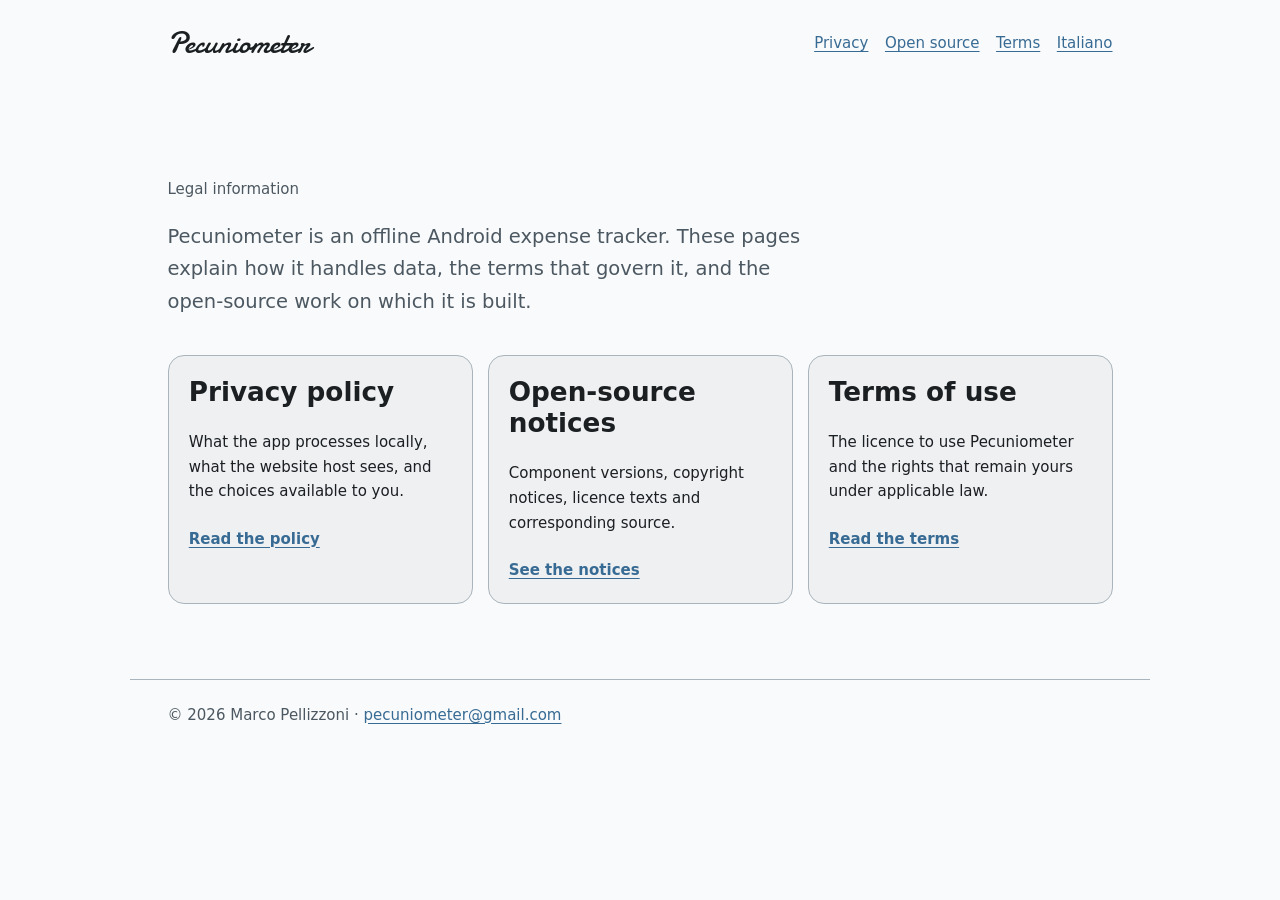
<file: index.html>
<!doctype html>
<html lang="en">

<head>
  <meta charset="utf-8">
  <meta name="viewport" content="width=device-width, initial-scale=1">
  <meta name="color-scheme" content="light dark">
  <meta name="description" content="Privacy, terms and open-source notices for Pecuniometer.">
  <title>Pecuniometer · Legal information</title>
  <link rel="stylesheet" href="assets/style.css">
</head>

<body>
  <a class="skip-link" href="#content">Skip to content</a>
  <header>
    <a class="brand" href="./">Pecuniometer</a>
    <nav aria-label="Legal documents">
      <a href="privacy/">Privacy</a>
      <a href="open-source/">Open source</a>
      <a href="terms/">Terms</a>
      <a lang="it" hreflang="it" href="it/">Italiano</a>
    </nav>
  </header>
  <main id="content">
    <p class="meta">Legal information</p>
    <p class="lede">
      Pecuniometer is an offline Android expense tracker. These pages explain
      how it handles data, the terms that govern it, and the open-source work
      on which it is built.
    </p>
    <div class="cards">
      <section class="card">
        <h2>Privacy policy</h2>
        <p>What the app processes locally, what the website host sees, and the choices available to you.</p>
        <a class="card-link" href="privacy/">Read the policy</a>
      </section>
      <section class="card">
        <h2>Open-source notices</h2>
        <p>Component versions, copyright notices, licence texts and corresponding source.</p>
        <a class="card-link" href="open-source/">See the notices</a>
      </section>
      <section class="card">
        <h2>Terms of use</h2>
        <p>The licence to use Pecuniometer and the rights that remain yours under applicable law.</p>
        <a class="card-link" href="terms/">Read the terms</a>
      </section>
    </div>
  </main>
  <footer>© 2026 Marco Pellizzoni · <a href="mailto:pecuniometer@gmail.com">pecuniometer@gmail.com</a></footer>
</body>

</html>
</file>
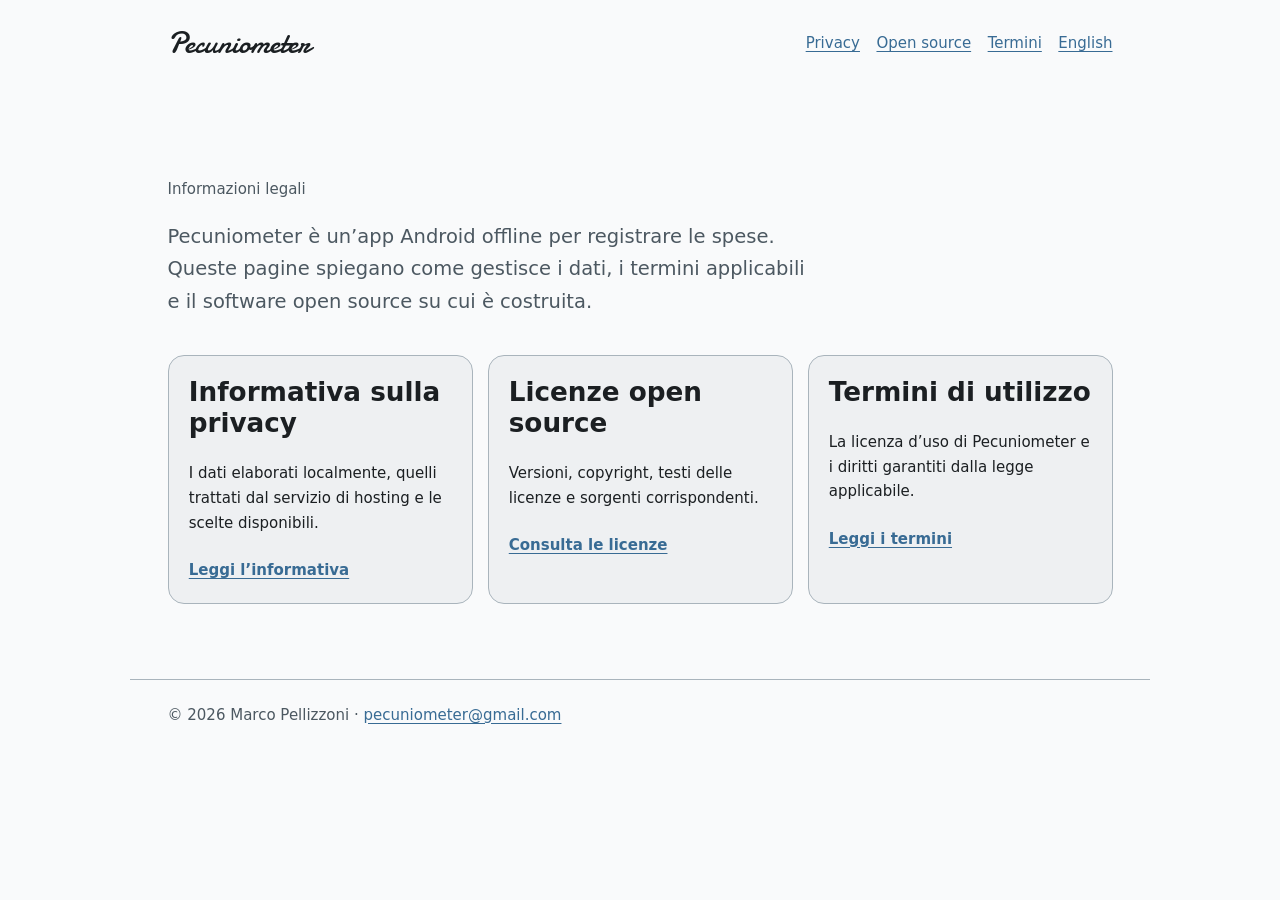
<file: it/index.html>
<!doctype html>
<html lang="it">

<head>
  <meta charset="utf-8">
  <meta name="viewport" content="width=device-width, initial-scale=1">
  <meta name="color-scheme" content="light dark">
  <meta name="description" content="Privacy, termini e licenze open source di Pecuniometer.">
  <title>Pecuniometer · Informazioni legali</title>
  <link rel="stylesheet" href="../assets/style.css">
</head>

<body>
  <a class="skip-link" href="#content">Vai al contenuto</a>
  <header>
    <a class="brand" href="./">Pecuniometer</a>
    <nav aria-label="Documenti legali">
      <a href="privacy/">Privacy</a>
      <a href="open-source/">Open source</a>
      <a href="terms/">Termini</a>
      <a lang="en" hreflang="en" href="../">English</a>
    </nav>
  </header>
  <main id="content">
    <p class="meta">Informazioni legali</p>
    <p class="lede">
      Pecuniometer è un’app Android offline per registrare le spese. Queste
      pagine spiegano come gestisce i dati, i termini applicabili e il software
      open source su cui è costruita.
    </p>
    <div class="cards">
      <section class="card">
        <h2>Informativa sulla privacy</h2>
        <p>I dati elaborati localmente, quelli trattati dal servizio di hosting e le scelte disponibili.</p>
        <a class="card-link" href="privacy/">Leggi l’informativa</a>
      </section>
      <section class="card">
        <h2>Licenze open source</h2>
        <p>Versioni, copyright, testi delle licenze e sorgenti corrispondenti.</p>
        <a class="card-link" href="open-source/">Consulta le licenze</a>
      </section>
      <section class="card">
        <h2>Termini di utilizzo</h2>
        <p>La licenza d’uso di Pecuniometer e i diritti garantiti dalla legge applicabile.</p>
        <a class="card-link" href="terms/">Leggi i termini</a>
      </section>
    </div>
  </main>
  <footer>© 2026 Marco Pellizzoni · <a href="mailto:pecuniometer@gmail.com">pecuniometer@gmail.com</a></footer>
</body>

</html>
</file>
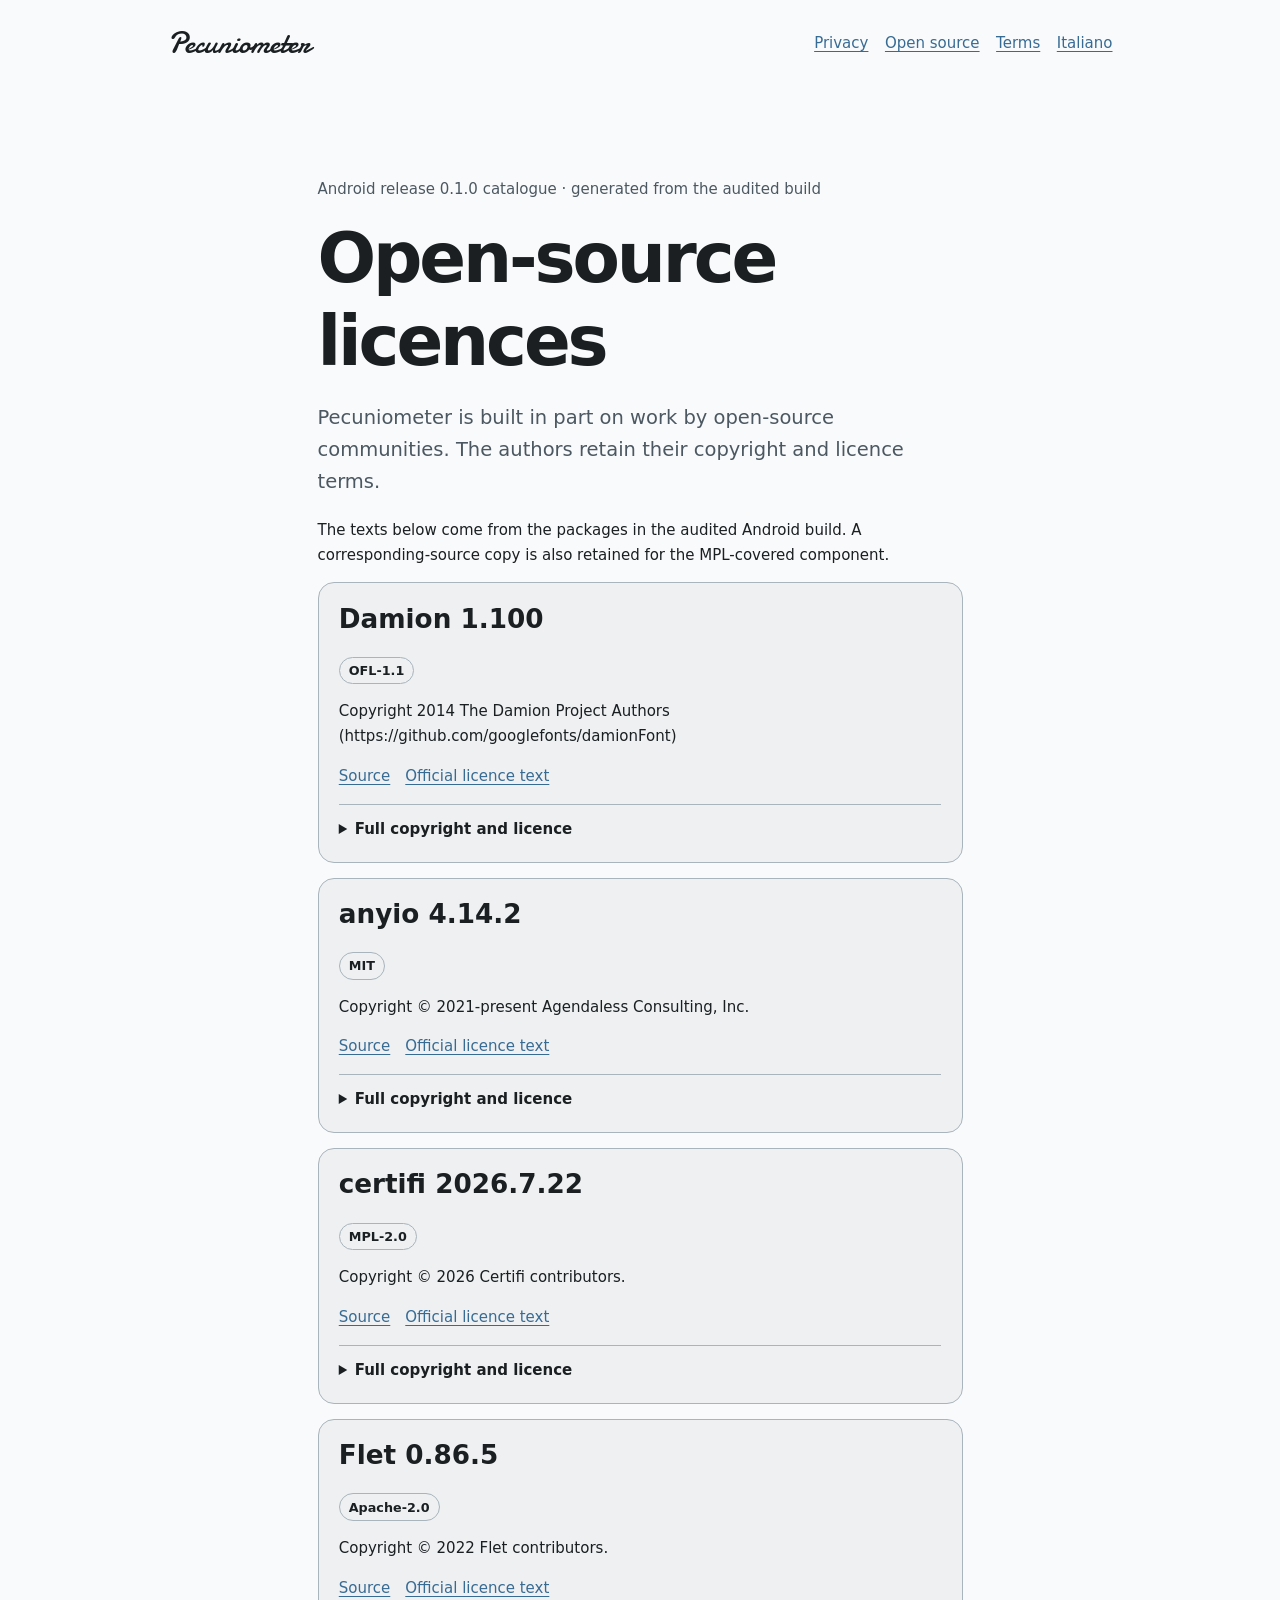
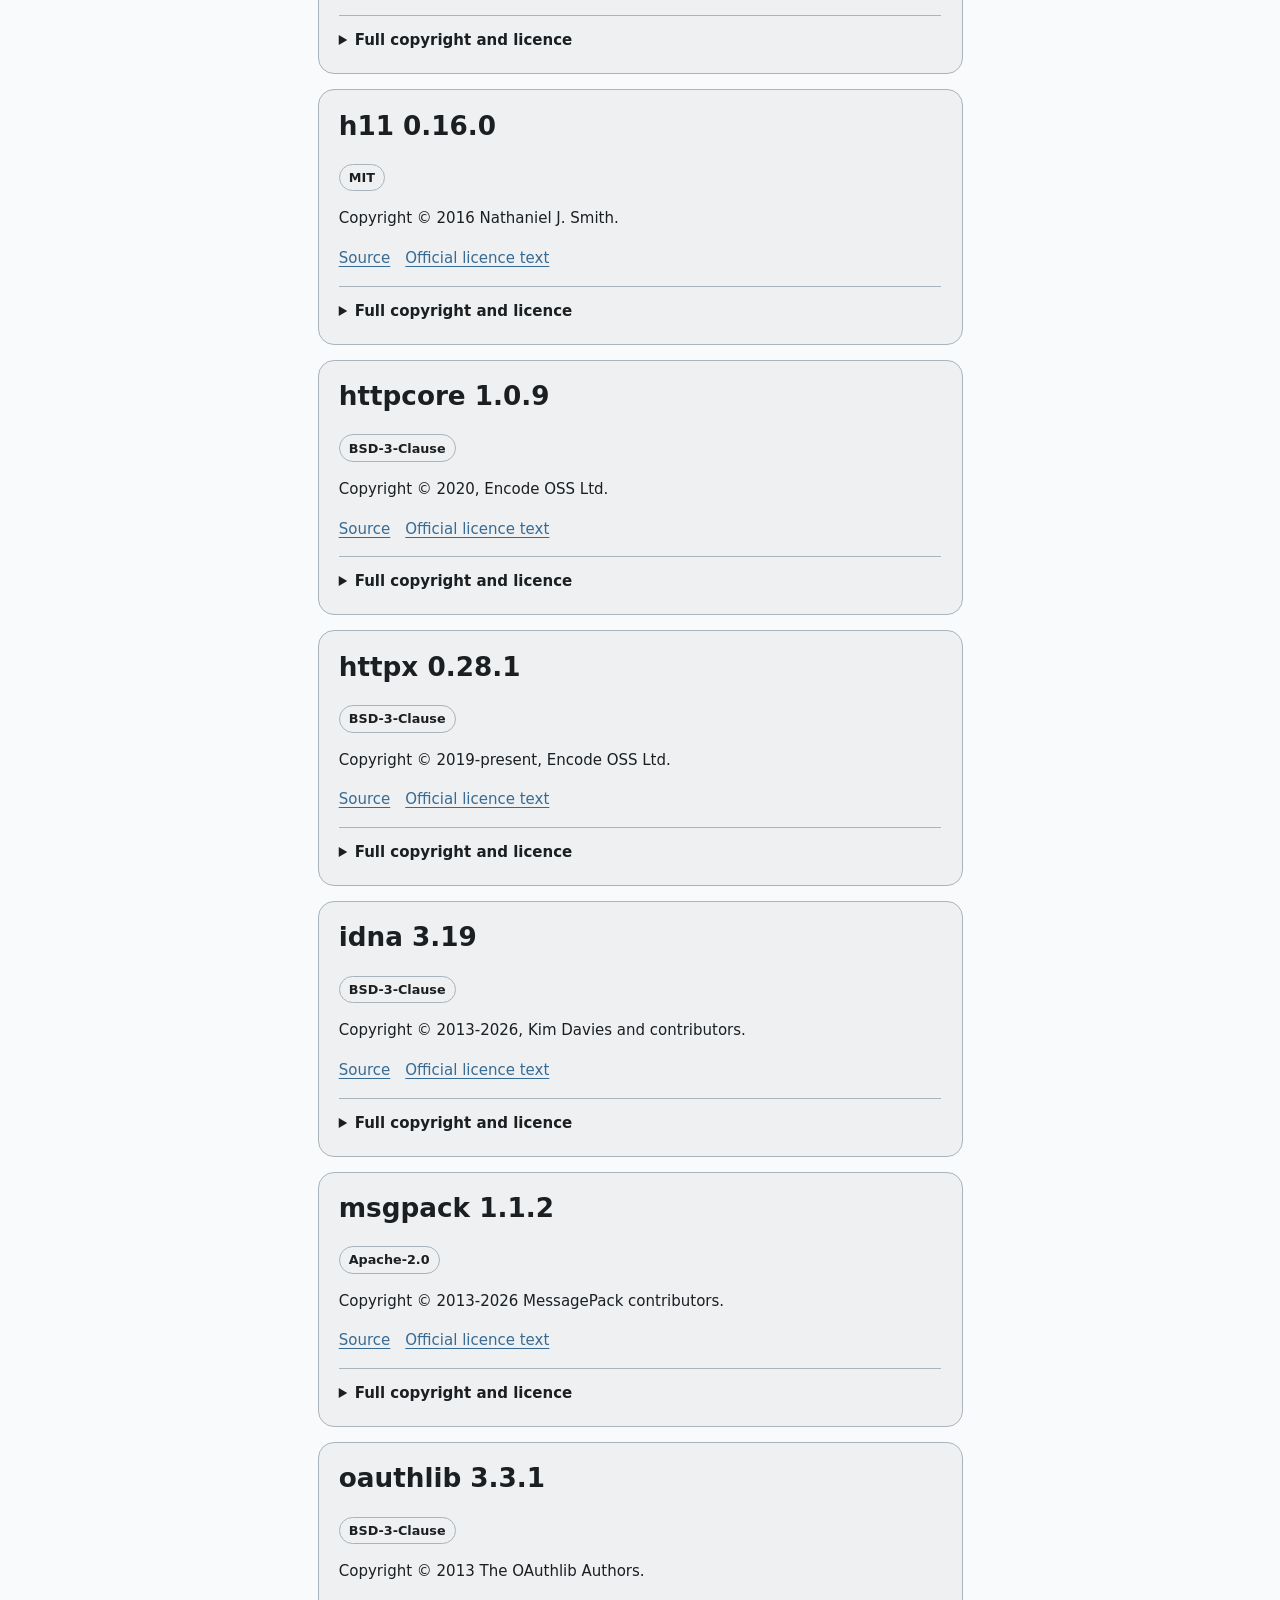
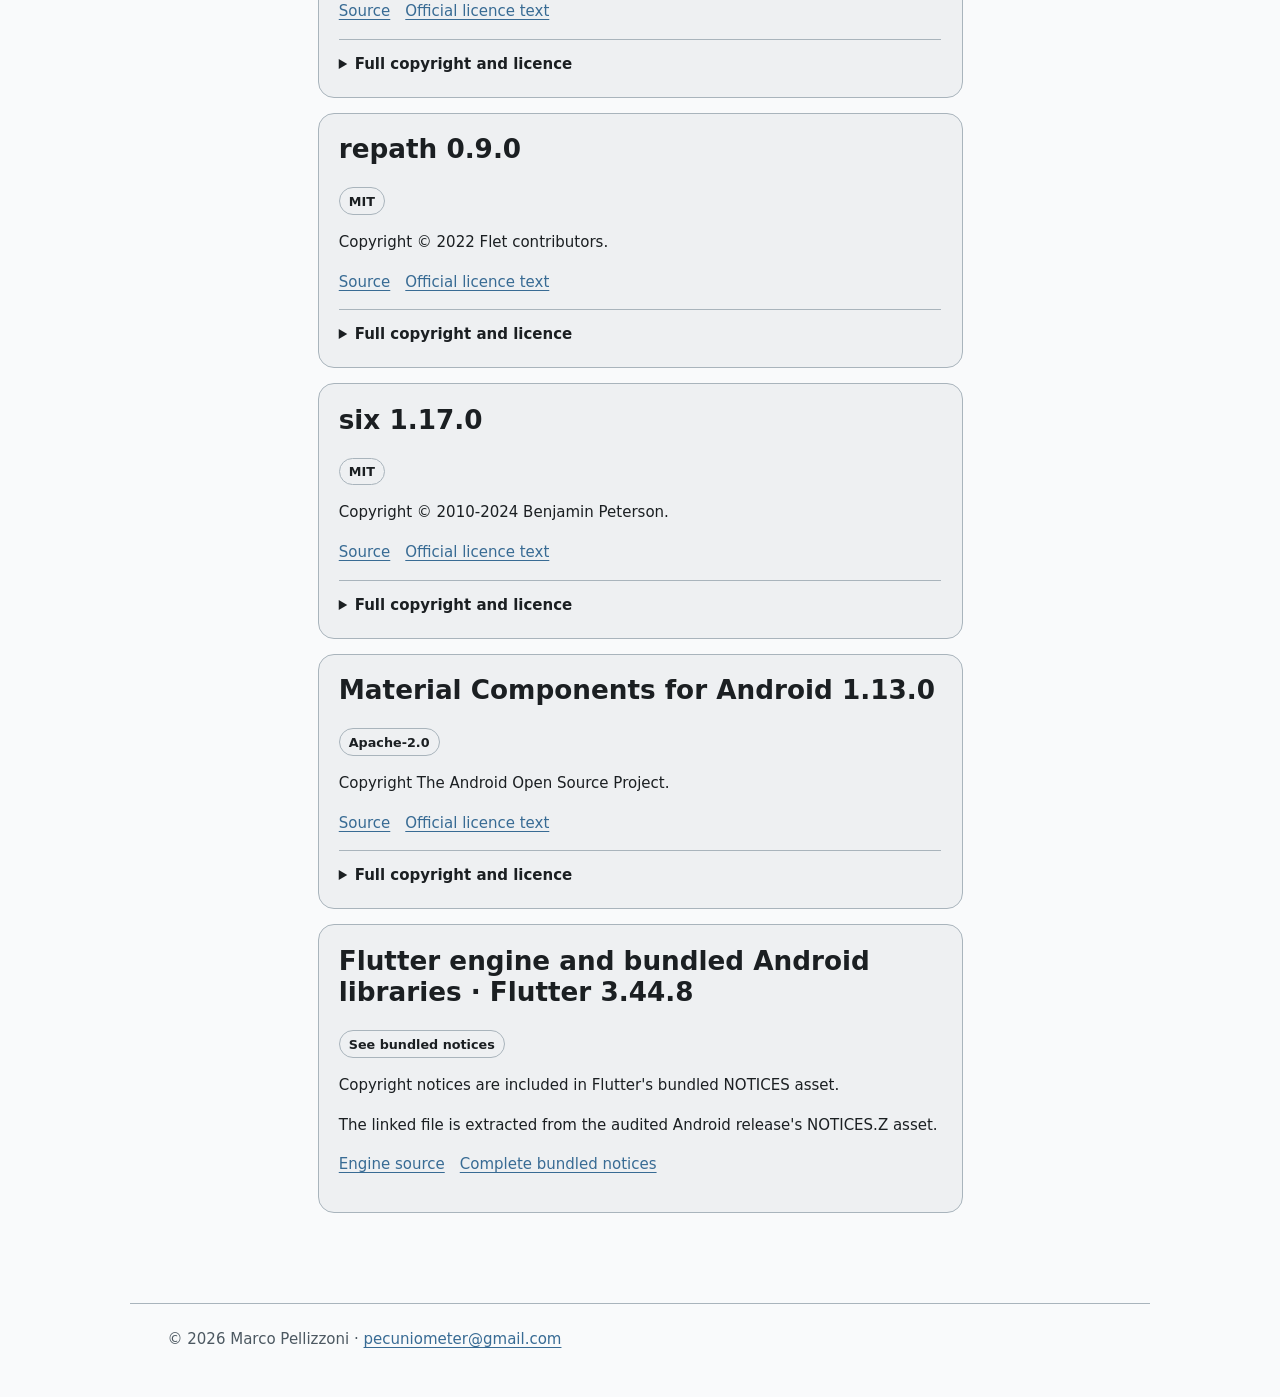
<file: open-source/index.html>
<!doctype html>
<html lang="en">
<head>
  <meta charset="utf-8">
  <meta name="viewport" content="width=device-width, initial-scale=1">
  <meta name="color-scheme" content="light dark">
  <meta name="description" content="Pecuniometer open-source licences and source code.">
  <title>Open-source licences · Pecuniometer</title>
  <link rel="stylesheet" href="../assets/style.css">
</head>
<body>
  <a class="skip-link" href="#content">Skip to content</a>
  <header>
    <a class="brand" href="../">Pecuniometer</a>
    <nav aria-label="Legal documents">
      <a href="../privacy/">Privacy</a>
      <a aria-current="page" href="./">Open source</a>
      <a href="../terms/">Terms</a>
      <a lang="it" hreflang="it" href="../it/open-source/">Italiano</a>
    </nav>
  </header>
  <main id="content" class="prose">
    <p class="meta">Android release 0.1.0 catalogue · generated from the audited build</p>
    <h1>Open-source licences</h1>
    <p class="lede">Pecuniometer is built in part on work by open-source communities. The authors retain their copyright and licence terms.</p>
    <p>The texts below come from the packages in the audited Android build. A corresponding-source copy is also retained for the MPL-covered component.</p>
    <section class="component">
      <h2>Damion 1.100</h2>
      <p><span class="badge">OFL-1.1</span></p>
      <p>Copyright 2014 The Damion Project Authors (https://github.com/googlefonts/damionFont)</p>
      <p class="actions">
        <a href="https://github.com/google/fonts/tree/main/ofl/damion">Source</a>
        <a href="https://github.com/google/fonts/blob/main/ofl/damion/OFL.txt">Official licence text</a>
      </p>
      <details>
        <summary>Full copyright and licence</summary>
        <pre>Copyright 2014 The Damion Project Authors (https://github.com/googlefonts/damionFont)

This Font Software is licensed under the SIL Open Font License, Version 1.1.
This license is copied below, and is also available with a FAQ at:
https://openfontlicense.org


-----------------------------------------------------------
SIL OPEN FONT LICENSE Version 1.1 - 26 February 2007
-----------------------------------------------------------

PREAMBLE
The goals of the Open Font License (OFL) are to stimulate worldwide
development of collaborative font projects, to support the font creation
efforts of academic and linguistic communities, and to provide a free and
open framework in which fonts may be shared and improved in partnership
with others.

The OFL allows the licensed fonts to be used, studied, modified and
redistributed freely as long as they are not sold by themselves. The
fonts, including any derivative works, can be bundled, embedded,
redistributed and/or sold with any software provided that any reserved
names are not used by derivative works. The fonts and derivatives,
however, cannot be released under any other type of license. The
requirement for fonts to remain under this license does not apply
to any document created using the fonts or their derivatives.

DEFINITIONS
&quot;Font Software&quot; refers to the set of files released by the Copyright
Holder(s) under this license and clearly marked as such. This may
include source files, build scripts and documentation.

&quot;Reserved Font Name&quot; refers to any names specified as such after the
copyright statement(s).

&quot;Original Version&quot; refers to the collection of Font Software components as
distributed by the Copyright Holder(s).

&quot;Modified Version&quot; refers to any derivative made by adding to, deleting,
or substituting -- in part or in whole -- any of the components of the
Original Version, by changing formats or by porting the Font Software to a
new environment.

&quot;Author&quot; refers to any designer, engineer, programmer, technical
writer or other person who contributed to the Font Software.

PERMISSION &amp; CONDITIONS
Permission is hereby granted, free of charge, to any person obtaining
a copy of the Font Software, to use, study, copy, merge, embed, modify,
redistribute, and sell modified and unmodified copies of the Font
Software, subject to the following conditions:

1) Neither the Font Software nor any of its individual components,
in Original or Modified Versions, may be sold by itself.

2) Original or Modified Versions of the Font Software may be bundled,
redistributed and/or sold with any software, provided that each copy
contains the above copyright notice and this license. These can be
included either as stand-alone text files, human-readable headers or
in the appropriate machine-readable metadata fields within text or
binary files as long as those fields can be easily viewed by the user.

3) No Modified Version of the Font Software may use the Reserved Font
Name(s) unless explicit written permission is granted by the corresponding
Copyright Holder. This restriction only applies to the primary font name as
presented to the users.

4) The name(s) of the Copyright Holder(s) or the Author(s) of the Font
Software shall not be used to promote, endorse or advertise any
Modified Version, except to acknowledge the contribution(s) of the
Copyright Holder(s) and the Author(s) or with their explicit written
permission.

5) The Font Software, modified or unmodified, in part or in whole,
must be distributed entirely under this license, and must not be
distributed under any other license. The requirement for fonts to
remain under this license does not apply to any document created
using the Font Software.

TERMINATION
This license becomes null and void if any of the above conditions are
not met.

DISCLAIMER
THE FONT SOFTWARE IS PROVIDED &quot;AS IS&quot;, WITHOUT WARRANTY OF ANY KIND,
EXPRESS OR IMPLIED, INCLUDING BUT NOT LIMITED TO ANY WARRANTIES OF
MERCHANTABILITY, FITNESS FOR A PARTICULAR PURPOSE AND NONINFRINGEMENT
OF COPYRIGHT, PATENT, TRADEMARK, OR OTHER RIGHT. IN NO EVENT SHALL THE
COPYRIGHT HOLDER BE LIABLE FOR ANY CLAIM, DAMAGES OR OTHER LIABILITY,
INCLUDING ANY GENERAL, SPECIAL, INDIRECT, INCIDENTAL, OR CONSEQUENTIAL
DAMAGES, WHETHER IN AN ACTION OF CONTRACT, TORT OR OTHERWISE, ARISING
FROM, OUT OF THE USE OR INABILITY TO USE THE FONT SOFTWARE OR FROM
OTHER DEALINGS IN THE FONT SOFTWARE.
</pre>
      </details>
    </section>
    <section class="component">
      <h2>anyio 4.14.2</h2>
      <p><span class="badge">MIT</span></p>
      <p>Copyright © 2021-present Agendaless Consulting, Inc.</p>
      <p class="actions">
        <a href="https://github.com/agronholm/anyio">Source</a>
        <a href="https://opensource.org/license/mit">Official licence text</a>
      </p>
      <details>
        <summary>Full copyright and licence</summary>
        <pre>The MIT License (MIT)

Copyright (c) 2018 Alex Grönholm

Permission is hereby granted, free of charge, to any person obtaining a copy of
this software and associated documentation files (the &quot;Software&quot;), to deal in
the Software without restriction, including without limitation the rights to
use, copy, modify, merge, publish, distribute, sublicense, and/or sell copies of
the Software, and to permit persons to whom the Software is furnished to do so,
subject to the following conditions:

The above copyright notice and this permission notice shall be included in all
copies or substantial portions of the Software.

THE SOFTWARE IS PROVIDED &quot;AS IS&quot;, WITHOUT WARRANTY OF ANY KIND, EXPRESS OR
IMPLIED, INCLUDING BUT NOT LIMITED TO THE WARRANTIES OF MERCHANTABILITY, FITNESS
FOR A PARTICULAR PURPOSE AND NONINFRINGEMENT. IN NO EVENT SHALL THE AUTHORS OR
COPYRIGHT HOLDERS BE LIABLE FOR ANY CLAIM, DAMAGES OR OTHER LIABILITY, WHETHER
IN AN ACTION OF CONTRACT, TORT OR OTHERWISE, ARISING FROM, OUT OF OR IN
CONNECTION WITH THE SOFTWARE OR THE USE OR OTHER DEALINGS IN THE SOFTWARE.
</pre>
      </details>
    </section>
    <section class="component">
      <h2>certifi 2026.7.22</h2>
      <p><span class="badge">MPL-2.0</span></p>
      <p>Copyright © 2026 Certifi contributors.</p>
      <p class="actions">
        <a href="../sources/certifi-2026.7.22.tar.gz">Source</a>
        <a href="https://www.mozilla.org/en-US/MPL/2.0/">Official licence text</a>
      </p>
      <details>
        <summary>Full copyright and licence</summary>
        <pre>This package contains a modified version of ca-bundle.crt:

ca-bundle.crt -- Bundle of CA Root Certificates

This is a bundle of X.509 certificates of public Certificate Authorities
(CA). These were automatically extracted from Mozilla&#x27;s root certificates
file (certdata.txt).  This file can be found in the mozilla source tree:
https://hg.mozilla.org/mozilla-central/file/tip/security/nss/lib/ckfw/builtins/certdata.txt
It contains the certificates in PEM format and therefore
can be directly used with curl / libcurl / php_curl, or with
an Apache+mod_ssl webserver for SSL client authentication.
Just configure this file as the SSLCACertificateFile.#

***** BEGIN LICENSE BLOCK *****
This Source Code Form is subject to the terms of the Mozilla Public License,
v. 2.0. If a copy of the MPL was not distributed with this file, You can obtain
one at http://mozilla.org/MPL/2.0/.

***** END LICENSE BLOCK *****
@(#) $RCSfile: certdata.txt,v $ $Revision: 1.80 $ $Date: 2011/11/03 15:11:58 $


--- Full Mozilla Public License 2.0 ---

Mozilla Public License Version 2.0
==================================

1. Definitions
--------------

1.1. &quot;Contributor&quot;
    means each individual or legal entity that creates, contributes to
    the creation of, or owns Covered Software.

1.2. &quot;Contributor Version&quot;
    means the combination of the Contributions of others (if any) used
    by a Contributor and that particular Contributor&#x27;s Contribution.

1.3. &quot;Contribution&quot;
    means Covered Software of a particular Contributor.

1.4. &quot;Covered Software&quot;
    means Source Code Form to which the initial Contributor has attached
    the notice in Exhibit A, the Executable Form of such Source Code
    Form, and Modifications of such Source Code Form, in each case
    including portions thereof.

1.5. &quot;Incompatible With Secondary Licenses&quot;
    means

    (a) that the initial Contributor has attached the notice described
        in Exhibit B to the Covered Software; or

    (b) that the Covered Software was made available under the terms of
        version 1.1 or earlier of the License, but not also under the
        terms of a Secondary License.

1.6. &quot;Executable Form&quot;
    means any form of the work other than Source Code Form.

1.7. &quot;Larger Work&quot;
    means a work that combines Covered Software with other material, in 
    a separate file or files, that is not Covered Software.

1.8. &quot;License&quot;
    means this document.

1.9. &quot;Licensable&quot;
    means having the right to grant, to the maximum extent possible,
    whether at the time of the initial grant or subsequently, any and
    all of the rights conveyed by this License.

1.10. &quot;Modifications&quot;
    means any of the following:

    (a) any file in Source Code Form that results from an addition to,
        deletion from, or modification of the contents of Covered
        Software; or

    (b) any new file in Source Code Form that contains any Covered
        Software.

1.11. &quot;Patent Claims&quot; of a Contributor
    means any patent claim(s), including without limitation, method,
    process, and apparatus claims, in any patent Licensable by such
    Contributor that would be infringed, but for the grant of the
    License, by the making, using, selling, offering for sale, having
    made, import, or transfer of either its Contributions or its
    Contributor Version.

1.12. &quot;Secondary License&quot;
    means either the GNU General Public License, Version 2.0, the GNU
    Lesser General Public License, Version 2.1, the GNU Affero General
    Public License, Version 3.0, or any later versions of those
    licenses.

1.13. &quot;Source Code Form&quot;
    means the form of the work preferred for making modifications.

1.14. &quot;You&quot; (or &quot;Your&quot;)
    means an individual or a legal entity exercising rights under this
    License. For legal entities, &quot;You&quot; includes any entity that
    controls, is controlled by, or is under common control with You. For
    purposes of this definition, &quot;control&quot; means (a) the power, direct
    or indirect, to cause the direction or management of such entity,
    whether by contract or otherwise, or (b) ownership of more than
    fifty percent (50%) of the outstanding shares or beneficial
    ownership of such entity.

2. License Grants and Conditions
--------------------------------

2.1. Grants

Each Contributor hereby grants You a world-wide, royalty-free,
non-exclusive license:

(a) under intellectual property rights (other than patent or trademark)
    Licensable by such Contributor to use, reproduce, make available,
    modify, display, perform, distribute, and otherwise exploit its
    Contributions, either on an unmodified basis, with Modifications, or
    as part of a Larger Work; and

(b) under Patent Claims of such Contributor to make, use, sell, offer
    for sale, have made, import, and otherwise transfer either its
    Contributions or its Contributor Version.

2.2. Effective Date

The licenses granted in Section 2.1 with respect to any Contribution
become effective for each Contribution on the date the Contributor first
distributes such Contribution.

2.3. Limitations on Grant Scope

The licenses granted in this Section 2 are the only rights granted under
this License. No additional rights or licenses will be implied from the
distribution or licensing of Covered Software under this License.
Notwithstanding Section 2.1(b) above, no patent license is granted by a
Contributor:

(a) for any code that a Contributor has removed from Covered Software;
    or

(b) for infringements caused by: (i) Your and any other third party&#x27;s
    modifications of Covered Software, or (ii) the combination of its
    Contributions with other software (except as part of its Contributor
    Version); or

(c) under Patent Claims infringed by Covered Software in the absence of
    its Contributions.

This License does not grant any rights in the trademarks, service marks,
or logos of any Contributor (except as may be necessary to comply with
the notice requirements in Section 3.4).

2.4. Subsequent Licenses

No Contributor makes additional grants as a result of Your choice to
distribute the Covered Software under a subsequent version of this
License (see Section 10.2) or under the terms of a Secondary License (if
permitted under the terms of Section 3.3).

2.5. Representation

Each Contributor represents that the Contributor believes its
Contributions are its original creation(s) or it has sufficient rights
to grant the rights to its Contributions conveyed by this License.

2.6. Fair Use

This License is not intended to limit any rights You have under
applicable copyright doctrines of fair use, fair dealing, or other
equivalents.

2.7. Conditions

Sections 3.1, 3.2, 3.3, and 3.4 are conditions of the licenses granted
in Section 2.1.

3. Responsibilities
-------------------

3.1. Distribution of Source Form

All distribution of Covered Software in Source Code Form, including any
Modifications that You create or to which You contribute, must be under
the terms of this License. You must inform recipients that the Source
Code Form of the Covered Software is governed by the terms of this
License, and how they can obtain a copy of this License. You may not
attempt to alter or restrict the recipients&#x27; rights in the Source Code
Form.

3.2. Distribution of Executable Form

If You distribute Covered Software in Executable Form then:

(a) such Covered Software must also be made available in Source Code
    Form, as described in Section 3.1, and You must inform recipients of
    the Executable Form how they can obtain a copy of such Source Code
    Form by reasonable means in a timely manner, at a charge no more
    than the cost of distribution to the recipient; and

(b) You may distribute such Executable Form under the terms of this
    License, or sublicense it under different terms, provided that the
    license for the Executable Form does not attempt to limit or alter
    the recipients&#x27; rights in the Source Code Form under this License.

3.3. Distribution of a Larger Work

You may create and distribute a Larger Work under terms of Your choice,
provided that You also comply with the requirements of this License for
the Covered Software. If the Larger Work is a combination of Covered
Software with a work governed by one or more Secondary Licenses, and the
Covered Software is not Incompatible With Secondary Licenses, this
License permits You to additionally distribute such Covered Software
under the terms of such Secondary License(s), so that the recipient of
the Larger Work may, at their option, further distribute the Covered
Software under the terms of either this License or such Secondary
License(s).

3.4. Notices

You may not remove or alter the substance of any license notices
(including copyright notices, patent notices, disclaimers of warranty,
or limitations of liability) contained within the Source Code Form of
the Covered Software, except that You may alter any license notices to
the extent required to remedy known factual inaccuracies.

3.5. Application of Additional Terms

You may choose to offer, and to charge a fee for, warranty, support,
indemnity or liability obligations to one or more recipients of Covered
Software. However, You may do so only on Your own behalf, and not on
behalf of any Contributor. You must make it absolutely clear that any
such warranty, support, indemnity, or liability obligation is offered by
You alone, and You hereby agree to indemnify every Contributor for any
liability incurred by such Contributor as a result of warranty, support,
indemnity or liability terms You offer. You may include additional
disclaimers of warranty and limitations of liability specific to any
jurisdiction.

4. Inability to Comply Due to Statute or Regulation
---------------------------------------------------

If it is impossible for You to comply with any of the terms of this
License with respect to some or all of the Covered Software due to
statute, judicial order, or regulation then You must: (a) comply with
the terms of this License to the maximum extent possible; and (b)
describe the limitations and the code they affect. Such description must
be placed in a text file included with all distributions of the Covered
Software under this License. Except to the extent prohibited by statute
or regulation, such description must be sufficiently detailed for a
recipient of ordinary skill to be able to understand it.

5. Termination
--------------

5.1. The rights granted under this License will terminate automatically
if You fail to comply with any of its terms. However, if You become
compliant, then the rights granted under this License from a particular
Contributor are reinstated (a) provisionally, unless and until such
Contributor explicitly and finally terminates Your grants, and (b) on an
ongoing basis, if such Contributor fails to notify You of the
non-compliance by some reasonable means prior to 60 days after You have
come back into compliance. Moreover, Your grants from a particular
Contributor are reinstated on an ongoing basis if such Contributor
notifies You of the non-compliance by some reasonable means, this is the
first time You have received notice of non-compliance with this License
from such Contributor, and You become compliant prior to 30 days after
Your receipt of the notice.

5.2. If You initiate litigation against any entity by asserting a patent
infringement claim (excluding declaratory judgment actions,
counter-claims, and cross-claims) alleging that a Contributor Version
directly or indirectly infringes any patent, then the rights granted to
You by any and all Contributors for the Covered Software under Section
2.1 of this License shall terminate.

5.3. In the event of termination under Sections 5.1 or 5.2 above, all
end user license agreements (excluding distributors and resellers) which
have been validly granted by You or Your distributors under this License
prior to termination shall survive termination.

************************************************************************
*                                                                      *
*  6. Disclaimer of Warranty                                           *
*  -------------------------                                           *
*                                                                      *
*  Covered Software is provided under this License on an &quot;as is&quot;       *
*  basis, without warranty of any kind, either expressed, implied, or  *
*  statutory, including, without limitation, warranties that the       *
*  Covered Software is free of defects, merchantable, fit for a        *
*  particular purpose or non-infringing. The entire risk as to the     *
*  quality and performance of the Covered Software is with You.        *
*  Should any Covered Software prove defective in any respect, You     *
*  (not any Contributor) assume the cost of any necessary servicing,   *
*  repair, or correction. This disclaimer of warranty constitutes an   *
*  essential part of this License. No use of any Covered Software is   *
*  authorized under this License except under this disclaimer.         *
*                                                                      *
************************************************************************

************************************************************************
*                                                                      *
*  7. Limitation of Liability                                          *
*  --------------------------                                          *
*                                                                      *
*  Under no circumstances and under no legal theory, whether tort      *
*  (including negligence), contract, or otherwise, shall any           *
*  Contributor, or anyone who distributes Covered Software as          *
*  permitted above, be liable to You for any direct, indirect,         *
*  special, incidental, or consequential damages of any character      *
*  including, without limitation, damages for lost profits, loss of    *
*  goodwill, work stoppage, computer failure or malfunction, or any    *
*  and all other commercial damages or losses, even if such party      *
*  shall have been informed of the possibility of such damages. This   *
*  limitation of liability shall not apply to liability for death or   *
*  personal injury resulting from such party&#x27;s negligence to the       *
*  extent applicable law prohibits such limitation. Some               *
*  jurisdictions do not allow the exclusion or limitation of           *
*  incidental or consequential damages, so this exclusion and          *
*  limitation may not apply to You.                                    *
*                                                                      *
************************************************************************

8. Litigation
-------------

Any litigation relating to this License may be brought only in the
courts of a jurisdiction where the defendant maintains its principal
place of business and such litigation shall be governed by laws of that
jurisdiction, without reference to its conflict-of-law provisions.
Nothing in this Section shall prevent a party&#x27;s ability to bring
cross-claims or counter-claims.

9. Miscellaneous
----------------

This License represents the complete agreement concerning the subject
matter hereof. If any provision of this License is held to be
unenforceable, such provision shall be reformed only to the extent
necessary to make it enforceable. Any law or regulation which provides
that the language of a contract shall be construed against the drafter
shall not be used to construe this License against a Contributor.

10. Versions of the License
---------------------------

10.1. New Versions

Mozilla Foundation is the license steward. Except as provided in Section
10.3, no one other than the license steward has the right to modify or
publish new versions of this License. Each version will be given a
distinguishing version number.

10.2. Effect of New Versions

You may distribute the Covered Software under the terms of the version
of the License under which You originally received the Covered Software,
or under the terms of any subsequent version published by the license
steward.

10.3. Modified Versions

If you create software not governed by this License, and you want to
create a new license for such software, you may create and use a
modified version of this License if you rename the license and remove
any references to the name of the license steward (except to note that
such modified license differs from this License).

10.4. Distributing Source Code Form that is Incompatible With Secondary
Licenses

If You choose to distribute Source Code Form that is Incompatible With
Secondary Licenses under the terms of this version of the License, the
notice described in Exhibit B of this License must be attached.

Exhibit A - Source Code Form License Notice
-------------------------------------------

  This Source Code Form is subject to the terms of the Mozilla Public
  License, v. 2.0. If a copy of the MPL was not distributed with this
  file, You can obtain one at http://mozilla.org/MPL/2.0/.

If it is not possible or desirable to put the notice in a particular
file, then You may include the notice in a location (such as a LICENSE
file in a relevant directory) where a recipient would be likely to look
for such a notice.

You may add additional accurate notices of copyright ownership.

Exhibit B - &quot;Incompatible With Secondary Licenses&quot; Notice
---------------------------------------------------------

  This Source Code Form is &quot;Incompatible With Secondary Licenses&quot;, as
  defined by the Mozilla Public License, v. 2.0.
</pre>
      </details>
    </section>
    <section class="component">
      <h2>Flet 0.86.5</h2>
      <p><span class="badge">Apache-2.0</span></p>
      <p>Copyright © 2022 Flet contributors.</p>
      <p class="actions">
        <a href="https://github.com/flet-dev/flet">Source</a>
        <a href="https://www.apache.org/licenses/LICENSE-2.0">Official licence text</a>
      </p>
      <details>
        <summary>Full copyright and licence</summary>
        <pre>
                                 Apache License
                           Version 2.0, January 2004
                        http://www.apache.org/licenses/

   TERMS AND CONDITIONS FOR USE, REPRODUCTION, AND DISTRIBUTION

   1. Definitions.

      &quot;License&quot; shall mean the terms and conditions for use, reproduction,
      and distribution as defined by Sections 1 through 9 of this document.

      &quot;Licensor&quot; shall mean the copyright owner or entity authorized by
      the copyright owner that is granting the License.

      &quot;Legal Entity&quot; shall mean the union of the acting entity and all
      other entities that control, are controlled by, or are under common
      control with that entity. For the purposes of this definition,
      &quot;control&quot; means (i) the power, direct or indirect, to cause the
      direction or management of such entity, whether by contract or
      otherwise, or (ii) ownership of fifty percent (50%) or more of the
      outstanding shares, or (iii) beneficial ownership of such entity.

      &quot;You&quot; (or &quot;Your&quot;) shall mean an individual or Legal Entity
      exercising permissions granted by this License.

      &quot;Source&quot; form shall mean the preferred form for making modifications,
      including but not limited to software source code, documentation
      source, and configuration files.

      &quot;Object&quot; form shall mean any form resulting from mechanical
      transformation or translation of a Source form, including but
      not limited to compiled object code, generated documentation,
      and conversions to other media types.

      &quot;Work&quot; shall mean the work of authorship, whether in Source or
      Object form, made available under the License, as indicated by a
      copyright notice that is included in or attached to the work
      (an example is provided in the Appendix below).

      &quot;Derivative Works&quot; shall mean any work, whether in Source or Object
      form, that is based on (or derived from) the Work and for which the
      editorial revisions, annotations, elaborations, or other modifications
      represent, as a whole, an original work of authorship. For the purposes
      of this License, Derivative Works shall not include works that remain
      separable from, or merely link (or bind by name) to the interfaces of,
      the Work and Derivative Works thereof.

      &quot;Contribution&quot; shall mean any work of authorship, including
      the original version of the Work and any modifications or additions
      to that Work or Derivative Works thereof, that is intentionally
      submitted to Licensor for inclusion in the Work by the copyright owner
      or by an individual or Legal Entity authorized to submit on behalf of
      the copyright owner. For the purposes of this definition, &quot;submitted&quot;
      means any form of electronic, verbal, or written communication sent
      to the Licensor or its representatives, including but not limited to
      communication on electronic mailing lists, source code control systems,
      and issue tracking systems that are managed by, or on behalf of, the
      Licensor for the purpose of discussing and improving the Work, but
      excluding communication that is conspicuously marked or otherwise
      designated in writing by the copyright owner as &quot;Not a Contribution.&quot;

      &quot;Contributor&quot; shall mean Licensor and any individual or Legal Entity
      on behalf of whom a Contribution has been received by Licensor and
      subsequently incorporated within the Work.

   2. Grant of Copyright License. Subject to the terms and conditions of
      this License, each Contributor hereby grants to You a perpetual,
      worldwide, non-exclusive, no-charge, royalty-free, irrevocable
      copyright license to reproduce, prepare Derivative Works of,
      publicly display, publicly perform, sublicense, and distribute the
      Work and such Derivative Works in Source or Object form.

   3. Grant of Patent License. Subject to the terms and conditions of
      this License, each Contributor hereby grants to You a perpetual,
      worldwide, non-exclusive, no-charge, royalty-free, irrevocable
      (except as stated in this section) patent license to make, have made,
      use, offer to sell, sell, import, and otherwise transfer the Work,
      where such license applies only to those patent claims licensable
      by such Contributor that are necessarily infringed by their
      Contribution(s) alone or by combination of their Contribution(s)
      with the Work to which such Contribution(s) was submitted. If You
      institute patent litigation against any entity (including a
      cross-claim or counterclaim in a lawsuit) alleging that the Work
      or a Contribution incorporated within the Work constitutes direct
      or contributory patent infringement, then any patent licenses
      granted to You under this License for that Work shall terminate
      as of the date such litigation is filed.

   4. Redistribution. You may reproduce and distribute copies of the
      Work or Derivative Works thereof in any medium, with or without
      modifications, and in Source or Object form, provided that You
      meet the following conditions:

      (a) You must give any other recipients of the Work or
          Derivative Works a copy of this License; and

      (b) You must cause any modified files to carry prominent notices
          stating that You changed the files; and

      (c) You must retain, in the Source form of any Derivative Works
          that You distribute, all copyright, patent, trademark, and
          attribution notices from the Source form of the Work,
          excluding those notices that do not pertain to any part of
          the Derivative Works; and

      (d) If the Work includes a &quot;NOTICE&quot; text file as part of its
          distribution, then any Derivative Works that You distribute must
          include a readable copy of the attribution notices contained
          within such NOTICE file, excluding those notices that do not
          pertain to any part of the Derivative Works, in at least one
          of the following places: within a NOTICE text file distributed
          as part of the Derivative Works; within the Source form or
          documentation, if provided along with the Derivative Works; or,
          within a display generated by the Derivative Works, if and
          wherever such third-party notices normally appear. The contents
          of the NOTICE file are for informational purposes only and
          do not modify the License. You may add Your own attribution
          notices within Derivative Works that You distribute, alongside
          or as an addendum to the NOTICE text from the Work, provided
          that such additional attribution notices cannot be construed
          as modifying the License.

      You may add Your own copyright statement to Your modifications and
      may provide additional or different license terms and conditions
      for use, reproduction, or distribution of Your modifications, or
      for any such Derivative Works as a whole, provided Your use,
      reproduction, and distribution of the Work otherwise complies with
      the conditions stated in this License.

   5. Submission of Contributions. Unless You explicitly state otherwise,
      any Contribution intentionally submitted for inclusion in the Work
      by You to the Licensor shall be under the terms and conditions of
      this License, without any additional terms or conditions.
      Notwithstanding the above, nothing herein shall supersede or modify
      the terms of any separate license agreement you may have executed
      with Licensor regarding such Contributions.

   6. Trademarks. This License does not grant permission to use the trade
      names, trademarks, service marks, or product names of the Licensor,
      except as required for reasonable and customary use in describing the
      origin of the Work and reproducing the content of the NOTICE file.

   7. Disclaimer of Warranty. Unless required by applicable law or
      agreed to in writing, Licensor provides the Work (and each
      Contributor provides its Contributions) on an &quot;AS IS&quot; BASIS,
      WITHOUT WARRANTIES OR CONDITIONS OF ANY KIND, either express or
      implied, including, without limitation, any warranties or conditions
      of TITLE, NON-INFRINGEMENT, MERCHANTABILITY, or FITNESS FOR A
      PARTICULAR PURPOSE. You are solely responsible for determining the
      appropriateness of using or redistributing the Work and assume any
      risks associated with Your exercise of permissions under this License.

   8. Limitation of Liability. In no event and under no legal theory,
      whether in tort (including negligence), contract, or otherwise,
      unless required by applicable law (such as deliberate and grossly
      negligent acts) or agreed to in writing, shall any Contributor be
      liable to You for damages, including any direct, indirect, special,
      incidental, or consequential damages of any character arising as a
      result of this License or out of the use or inability to use the
      Work (including but not limited to damages for loss of goodwill,
      work stoppage, computer failure or malfunction, or any and all
      other commercial damages or losses), even if such Contributor
      has been advised of the possibility of such damages.

   9. Accepting Warranty or Additional Liability. While redistributing
      the Work or Derivative Works thereof, You may choose to offer,
      and charge a fee for, acceptance of support, warranty, indemnity,
      or other liability obligations and/or rights consistent with this
      License. However, in accepting such obligations, You may act only
      on Your own behalf and on Your sole responsibility, not on behalf
      of any other Contributor, and only if You agree to indemnify,
      defend, and hold each Contributor harmless for any liability
      incurred by, or claims asserted against, such Contributor by reason
      of your accepting any such warranty or additional liability.

   END OF TERMS AND CONDITIONS

   APPENDIX: How to apply the Apache License to your work.

      To apply the Apache License to your work, attach the following
      boilerplate notice, with the fields enclosed by brackets &quot;[]&quot;
      replaced with your own identifying information. (Don&#x27;t include
      the brackets!)  The text should be enclosed in the appropriate
      comment syntax for the file format. We also recommend that a
      file or class name and description of purpose be included on the
      same &quot;printed page&quot; as the copyright notice for easier
      identification within third-party archives.

   Copyright [yyyy] [name of copyright owner]

   Licensed under the Apache License, Version 2.0 (the &quot;License&quot;);
   you may not use this file except in compliance with the License.
   You may obtain a copy of the License at

       http://www.apache.org/licenses/LICENSE-2.0

   Unless required by applicable law or agreed to in writing, software
   distributed under the License is distributed on an &quot;AS IS&quot; BASIS,
   WITHOUT WARRANTIES OR CONDITIONS OF ANY KIND, either express or implied.
   See the License for the specific language governing permissions and
   limitations under the License.
</pre>
      </details>
    </section>
    <section class="component">
      <h2>h11 0.16.0</h2>
      <p><span class="badge">MIT</span></p>
      <p>Copyright © 2016 Nathaniel J. Smith.</p>
      <p class="actions">
        <a href="https://github.com/python-hyper/h11">Source</a>
        <a href="https://opensource.org/license/mit">Official licence text</a>
      </p>
      <details>
        <summary>Full copyright and licence</summary>
        <pre>The MIT License (MIT)

Copyright (c) 2016 Nathaniel J. Smith &lt;njs@pobox.com&gt; and other contributors

Permission is hereby granted, free of charge, to any person obtaining
a copy of this software and associated documentation files (the
&quot;Software&quot;), to deal in the Software without restriction, including
without limitation the rights to use, copy, modify, merge, publish,
distribute, sublicense, and/or sell copies of the Software, and to
permit persons to whom the Software is furnished to do so, subject to
the following conditions:

The above copyright notice and this permission notice shall be
included in all copies or substantial portions of the Software.

THE SOFTWARE IS PROVIDED &quot;AS IS&quot;, WITHOUT WARRANTY OF ANY KIND,
EXPRESS OR IMPLIED, INCLUDING BUT NOT LIMITED TO THE WARRANTIES OF
MERCHANTABILITY, FITNESS FOR A PARTICULAR PURPOSE AND
NONINFRINGEMENT. IN NO EVENT SHALL THE AUTHORS OR COPYRIGHT HOLDERS BE
LIABLE FOR ANY CLAIM, DAMAGES OR OTHER LIABILITY, WHETHER IN AN ACTION
OF CONTRACT, TORT OR OTHERWISE, ARISING FROM, OUT OF OR IN CONNECTION
WITH THE SOFTWARE OR THE USE OR OTHER DEALINGS IN THE SOFTWARE.
</pre>
      </details>
    </section>
    <section class="component">
      <h2>httpcore 1.0.9</h2>
      <p><span class="badge">BSD-3-Clause</span></p>
      <p>Copyright © 2020, Encode OSS Ltd.</p>
      <p class="actions">
        <a href="https://github.com/encode/httpcore">Source</a>
        <a href="https://opensource.org/license/bsd-3-clause">Official licence text</a>
      </p>
      <details>
        <summary>Full copyright and licence</summary>
        <pre>Copyright © 2020, [Encode OSS Ltd](https://www.encode.io/).
All rights reserved.

Redistribution and use in source and binary forms, with or without
modification, are permitted provided that the following conditions are met:

* Redistributions of source code must retain the above copyright notice, this
  list of conditions and the following disclaimer.

* Redistributions in binary form must reproduce the above copyright notice,
  this list of conditions and the following disclaimer in the documentation
  and/or other materials provided with the distribution.

* Neither the name of the copyright holder nor the names of its
  contributors may be used to endorse or promote products derived from
  this software without specific prior written permission.

THIS SOFTWARE IS PROVIDED BY THE COPYRIGHT HOLDERS AND CONTRIBUTORS &quot;AS IS&quot;
AND ANY EXPRESS OR IMPLIED WARRANTIES, INCLUDING, BUT NOT LIMITED TO, THE
IMPLIED WARRANTIES OF MERCHANTABILITY AND FITNESS FOR A PARTICULAR PURPOSE ARE
DISCLAIMED. IN NO EVENT SHALL THE COPYRIGHT HOLDER OR CONTRIBUTORS BE LIABLE
FOR ANY DIRECT, INDIRECT, INCIDENTAL, SPECIAL, EXEMPLARY, OR CONSEQUENTIAL
DAMAGES (INCLUDING, BUT NOT LIMITED TO, PROCUREMENT OF SUBSTITUTE GOODS OR
SERVICES; LOSS OF USE, DATA, OR PROFITS; OR BUSINESS INTERRUPTION) HOWEVER
CAUSED AND ON ANY THEORY OF LIABILITY, WHETHER IN CONTRACT, STRICT LIABILITY,
OR TORT (INCLUDING NEGLIGENCE OR OTHERWISE) ARISING IN ANY WAY OUT OF THE USE
OF THIS SOFTWARE, EVEN IF ADVISED OF THE POSSIBILITY OF SUCH DAMAGE.
</pre>
      </details>
    </section>
    <section class="component">
      <h2>httpx 0.28.1</h2>
      <p><span class="badge">BSD-3-Clause</span></p>
      <p>Copyright © 2019-present, Encode OSS Ltd.</p>
      <p class="actions">
        <a href="https://github.com/encode/httpx">Source</a>
        <a href="https://opensource.org/license/bsd-3-clause">Official licence text</a>
      </p>
      <details>
        <summary>Full copyright and licence</summary>
        <pre>Copyright © 2019, [Encode OSS Ltd](https://www.encode.io/).
All rights reserved.

Redistribution and use in source and binary forms, with or without modification, are permitted provided that the following conditions are met:

* Redistributions of source code must retain the above copyright notice, this list of conditions and the following disclaimer.

* Redistributions in binary form must reproduce the above copyright notice, this list of conditions and the following disclaimer in the documentation and/or other materials provided with the distribution.

* Neither the name of the copyright holder nor the names of its contributors may be used to endorse or promote products derived from this software without specific prior written permission.

THIS SOFTWARE IS PROVIDED BY THE COPYRIGHT HOLDERS AND CONTRIBUTORS &quot;AS IS&quot; AND ANY EXPRESS OR IMPLIED WARRANTIES, INCLUDING, BUT NOT LIMITED TO, THE IMPLIED WARRANTIES OF MERCHANTABILITY AND FITNESS FOR A PARTICULAR PURPOSE ARE DISCLAIMED. IN NO EVENT SHALL THE COPYRIGHT HOLDER OR CONTRIBUTORS BE LIABLE FOR ANY DIRECT, INDIRECT, INCIDENTAL, SPECIAL, EXEMPLARY, OR CONSEQUENTIAL DAMAGES (INCLUDING, BUT NOT LIMITED TO, PROCUREMENT OF SUBSTITUTE GOODS OR SERVICES; LOSS OF USE, DATA, OR PROFITS; OR BUSINESS INTERRUPTION) HOWEVER CAUSED AND ON ANY THEORY OF LIABILITY, WHETHER IN CONTRACT, STRICT LIABILITY, OR TORT (INCLUDING NEGLIGENCE OR OTHERWISE) ARISING IN ANY WAY OUT OF THE USE OF THIS SOFTWARE, EVEN IF ADVISED OF THE POSSIBILITY OF SUCH DAMAGE.
</pre>
      </details>
    </section>
    <section class="component">
      <h2>idna 3.19</h2>
      <p><span class="badge">BSD-3-Clause</span></p>
      <p>Copyright © 2013-2026, Kim Davies and contributors.</p>
      <p class="actions">
        <a href="https://github.com/kjd/idna">Source</a>
        <a href="https://opensource.org/license/bsd-3-clause">Official licence text</a>
      </p>
      <details>
        <summary>Full copyright and licence</summary>
        <pre>BSD 3-Clause License

Copyright (c) 2013-2026, Kim Davies and contributors.
All rights reserved.

Redistribution and use in source and binary forms, with or without
modification, are permitted provided that the following conditions are
met:

1. Redistributions of source code must retain the above copyright
   notice, this list of conditions and the following disclaimer.

2. Redistributions in binary form must reproduce the above copyright
   notice, this list of conditions and the following disclaimer in the
   documentation and/or other materials provided with the distribution.

3. Neither the name of the copyright holder nor the names of its
   contributors may be used to endorse or promote products derived from
   this software without specific prior written permission.

THIS SOFTWARE IS PROVIDED BY THE COPYRIGHT HOLDERS AND CONTRIBUTORS
&quot;AS IS&quot; AND ANY EXPRESS OR IMPLIED WARRANTIES, INCLUDING, BUT NOT
LIMITED TO, THE IMPLIED WARRANTIES OF MERCHANTABILITY AND FITNESS FOR
A PARTICULAR PURPOSE ARE DISCLAIMED. IN NO EVENT SHALL THE COPYRIGHT
HOLDER OR CONTRIBUTORS BE LIABLE FOR ANY DIRECT, INDIRECT, INCIDENTAL,
SPECIAL, EXEMPLARY, OR CONSEQUENTIAL DAMAGES (INCLUDING, BUT NOT LIMITED
TO, PROCUREMENT OF SUBSTITUTE GOODS OR SERVICES; LOSS OF USE, DATA, OR
PROFITS; OR BUSINESS INTERRUPTION) HOWEVER CAUSED AND ON ANY THEORY OF
LIABILITY, WHETHER IN CONTRACT, STRICT LIABILITY, OR TORT (INCLUDING
NEGLIGENCE OR OTHERWISE) ARISING IN ANY WAY OUT OF THE USE OF THIS
SOFTWARE, EVEN IF ADVISED OF THE POSSIBILITY OF SUCH DAMAGE.
</pre>
      </details>
    </section>
    <section class="component">
      <h2>msgpack 1.1.2</h2>
      <p><span class="badge">Apache-2.0</span></p>
      <p>Copyright © 2013-2026 MessagePack contributors.</p>
      <p class="actions">
        <a href="https://github.com/msgpack/msgpack-python">Source</a>
        <a href="https://www.apache.org/licenses/LICENSE-2.0">Official licence text</a>
      </p>
      <details>
        <summary>Full copyright and licence</summary>
        <pre>Copyright (C) 2008-2011 INADA Naoki &lt;songofacandy@gmail.com&gt;

   Licensed under the Apache License, Version 2.0 (the &quot;License&quot;);
   you may not use this file except in compliance with the License.
   You may obtain a copy of the License at

       http://www.apache.org/licenses/LICENSE-2.0

   Unless required by applicable law or agreed to in writing, software
   distributed under the License is distributed on an &quot;AS IS&quot; BASIS,
   WITHOUT WARRANTIES OR CONDITIONS OF ANY KIND, either express or implied.
   See the License for the specific language governing permissions and
   limitations under the License.



--- Full Apache License 2.0 ---


                                 Apache License
                           Version 2.0, January 2004
                        http://www.apache.org/licenses/

   TERMS AND CONDITIONS FOR USE, REPRODUCTION, AND DISTRIBUTION

   1. Definitions.

      &quot;License&quot; shall mean the terms and conditions for use, reproduction,
      and distribution as defined by Sections 1 through 9 of this document.

      &quot;Licensor&quot; shall mean the copyright owner or entity authorized by
      the copyright owner that is granting the License.

      &quot;Legal Entity&quot; shall mean the union of the acting entity and all
      other entities that control, are controlled by, or are under common
      control with that entity. For the purposes of this definition,
      &quot;control&quot; means (i) the power, direct or indirect, to cause the
      direction or management of such entity, whether by contract or
      otherwise, or (ii) ownership of fifty percent (50%) or more of the
      outstanding shares, or (iii) beneficial ownership of such entity.

      &quot;You&quot; (or &quot;Your&quot;) shall mean an individual or Legal Entity
      exercising permissions granted by this License.

      &quot;Source&quot; form shall mean the preferred form for making modifications,
      including but not limited to software source code, documentation
      source, and configuration files.

      &quot;Object&quot; form shall mean any form resulting from mechanical
      transformation or translation of a Source form, including but
      not limited to compiled object code, generated documentation,
      and conversions to other media types.

      &quot;Work&quot; shall mean the work of authorship, whether in Source or
      Object form, made available under the License, as indicated by a
      copyright notice that is included in or attached to the work
      (an example is provided in the Appendix below).

      &quot;Derivative Works&quot; shall mean any work, whether in Source or Object
      form, that is based on (or derived from) the Work and for which the
      editorial revisions, annotations, elaborations, or other modifications
      represent, as a whole, an original work of authorship. For the purposes
      of this License, Derivative Works shall not include works that remain
      separable from, or merely link (or bind by name) to the interfaces of,
      the Work and Derivative Works thereof.

      &quot;Contribution&quot; shall mean any work of authorship, including
      the original version of the Work and any modifications or additions
      to that Work or Derivative Works thereof, that is intentionally
      submitted to Licensor for inclusion in the Work by the copyright owner
      or by an individual or Legal Entity authorized to submit on behalf of
      the copyright owner. For the purposes of this definition, &quot;submitted&quot;
      means any form of electronic, verbal, or written communication sent
      to the Licensor or its representatives, including but not limited to
      communication on electronic mailing lists, source code control systems,
      and issue tracking systems that are managed by, or on behalf of, the
      Licensor for the purpose of discussing and improving the Work, but
      excluding communication that is conspicuously marked or otherwise
      designated in writing by the copyright owner as &quot;Not a Contribution.&quot;

      &quot;Contributor&quot; shall mean Licensor and any individual or Legal Entity
      on behalf of whom a Contribution has been received by Licensor and
      subsequently incorporated within the Work.

   2. Grant of Copyright License. Subject to the terms and conditions of
      this License, each Contributor hereby grants to You a perpetual,
      worldwide, non-exclusive, no-charge, royalty-free, irrevocable
      copyright license to reproduce, prepare Derivative Works of,
      publicly display, publicly perform, sublicense, and distribute the
      Work and such Derivative Works in Source or Object form.

   3. Grant of Patent License. Subject to the terms and conditions of
      this License, each Contributor hereby grants to You a perpetual,
      worldwide, non-exclusive, no-charge, royalty-free, irrevocable
      (except as stated in this section) patent license to make, have made,
      use, offer to sell, sell, import, and otherwise transfer the Work,
      where such license applies only to those patent claims licensable
      by such Contributor that are necessarily infringed by their
      Contribution(s) alone or by combination of their Contribution(s)
      with the Work to which such Contribution(s) was submitted. If You
      institute patent litigation against any entity (including a
      cross-claim or counterclaim in a lawsuit) alleging that the Work
      or a Contribution incorporated within the Work constitutes direct
      or contributory patent infringement, then any patent licenses
      granted to You under this License for that Work shall terminate
      as of the date such litigation is filed.

   4. Redistribution. You may reproduce and distribute copies of the
      Work or Derivative Works thereof in any medium, with or without
      modifications, and in Source or Object form, provided that You
      meet the following conditions:

      (a) You must give any other recipients of the Work or
          Derivative Works a copy of this License; and

      (b) You must cause any modified files to carry prominent notices
          stating that You changed the files; and

      (c) You must retain, in the Source form of any Derivative Works
          that You distribute, all copyright, patent, trademark, and
          attribution notices from the Source form of the Work,
          excluding those notices that do not pertain to any part of
          the Derivative Works; and

      (d) If the Work includes a &quot;NOTICE&quot; text file as part of its
          distribution, then any Derivative Works that You distribute must
          include a readable copy of the attribution notices contained
          within such NOTICE file, excluding those notices that do not
          pertain to any part of the Derivative Works, in at least one
          of the following places: within a NOTICE text file distributed
          as part of the Derivative Works; within the Source form or
          documentation, if provided along with the Derivative Works; or,
          within a display generated by the Derivative Works, if and
          wherever such third-party notices normally appear. The contents
          of the NOTICE file are for informational purposes only and
          do not modify the License. You may add Your own attribution
          notices within Derivative Works that You distribute, alongside
          or as an addendum to the NOTICE text from the Work, provided
          that such additional attribution notices cannot be construed
          as modifying the License.

      You may add Your own copyright statement to Your modifications and
      may provide additional or different license terms and conditions
      for use, reproduction, or distribution of Your modifications, or
      for any such Derivative Works as a whole, provided Your use,
      reproduction, and distribution of the Work otherwise complies with
      the conditions stated in this License.

   5. Submission of Contributions. Unless You explicitly state otherwise,
      any Contribution intentionally submitted for inclusion in the Work
      by You to the Licensor shall be under the terms and conditions of
      this License, without any additional terms or conditions.
      Notwithstanding the above, nothing herein shall supersede or modify
      the terms of any separate license agreement you may have executed
      with Licensor regarding such Contributions.

   6. Trademarks. This License does not grant permission to use the trade
      names, trademarks, service marks, or product names of the Licensor,
      except as required for reasonable and customary use in describing the
      origin of the Work and reproducing the content of the NOTICE file.

   7. Disclaimer of Warranty. Unless required by applicable law or
      agreed to in writing, Licensor provides the Work (and each
      Contributor provides its Contributions) on an &quot;AS IS&quot; BASIS,
      WITHOUT WARRANTIES OR CONDITIONS OF ANY KIND, either express or
      implied, including, without limitation, any warranties or conditions
      of TITLE, NON-INFRINGEMENT, MERCHANTABILITY, or FITNESS FOR A
      PARTICULAR PURPOSE. You are solely responsible for determining the
      appropriateness of using or redistributing the Work and assume any
      risks associated with Your exercise of permissions under this License.

   8. Limitation of Liability. In no event and under no legal theory,
      whether in tort (including negligence), contract, or otherwise,
      unless required by applicable law (such as deliberate and grossly
      negligent acts) or agreed to in writing, shall any Contributor be
      liable to You for damages, including any direct, indirect, special,
      incidental, or consequential damages of any character arising as a
      result of this License or out of the use or inability to use the
      Work (including but not limited to damages for loss of goodwill,
      work stoppage, computer failure or malfunction, or any and all
      other commercial damages or losses), even if such Contributor
      has been advised of the possibility of such damages.

   9. Accepting Warranty or Additional Liability. While redistributing
      the Work or Derivative Works thereof, You may choose to offer,
      and charge a fee for, acceptance of support, warranty, indemnity,
      or other liability obligations and/or rights consistent with this
      License. However, in accepting such obligations, You may act only
      on Your own behalf and on Your sole responsibility, not on behalf
      of any other Contributor, and only if You agree to indemnify,
      defend, and hold each Contributor harmless for any liability
      incurred by, or claims asserted against, such Contributor by reason
      of your accepting any such warranty or additional liability.

   END OF TERMS AND CONDITIONS

   APPENDIX: How to apply the Apache License to your work.

      To apply the Apache License to your work, attach the following
      boilerplate notice, with the fields enclosed by brackets &quot;[]&quot;
      replaced with your own identifying information. (Don&#x27;t include
      the brackets!)  The text should be enclosed in the appropriate
      comment syntax for the file format. We also recommend that a
      file or class name and description of purpose be included on the
      same &quot;printed page&quot; as the copyright notice for easier
      identification within third-party archives.

   Copyright [yyyy] [name of copyright owner]

   Licensed under the Apache License, Version 2.0 (the &quot;License&quot;);
   you may not use this file except in compliance with the License.
   You may obtain a copy of the License at

       http://www.apache.org/licenses/LICENSE-2.0

   Unless required by applicable law or agreed to in writing, software
   distributed under the License is distributed on an &quot;AS IS&quot; BASIS,
   WITHOUT WARRANTIES OR CONDITIONS OF ANY KIND, either express or implied.
   See the License for the specific language governing permissions and
   limitations under the License.
</pre>
      </details>
    </section>
    <section class="component">
      <h2>oauthlib 3.3.1</h2>
      <p><span class="badge">BSD-3-Clause</span></p>
      <p>Copyright © 2013 The OAuthlib Authors.</p>
      <p class="actions">
        <a href="https://github.com/oauthlib/oauthlib">Source</a>
        <a href="https://opensource.org/license/bsd-3-clause">Official licence text</a>
      </p>
      <details>
        <summary>Full copyright and licence</summary>
        <pre>Copyright (c) The OAuthlib Community
All rights reserved.

Redistribution and use in source and binary forms, with or without
modification, are permitted provided that the following conditions are met:

    1. Redistributions of source code must retain the above copyright notice,
       this list of conditions and the following disclaimer.

    2. Redistributions in binary form must reproduce the above copyright
       notice, this list of conditions and the following disclaimer in the
       documentation and/or other materials provided with the distribution.

    3. Neither the name of the copyright holder nor the names of its
       contributors may be used to endorse or promote products derived from this
       software without specific prior written permission.

THIS SOFTWARE IS PROVIDED BY THE COPYRIGHT HOLDERS AND CONTRIBUTORS &quot;AS IS&quot;
AND ANY EXPRESS OR IMPLIED WARRANTIES, INCLUDING, BUT NOT LIMITED TO, THE
IMPLIED WARRANTIES OF MERCHANTABILITY AND FITNESS FOR A PARTICULAR PURPOSE ARE
DISCLAIMED. IN NO EVENT SHALL THE COPYRIGHT HOLDER OR CONTRIBUTORS BE LIABLE
FOR ANY DIRECT, INDIRECT, INCIDENTAL, SPECIAL, EXEMPLARY, OR CONSEQUENTIAL
DAMAGES (INCLUDING, BUT NOT LIMITED TO, PROCUREMENT OF SUBSTITUTE GOODS OR
SERVICES; LOSS OF USE, DATA, OR PROFITS; OR BUSINESS INTERRUPTION) HOWEVER
CAUSED AND ON ANY THEORY OF LIABILITY, WHETHER IN CONTRACT, STRICT LIABILITY,
OR TORT (INCLUDING NEGLIGENCE OR OTHERWISE) ARISING IN ANY WAY OUT OF THE USE
OF THIS SOFTWARE, EVEN IF ADVISED OF THE POSSIBILITY OF SUCH DAMAGE.
</pre>
      </details>
    </section>
    <section class="component">
      <h2>repath 0.9.0</h2>
      <p><span class="badge">MIT</span></p>
      <p>Copyright © 2022 Flet contributors.</p>
      <p class="actions">
        <a href="https://github.com/nickcoutsos/python-repath">Source</a>
        <a href="https://opensource.org/license/mit">Official licence text</a>
      </p>
      <details>
        <summary>Full copyright and licence</summary>
        <pre>The MIT License (MIT)

Copyright (c) 2015 Synacor, Inc.

Permission is hereby granted, free of charge, to any person obtaining a copy
of this software and associated documentation files (the &quot;Software&quot;), to deal
in the Software without restriction, including without limitation the rights
to use, copy, modify, merge, publish, distribute, sublicense, and/or sell
copies of the Software, and to permit persons to whom the Software is
furnished to do so, subject to the following conditions:

The above copyright notice and this permission notice shall be included in all
copies or substantial portions of the Software.

THE SOFTWARE IS PROVIDED &quot;AS IS&quot;, WITHOUT WARRANTY OF ANY KIND, EXPRESS OR
IMPLIED, INCLUDING BUT NOT LIMITED TO THE WARRANTIES OF MERCHANTABILITY,
FITNESS FOR A PARTICULAR PURPOSE AND NONINFRINGEMENT. IN NO EVENT SHALL THE
AUTHORS OR COPYRIGHT HOLDERS BE LIABLE FOR ANY CLAIM, DAMAGES OR OTHER
LIABILITY, WHETHER IN AN ACTION OF CONTRACT, TORT OR OTHERWISE, ARISING FROM,
OUT OF OR IN CONNECTION WITH THE SOFTWARE OR THE USE OR OTHER DEALINGS IN THE
SOFTWARE.</pre>
      </details>
    </section>
    <section class="component">
      <h2>six 1.17.0</h2>
      <p><span class="badge">MIT</span></p>
      <p>Copyright © 2010-2024 Benjamin Peterson.</p>
      <p class="actions">
        <a href="https://github.com/benjaminp/six">Source</a>
        <a href="https://opensource.org/license/mit">Official licence text</a>
      </p>
      <details>
        <summary>Full copyright and licence</summary>
        <pre>Copyright (c) 2010-2024 Benjamin Peterson

Permission is hereby granted, free of charge, to any person obtaining a copy of
this software and associated documentation files (the &quot;Software&quot;), to deal in
the Software without restriction, including without limitation the rights to
use, copy, modify, merge, publish, distribute, sublicense, and/or sell copies of
the Software, and to permit persons to whom the Software is furnished to do so,
subject to the following conditions:

The above copyright notice and this permission notice shall be included in all
copies or substantial portions of the Software.

THE SOFTWARE IS PROVIDED &quot;AS IS&quot;, WITHOUT WARRANTY OF ANY KIND, EXPRESS OR
IMPLIED, INCLUDING BUT NOT LIMITED TO THE WARRANTIES OF MERCHANTABILITY, FITNESS
FOR A PARTICULAR PURPOSE AND NONINFRINGEMENT. IN NO EVENT SHALL THE AUTHORS OR
COPYRIGHT HOLDERS BE LIABLE FOR ANY CLAIM, DAMAGES OR OTHER LIABILITY, WHETHER
IN AN ACTION OF CONTRACT, TORT OR OTHERWISE, ARISING FROM, OUT OF OR IN
CONNECTION WITH THE SOFTWARE OR THE USE OR OTHER DEALINGS IN THE SOFTWARE.
</pre>
      </details>
    </section>
    <section class="component">
      <h2>Material Components for Android 1.13.0</h2>
      <p><span class="badge">Apache-2.0</span></p>
      <p>Copyright The Android Open Source Project.</p>
      <p class="actions">
        <a href="https://github.com/material-components/material-components-android/tree/1.13.0">Source</a>
        <a href="https://www.apache.org/licenses/LICENSE-2.0">Official licence text</a>
      </p>
      <details>
        <summary>Full copyright and licence</summary>
        <pre>
                                 Apache License
                           Version 2.0, January 2004
                        http://www.apache.org/licenses/

   TERMS AND CONDITIONS FOR USE, REPRODUCTION, AND DISTRIBUTION

   1. Definitions.

      &quot;License&quot; shall mean the terms and conditions for use, reproduction,
      and distribution as defined by Sections 1 through 9 of this document.

      &quot;Licensor&quot; shall mean the copyright owner or entity authorized by
      the copyright owner that is granting the License.

      &quot;Legal Entity&quot; shall mean the union of the acting entity and all
      other entities that control, are controlled by, or are under common
      control with that entity. For the purposes of this definition,
      &quot;control&quot; means (i) the power, direct or indirect, to cause the
      direction or management of such entity, whether by contract or
      otherwise, or (ii) ownership of fifty percent (50%) or more of the
      outstanding shares, or (iii) beneficial ownership of such entity.

      &quot;You&quot; (or &quot;Your&quot;) shall mean an individual or Legal Entity
      exercising permissions granted by this License.

      &quot;Source&quot; form shall mean the preferred form for making modifications,
      including but not limited to software source code, documentation
      source, and configuration files.

      &quot;Object&quot; form shall mean any form resulting from mechanical
      transformation or translation of a Source form, including but
      not limited to compiled object code, generated documentation,
      and conversions to other media types.

      &quot;Work&quot; shall mean the work of authorship, whether in Source or
      Object form, made available under the License, as indicated by a
      copyright notice that is included in or attached to the work
      (an example is provided in the Appendix below).

      &quot;Derivative Works&quot; shall mean any work, whether in Source or Object
      form, that is based on (or derived from) the Work and for which the
      editorial revisions, annotations, elaborations, or other modifications
      represent, as a whole, an original work of authorship. For the purposes
      of this License, Derivative Works shall not include works that remain
      separable from, or merely link (or bind by name) to the interfaces of,
      the Work and Derivative Works thereof.

      &quot;Contribution&quot; shall mean any work of authorship, including
      the original version of the Work and any modifications or additions
      to that Work or Derivative Works thereof, that is intentionally
      submitted to Licensor for inclusion in the Work by the copyright owner
      or by an individual or Legal Entity authorized to submit on behalf of
      the copyright owner. For the purposes of this definition, &quot;submitted&quot;
      means any form of electronic, verbal, or written communication sent
      to the Licensor or its representatives, including but not limited to
      communication on electronic mailing lists, source code control systems,
      and issue tracking systems that are managed by, or on behalf of, the
      Licensor for the purpose of discussing and improving the Work, but
      excluding communication that is conspicuously marked or otherwise
      designated in writing by the copyright owner as &quot;Not a Contribution.&quot;

      &quot;Contributor&quot; shall mean Licensor and any individual or Legal Entity
      on behalf of whom a Contribution has been received by Licensor and
      subsequently incorporated within the Work.

   2. Grant of Copyright License. Subject to the terms and conditions of
      this License, each Contributor hereby grants to You a perpetual,
      worldwide, non-exclusive, no-charge, royalty-free, irrevocable
      copyright license to reproduce, prepare Derivative Works of,
      publicly display, publicly perform, sublicense, and distribute the
      Work and such Derivative Works in Source or Object form.

   3. Grant of Patent License. Subject to the terms and conditions of
      this License, each Contributor hereby grants to You a perpetual,
      worldwide, non-exclusive, no-charge, royalty-free, irrevocable
      (except as stated in this section) patent license to make, have made,
      use, offer to sell, sell, import, and otherwise transfer the Work,
      where such license applies only to those patent claims licensable
      by such Contributor that are necessarily infringed by their
      Contribution(s) alone or by combination of their Contribution(s)
      with the Work to which such Contribution(s) was submitted. If You
      institute patent litigation against any entity (including a
      cross-claim or counterclaim in a lawsuit) alleging that the Work
      or a Contribution incorporated within the Work constitutes direct
      or contributory patent infringement, then any patent licenses
      granted to You under this License for that Work shall terminate
      as of the date such litigation is filed.

   4. Redistribution. You may reproduce and distribute copies of the
      Work or Derivative Works thereof in any medium, with or without
      modifications, and in Source or Object form, provided that You
      meet the following conditions:

      (a) You must give any other recipients of the Work or
          Derivative Works a copy of this License; and

      (b) You must cause any modified files to carry prominent notices
          stating that You changed the files; and

      (c) You must retain, in the Source form of any Derivative Works
          that You distribute, all copyright, patent, trademark, and
          attribution notices from the Source form of the Work,
          excluding those notices that do not pertain to any part of
          the Derivative Works; and

      (d) If the Work includes a &quot;NOTICE&quot; text file as part of its
          distribution, then any Derivative Works that You distribute must
          include a readable copy of the attribution notices contained
          within such NOTICE file, excluding those notices that do not
          pertain to any part of the Derivative Works, in at least one
          of the following places: within a NOTICE text file distributed
          as part of the Derivative Works; within the Source form or
          documentation, if provided along with the Derivative Works; or,
          within a display generated by the Derivative Works, if and
          wherever such third-party notices normally appear. The contents
          of the NOTICE file are for informational purposes only and
          do not modify the License. You may add Your own attribution
          notices within Derivative Works that You distribute, alongside
          or as an addendum to the NOTICE text from the Work, provided
          that such additional attribution notices cannot be construed
          as modifying the License.

      You may add Your own copyright statement to Your modifications and
      may provide additional or different license terms and conditions
      for use, reproduction, or distribution of Your modifications, or
      for any such Derivative Works as a whole, provided Your use,
      reproduction, and distribution of the Work otherwise complies with
      the conditions stated in this License.

   5. Submission of Contributions. Unless You explicitly state otherwise,
      any Contribution intentionally submitted for inclusion in the Work
      by You to the Licensor shall be under the terms and conditions of
      this License, without any additional terms or conditions.
      Notwithstanding the above, nothing herein shall supersede or modify
      the terms of any separate license agreement you may have executed
      with Licensor regarding such Contributions.

   6. Trademarks. This License does not grant permission to use the trade
      names, trademarks, service marks, or product names of the Licensor,
      except as required for reasonable and customary use in describing the
      origin of the Work and reproducing the content of the NOTICE file.

   7. Disclaimer of Warranty. Unless required by applicable law or
      agreed to in writing, Licensor provides the Work (and each
      Contributor provides its Contributions) on an &quot;AS IS&quot; BASIS,
      WITHOUT WARRANTIES OR CONDITIONS OF ANY KIND, either express or
      implied, including, without limitation, any warranties or conditions
      of TITLE, NON-INFRINGEMENT, MERCHANTABILITY, or FITNESS FOR A
      PARTICULAR PURPOSE. You are solely responsible for determining the
      appropriateness of using or redistributing the Work and assume any
      risks associated with Your exercise of permissions under this License.

   8. Limitation of Liability. In no event and under no legal theory,
      whether in tort (including negligence), contract, or otherwise,
      unless required by applicable law (such as deliberate and grossly
      negligent acts) or agreed to in writing, shall any Contributor be
      liable to You for damages, including any direct, indirect, special,
      incidental, or consequential damages of any character arising as a
      result of this License or out of the use or inability to use the
      Work (including but not limited to damages for loss of goodwill,
      work stoppage, computer failure or malfunction, or any and all
      other commercial damages or losses), even if such Contributor
      has been advised of the possibility of such damages.

   9. Accepting Warranty or Additional Liability. While redistributing
      the Work or Derivative Works thereof, You may choose to offer,
      and charge a fee for, acceptance of support, warranty, indemnity,
      or other liability obligations and/or rights consistent with this
      License. However, in accepting such obligations, You may act only
      on Your own behalf and on Your sole responsibility, not on behalf
      of any other Contributor, and only if You agree to indemnify,
      defend, and hold each Contributor harmless for any liability
      incurred by, or claims asserted against, such Contributor by reason
      of your accepting any such warranty or additional liability.

   END OF TERMS AND CONDITIONS

   APPENDIX: How to apply the Apache License to your work.

      To apply the Apache License to your work, attach the following
      boilerplate notice, with the fields enclosed by brackets &quot;[]&quot;
      replaced with your own identifying information. (Don&#x27;t include
      the brackets!)  The text should be enclosed in the appropriate
      comment syntax for the file format. We also recommend that a
      file or class name and description of purpose be included on the
      same &quot;printed page&quot; as the copyright notice for easier
      identification within third-party archives.

   Copyright [yyyy] [name of copyright owner]

   Licensed under the Apache License, Version 2.0 (the &quot;License&quot;);
   you may not use this file except in compliance with the License.
   You may obtain a copy of the License at

       http://www.apache.org/licenses/LICENSE-2.0

   Unless required by applicable law or agreed to in writing, software
   distributed under the License is distributed on an &quot;AS IS&quot; BASIS,
   WITHOUT WARRANTIES OR CONDITIONS OF ANY KIND, either express or implied.
   See the License for the specific language governing permissions and
   limitations under the License.
</pre>
      </details>
    </section>
    <section class="component">
      <h2>Flutter engine and bundled Android libraries · Flutter 3.44.8</h2>
      <p><span class="badge">See bundled notices</span></p>
      <p>Copyright notices are included in Flutter&#x27;s bundled NOTICES asset.</p>
      <p>The linked file is extracted from the audited Android release's NOTICES.Z asset.</p>
      <p class="actions">
        <a href="https://github.com/flutter/engine/tree/0cd610717bde95fd88343c64f81c11ba4e5c0010">Engine source</a>
        <a href="flutter-notices.txt">Complete bundled notices</a>
      </p>
    </section>
  </main>
  <footer>© 2026 Marco Pellizzoni · <a href="mailto:pecuniometer@gmail.com">pecuniometer@gmail.com</a></footer>
</body>
</html>
</file>
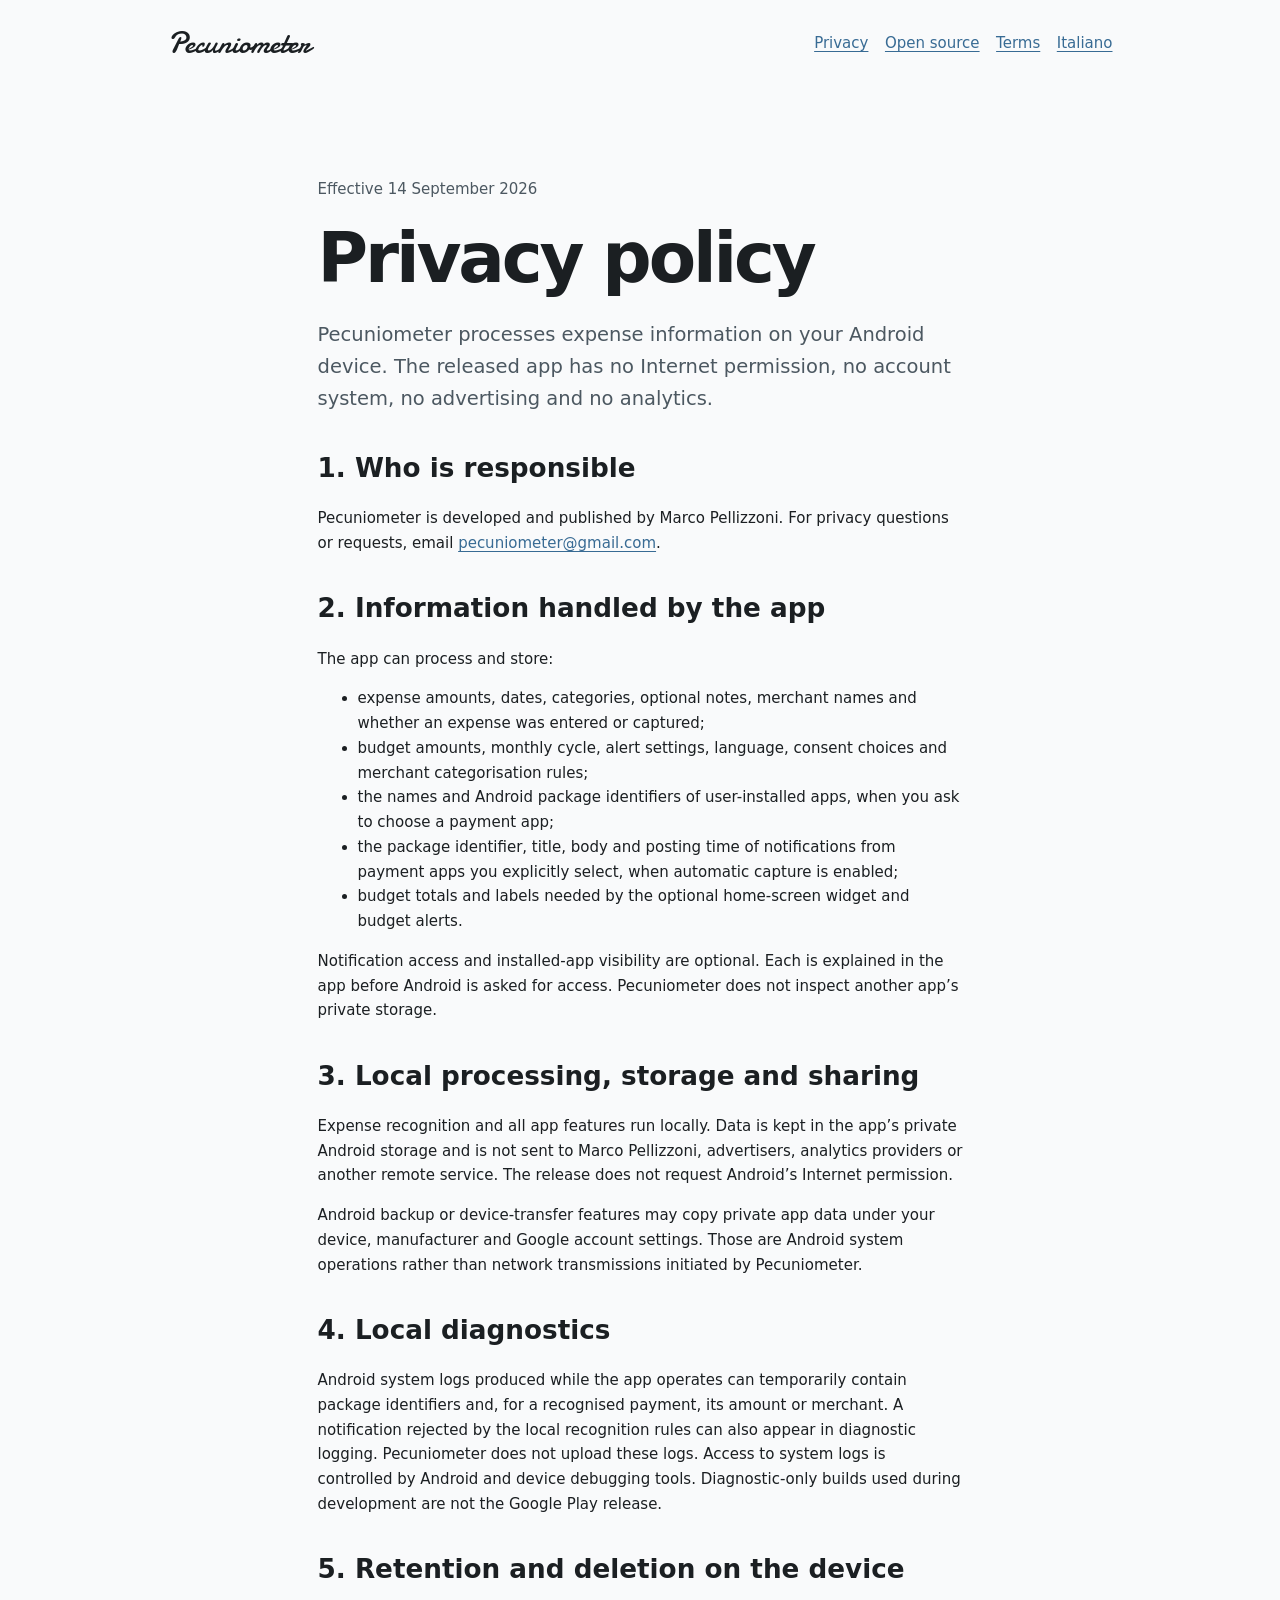
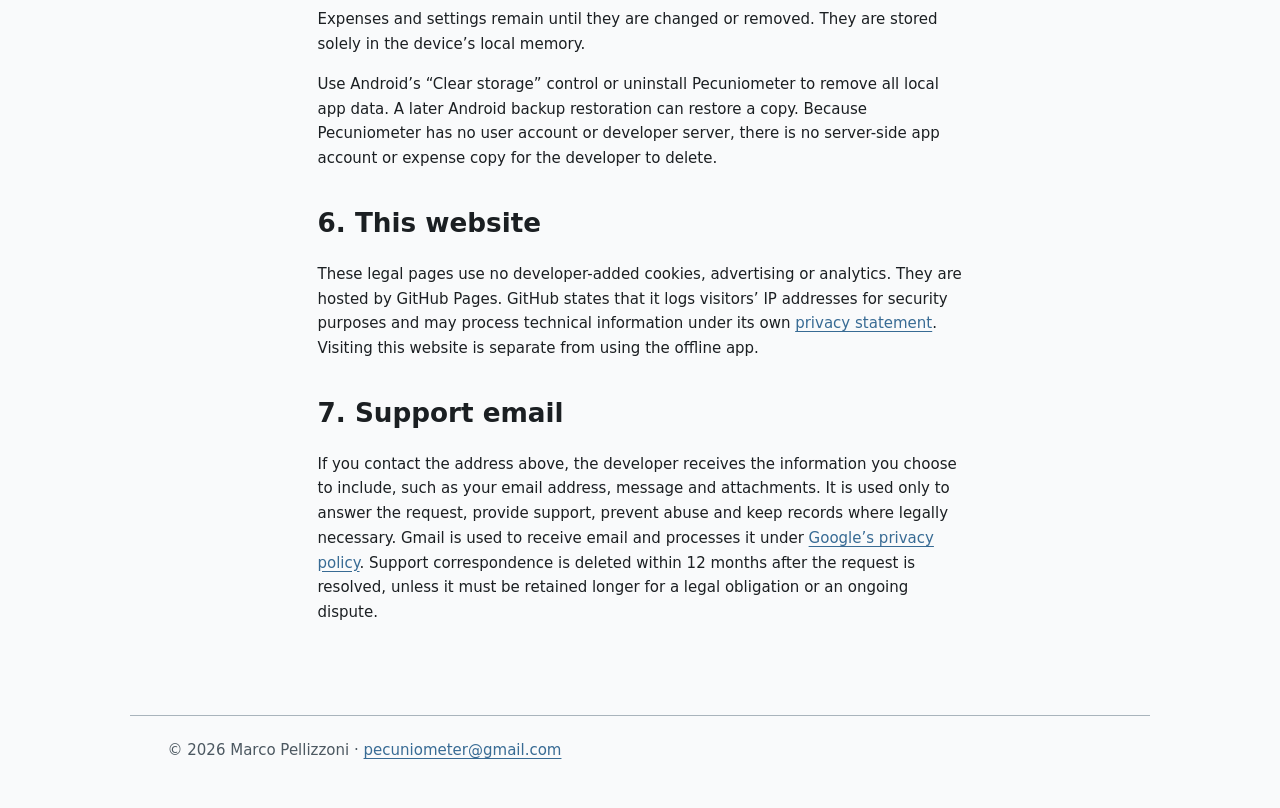
<file: privacy/index.html>
<!doctype html>
<html lang="en">
<head>
  <meta charset="utf-8">
  <meta name="viewport" content="width=device-width, initial-scale=1">
  <meta name="color-scheme" content="light dark">
  <meta name="description" content="Pecuniometer privacy policy.">
  <title>Privacy policy · Pecuniometer</title>
  <link rel="stylesheet" href="../assets/style.css">
</head>
<body>
  <a class="skip-link" href="#content">Skip to content</a>
  <header>
    <a class="brand" href="../">Pecuniometer</a>
    <nav aria-label="Legal documents">
      <a aria-current="page" href="./">Privacy</a>
      <a href="../open-source/">Open source</a>
      <a href="../terms/">Terms</a>
      <a lang="it" hreflang="it" href="../it/privacy/">Italiano</a>
    </nav>
  </header>
  <main id="content" class="prose">
    <p class="meta">Effective 14 September 2026</p>
    <h1>Privacy policy</h1>
    <p class="lede">
      Pecuniometer processes expense information on your Android device. The
      released app has no Internet permission, no account system, no advertising
      and no analytics.
    </p>

    <h2>1. Who is responsible</h2>
    <p>
      Pecuniometer is developed and published by Marco Pellizzoni. For privacy
      questions or requests, email
      <a href="mailto:pecuniometer@gmail.com">pecuniometer@gmail.com</a>.
    </p>

    <h2>2. Information handled by the app</h2>
    <p>The app can process and store:</p>
    <ul>
      <li>expense amounts, dates, categories, optional notes, merchant names and whether an expense was entered or captured;</li>
      <li>budget amounts, monthly cycle, alert settings, language, consent choices and merchant categorisation rules;</li>
      <li>the names and Android package identifiers of user-installed apps, when you ask to choose a payment app;</li>
      <li>the package identifier, title, body and posting time of notifications from payment apps you explicitly select, when automatic capture is enabled;</li>
      <li>budget totals and labels needed by the optional home-screen widget and budget alerts.</li>
    </ul>
    <p>
      Notification access and installed-app visibility are optional. Each is
      explained in the app before Android is asked for access. Pecuniometer does
      not inspect another app’s private storage.
    </p>

    <h2>3. Local processing, storage and sharing</h2>
    <p>
      Expense recognition and all app features run locally. Data is kept in
      the app’s private Android storage and is not sent to Marco
      Pellizzoni, advertisers, analytics providers or another remote service.
      The release does not request Android’s Internet permission.
    </p>
    <p>
      Android backup or device-transfer features may copy private app data under
      your device, manufacturer and Google account settings. Those are Android
      system operations rather than network transmissions initiated by
      Pecuniometer.
    </p>

    <h2>4. Local diagnostics</h2>
    <p>
      Android system logs produced while the app operates can temporarily
      contain package identifiers and, for a recognised payment, its amount or
      merchant. A notification rejected by the local recognition rules can also
      appear in diagnostic logging. Pecuniometer does not upload these logs.
      Access to system logs is controlled by Android and device debugging tools.
      Diagnostic-only builds used during development are not the Google Play
      release.
    </p>

    <h2>5. Retention and deletion on the device</h2>
    <p>
      Expenses and settings remain until they are changed or removed. They are
      stored solely in the device’s local memory.
    </p>
    <p>
      Use Android’s “Clear storage” control or uninstall Pecuniometer to remove
      all local app data. A later Android backup restoration can restore a copy.
      Because Pecuniometer has no user account or developer server, there is no
      server-side app account or expense copy for the developer to delete.
    </p>

    <h2>6. This website</h2>
    <p>
      These legal pages use no developer-added cookies, advertising or analytics.
      They are hosted by GitHub Pages. GitHub states that it logs visitors’ IP
      addresses for security purposes and may process technical information under
      its own <a href="https://docs.github.com/en/site-policy/privacy-policies/github-general-privacy-statement">privacy statement</a>.
      Visiting this website is separate from using the offline app.
    </p>

    <h2>7. Support email</h2>
    <p>
      If you contact the address above, the developer receives the information
      you choose to include, such as your email address, message and attachments.
      It is used only to answer the request, provide support, prevent abuse and
      keep records where legally necessary. Gmail is used to receive email and
      processes it under <a href="https://policies.google.com/privacy">Google’s privacy policy</a>.
      Support correspondence is deleted within 12 months after the request is
      resolved, unless it must be retained longer for a legal obligation or an
      ongoing dispute.
    </p>

  </main>
  <footer>© 2026 Marco Pellizzoni · <a href="mailto:pecuniometer@gmail.com">pecuniometer@gmail.com</a></footer>
</body>
</html>
</file>
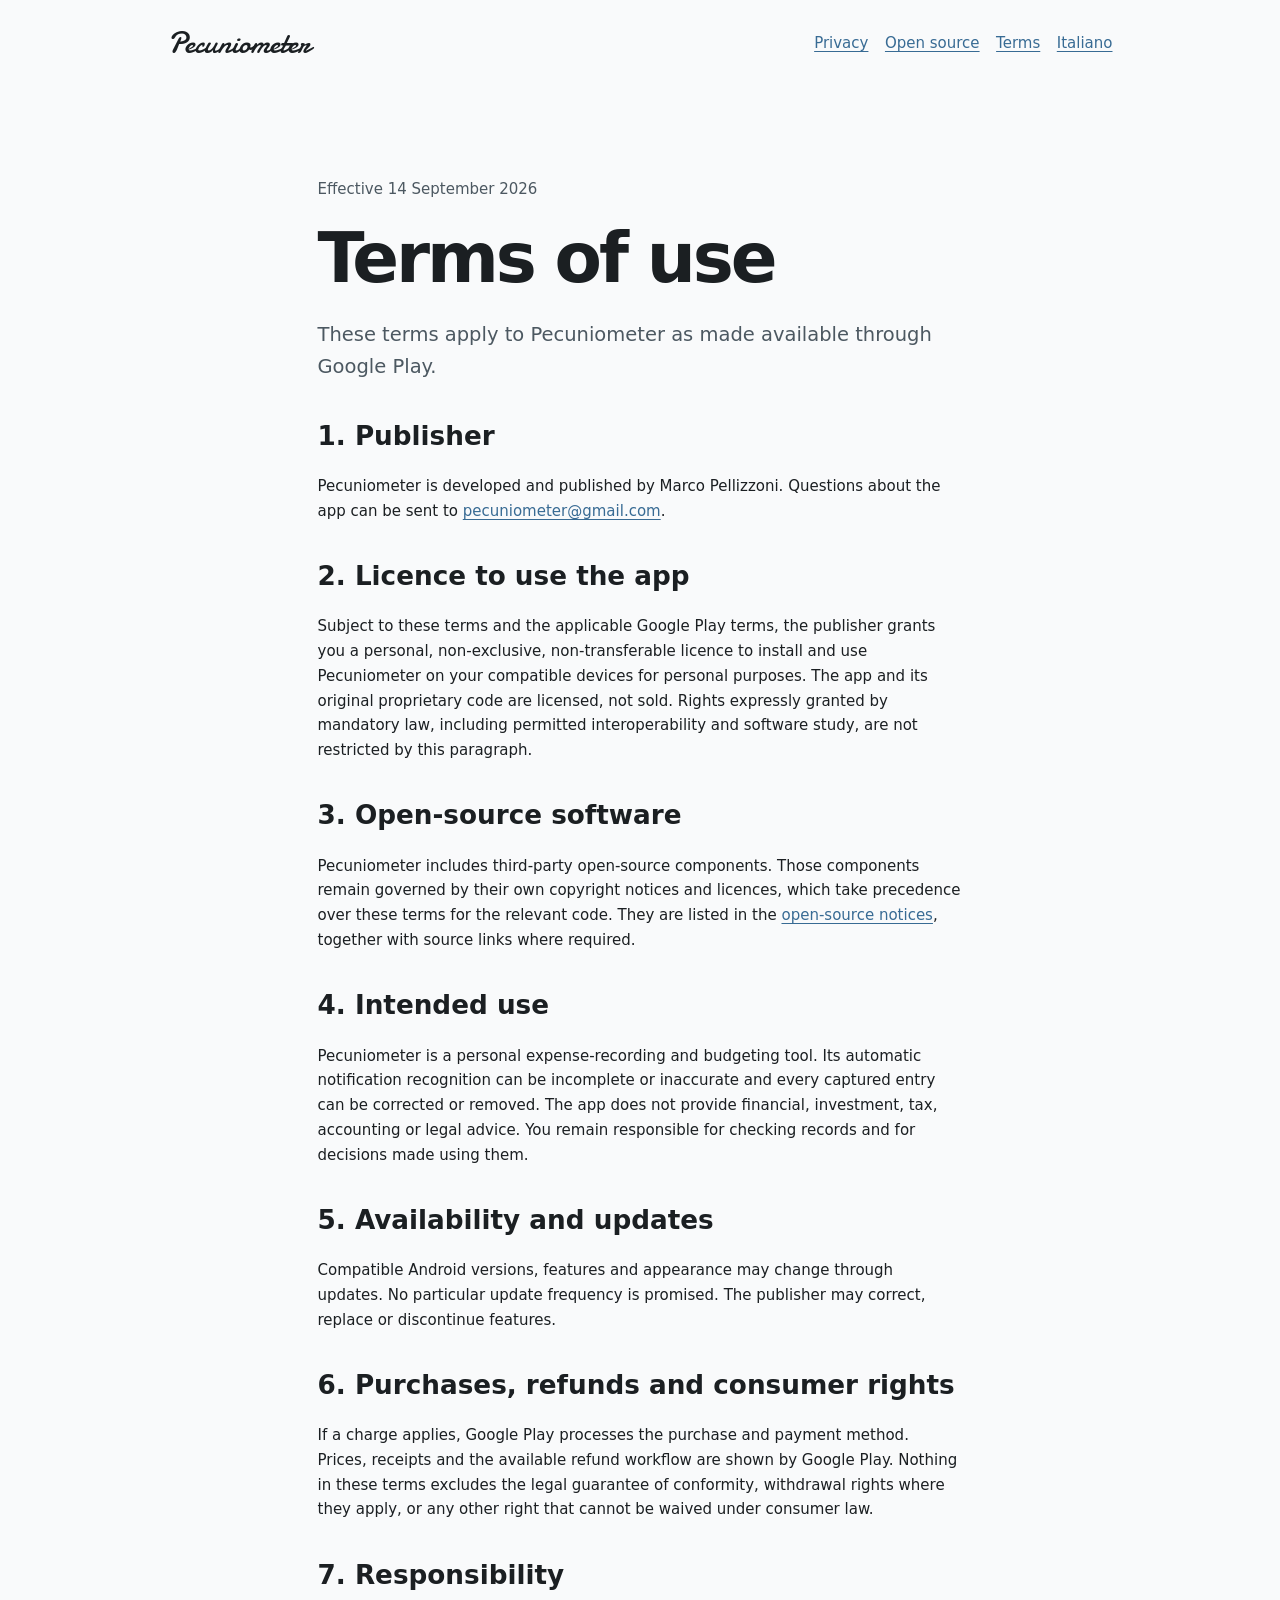
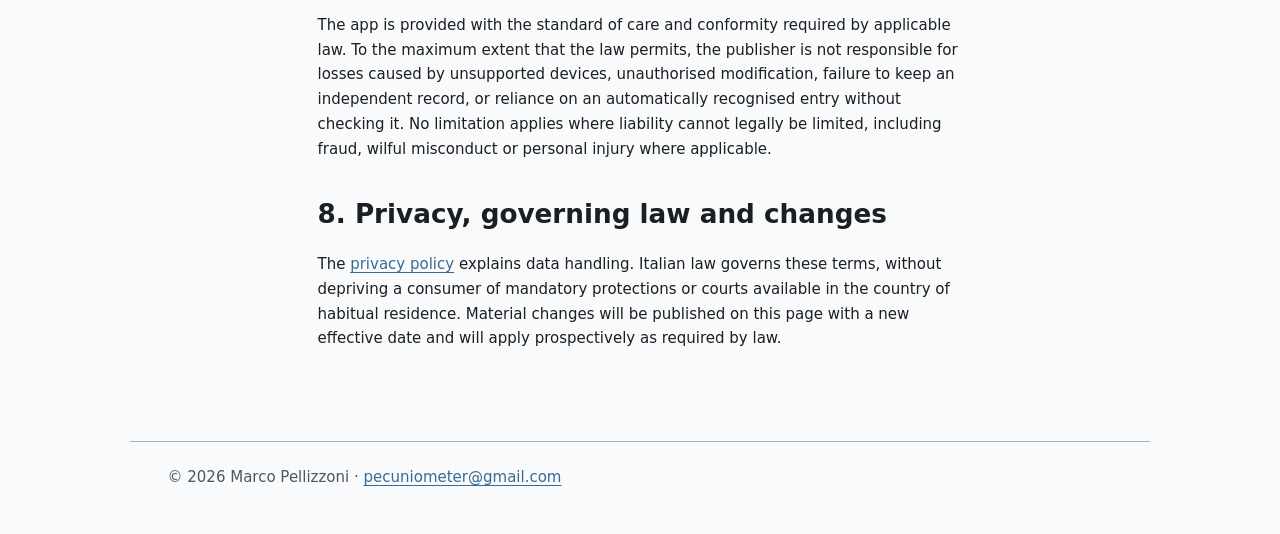
<file: terms/index.html>
<!doctype html>
<html lang="en">
<head>
  <meta charset="utf-8">
  <meta name="viewport" content="width=device-width, initial-scale=1">
  <meta name="color-scheme" content="light dark">
  <meta name="description" content="Pecuniometer terms of use.">
  <title>Terms of use · Pecuniometer</title>
  <link rel="stylesheet" href="../assets/style.css">
</head>
<body>
  <a class="skip-link" href="#content">Skip to content</a>
  <header>
    <a class="brand" href="../">Pecuniometer</a>
    <nav aria-label="Legal documents">
      <a href="../privacy/">Privacy</a>
      <a href="../open-source/">Open source</a>
      <a aria-current="page" href="./">Terms</a>
      <a lang="it" hreflang="it" href="../it/terms/">Italiano</a>
    </nav>
  </header>
  <main id="content" class="prose">
    <p class="meta">Effective 14 September 2026</p>
    <h1>Terms of use</h1>
    <p class="lede">These terms apply to Pecuniometer as made available through Google Play.</p>

    <h2>1. Publisher</h2>
    <p>
      Pecuniometer is developed and published by Marco Pellizzoni. Questions
      about the app can be sent to
      <a href="mailto:pecuniometer@gmail.com">pecuniometer@gmail.com</a>.
    </p>

    <h2>2. Licence to use the app</h2>
    <p>
      Subject to these terms and the applicable Google Play terms, the publisher
      grants you a personal, non-exclusive, non-transferable licence to install
      and use Pecuniometer on your compatible devices for personal purposes.
      The app and its original proprietary code are licensed, not sold. Rights
      expressly granted by mandatory law, including permitted interoperability
      and software study, are not restricted by this paragraph.
    </p>

    <h2>3. Open-source software</h2>
    <p>
      Pecuniometer includes third-party open-source components. Those components
      remain governed by their own copyright notices and licences, which take
      precedence over these terms for the relevant code. They are listed in the
      <a href="../open-source/">open-source notices</a>, together with source
      links where required.
    </p>

    <h2>4. Intended use</h2>
    <p>
      Pecuniometer is a personal expense-recording and budgeting tool. Its
      automatic notification recognition can be incomplete or inaccurate and
      every captured entry can be corrected or removed. The app does not provide
      financial, investment, tax, accounting or legal advice. You remain
      responsible for checking records and for decisions made using them.
    </p>

    <h2>5. Availability and updates</h2>
    <p>
      Compatible Android versions, features and appearance may change through
      updates. No particular update frequency is promised. The publisher may
      correct, replace or discontinue features.
    </p>

    <h2>6. Purchases, refunds and consumer rights</h2>
    <p>
      If a charge applies, Google Play processes the purchase and payment
      method. Prices, receipts and the available refund workflow are shown by Google Play.
      Nothing in these terms excludes the legal guarantee of conformity,
      withdrawal rights where they apply, or any other right that cannot be
      waived under consumer law.
    </p>

    <h2>7. Responsibility</h2>
    <p>
      The app is provided with the standard of care and conformity required by
      applicable law. To the maximum extent that the law permits, the publisher
      is not responsible for losses caused by unsupported devices, unauthorised
      modification, failure to keep an independent record, or reliance on an
      automatically recognised entry without checking it. No limitation applies
      where liability cannot legally be limited, including fraud, wilful
      misconduct or personal injury where applicable.
    </p>

    <h2>8. Privacy, governing law and changes</h2>
    <p>
      The <a href="../privacy/">privacy policy</a> explains data handling.
      Italian law governs these terms, without depriving a consumer of mandatory
      protections or courts available in the country of habitual residence.
      Material changes will be published on this page with a new effective date
      and will apply prospectively as required by law.
    </p>
  </main>
  <footer>© 2026 Marco Pellizzoni · <a href="mailto:pecuniometer@gmail.com">pecuniometer@gmail.com</a></footer>
</body>
</html>
</file>
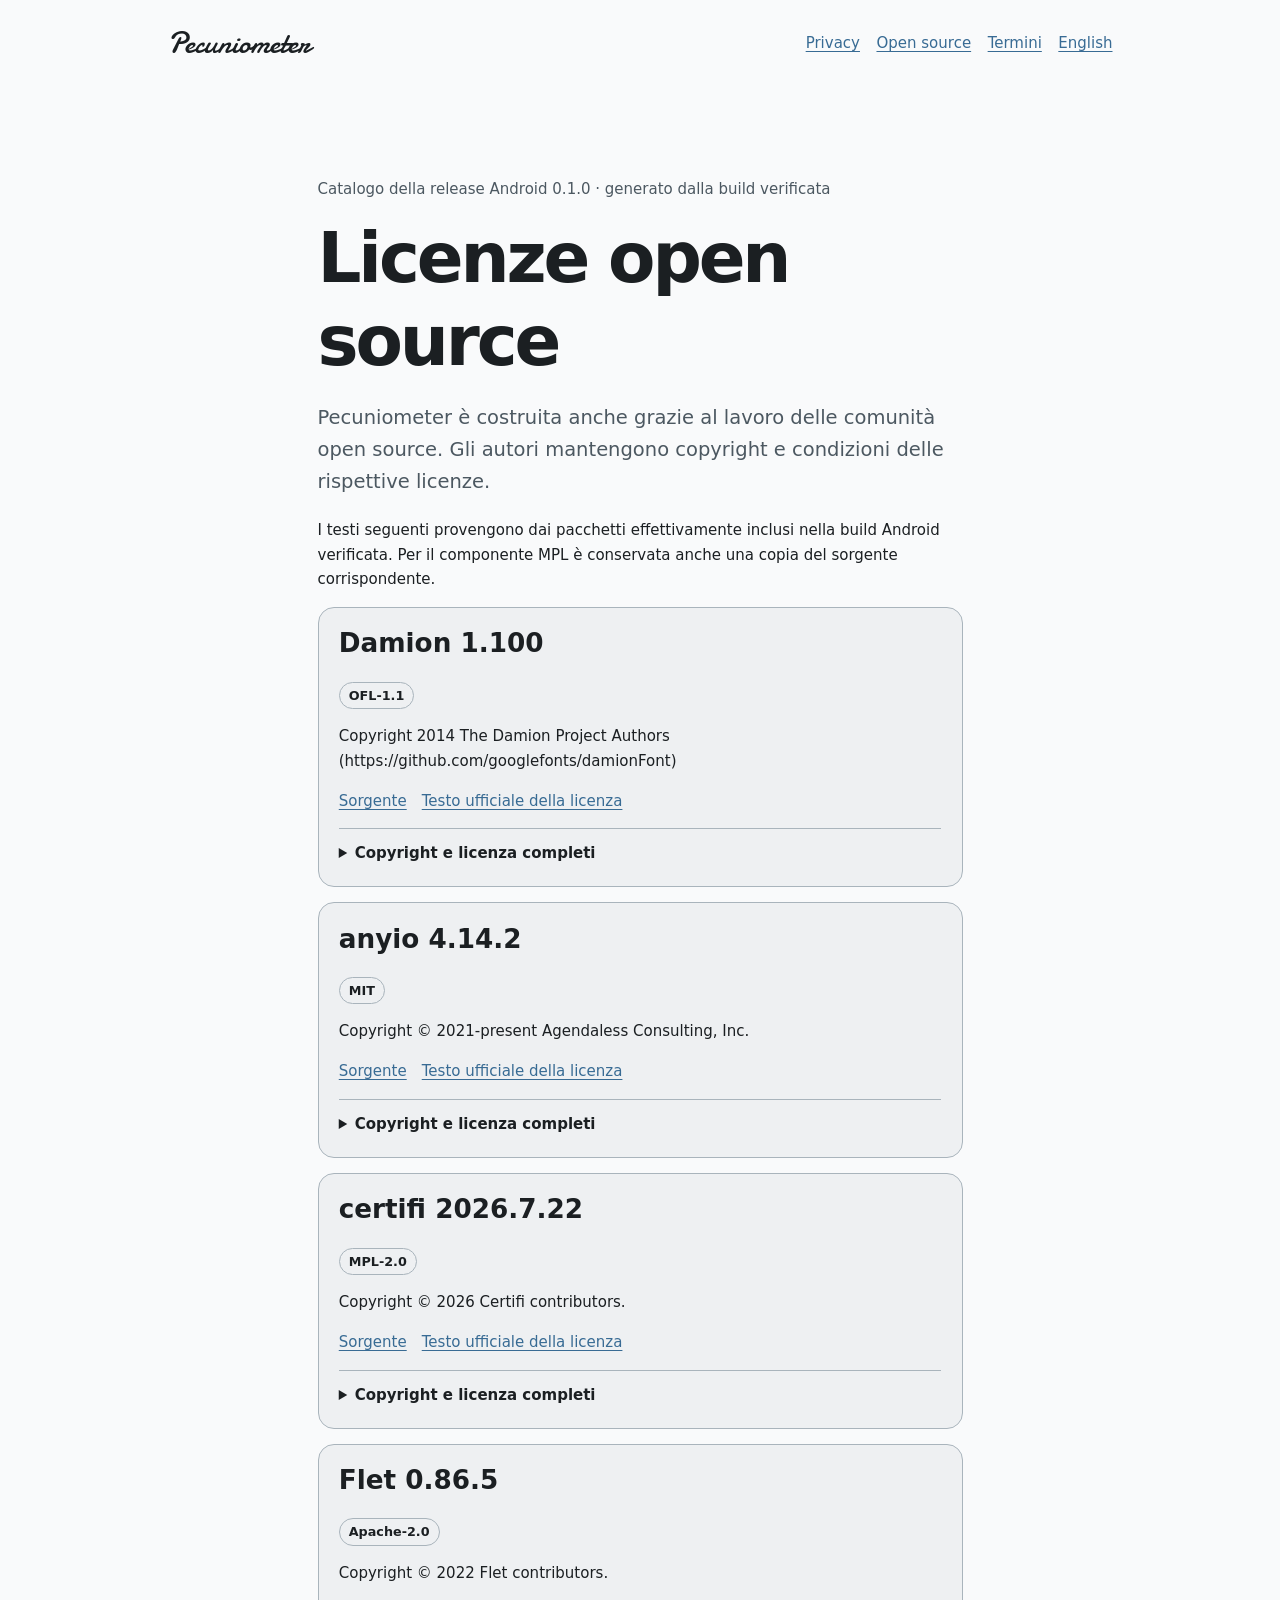
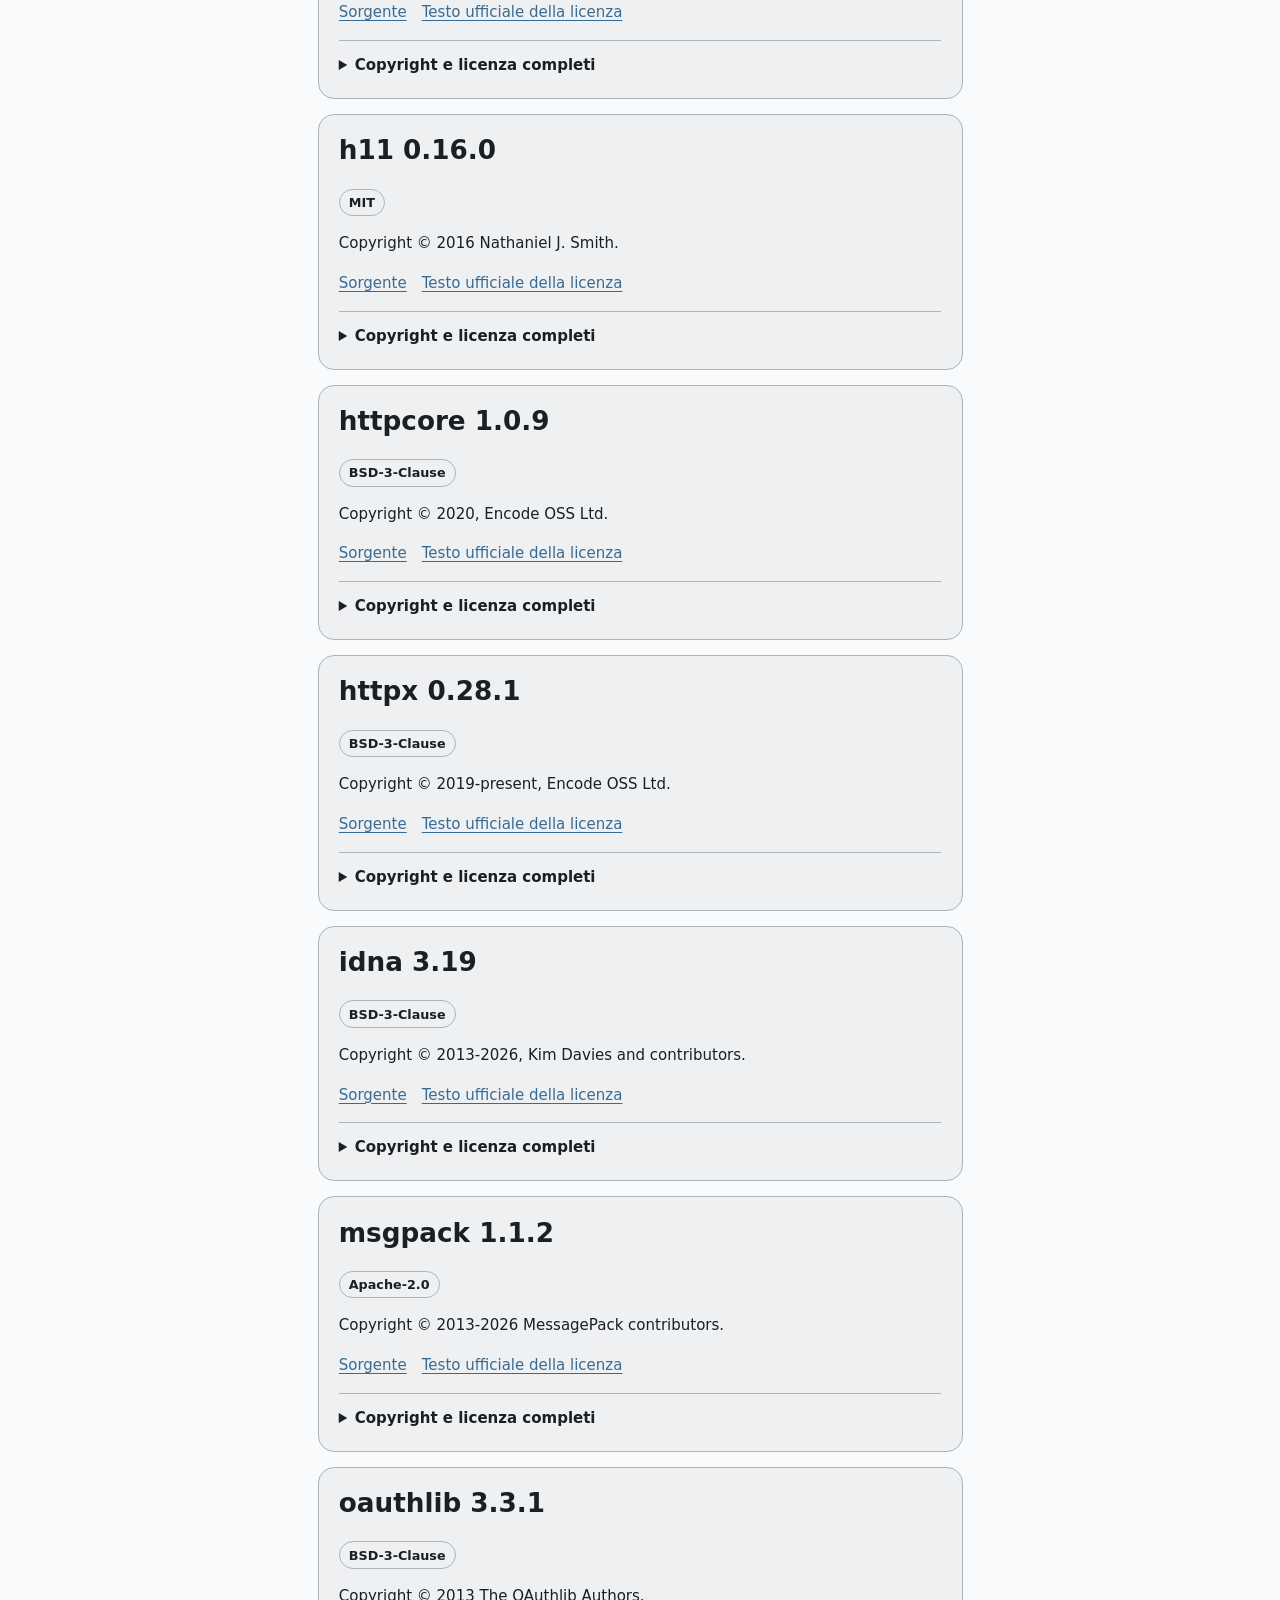
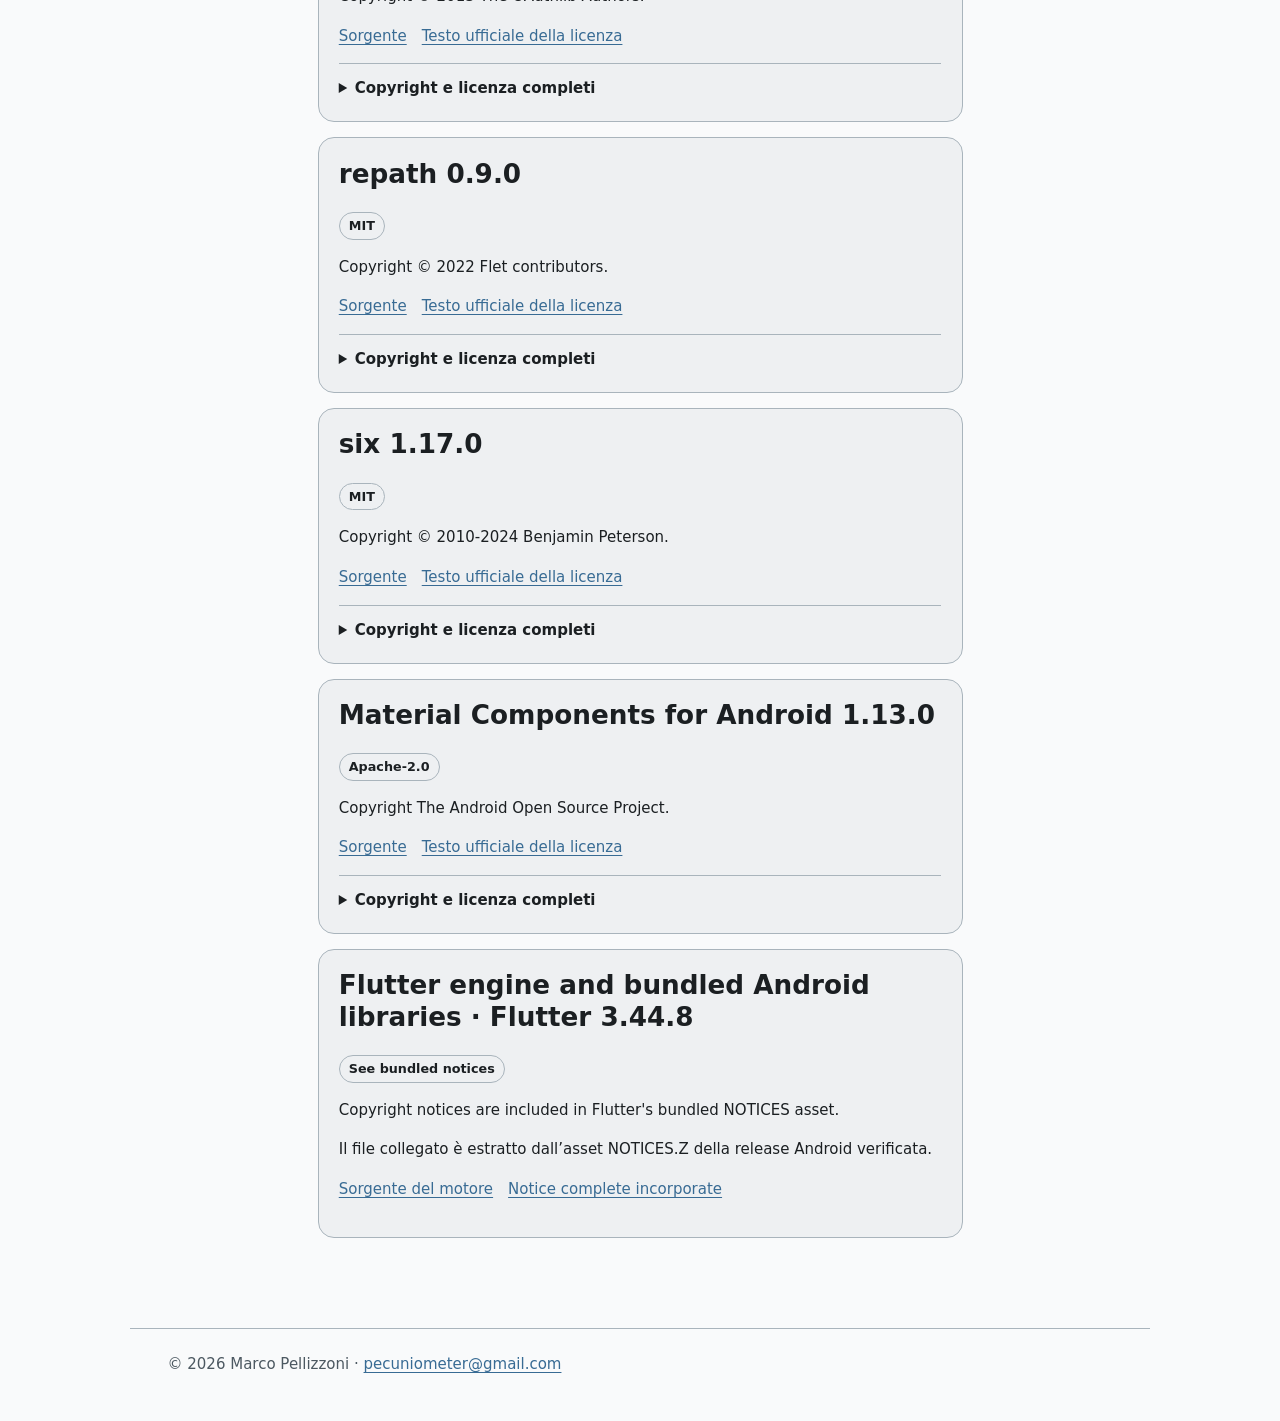
<file: it/open-source/index.html>
<!doctype html>
<html lang="it">
<head>
  <meta charset="utf-8">
  <meta name="viewport" content="width=device-width, initial-scale=1">
  <meta name="color-scheme" content="light dark">
  <meta name="description" content="Licenze open source e sorgenti di Pecuniometer.">
  <title>Licenze open source · Pecuniometer</title>
  <link rel="stylesheet" href="../../assets/style.css">
</head>
<body>
  <a class="skip-link" href="#content">Vai al contenuto</a>
  <header>
    <a class="brand" href="../">Pecuniometer</a>
    <nav aria-label="Documenti legali">
      <a href="../privacy/">Privacy</a>
      <a aria-current="page" href="./">Open source</a>
      <a href="../terms/">Termini</a>
      <a lang="en" hreflang="en" href="../../open-source/">English</a>
    </nav>
  </header>
  <main id="content" class="prose">
    <p class="meta">Catalogo della release Android 0.1.0 · generato dalla build verificata</p>
    <h1>Licenze open source</h1>
    <p class="lede">Pecuniometer è costruita anche grazie al lavoro delle comunità open source. Gli autori mantengono copyright e condizioni delle rispettive licenze.</p>
    <p>I testi seguenti provengono dai pacchetti effettivamente inclusi nella build Android verificata. Per il componente MPL è conservata anche una copia del sorgente corrispondente.</p>
    <section class="component">
      <h2>Damion 1.100</h2>
      <p><span class="badge">OFL-1.1</span></p>
      <p>Copyright 2014 The Damion Project Authors (https://github.com/googlefonts/damionFont)</p>
      <p class="actions">
        <a href="https://github.com/google/fonts/tree/main/ofl/damion">Sorgente</a>
        <a href="https://github.com/google/fonts/blob/main/ofl/damion/OFL.txt">Testo ufficiale della licenza</a>
      </p>
      <details>
        <summary>Copyright e licenza completi</summary>
        <pre>Copyright 2014 The Damion Project Authors (https://github.com/googlefonts/damionFont)

This Font Software is licensed under the SIL Open Font License, Version 1.1.
This license is copied below, and is also available with a FAQ at:
https://openfontlicense.org


-----------------------------------------------------------
SIL OPEN FONT LICENSE Version 1.1 - 26 February 2007
-----------------------------------------------------------

PREAMBLE
The goals of the Open Font License (OFL) are to stimulate worldwide
development of collaborative font projects, to support the font creation
efforts of academic and linguistic communities, and to provide a free and
open framework in which fonts may be shared and improved in partnership
with others.

The OFL allows the licensed fonts to be used, studied, modified and
redistributed freely as long as they are not sold by themselves. The
fonts, including any derivative works, can be bundled, embedded,
redistributed and/or sold with any software provided that any reserved
names are not used by derivative works. The fonts and derivatives,
however, cannot be released under any other type of license. The
requirement for fonts to remain under this license does not apply
to any document created using the fonts or their derivatives.

DEFINITIONS
&quot;Font Software&quot; refers to the set of files released by the Copyright
Holder(s) under this license and clearly marked as such. This may
include source files, build scripts and documentation.

&quot;Reserved Font Name&quot; refers to any names specified as such after the
copyright statement(s).

&quot;Original Version&quot; refers to the collection of Font Software components as
distributed by the Copyright Holder(s).

&quot;Modified Version&quot; refers to any derivative made by adding to, deleting,
or substituting -- in part or in whole -- any of the components of the
Original Version, by changing formats or by porting the Font Software to a
new environment.

&quot;Author&quot; refers to any designer, engineer, programmer, technical
writer or other person who contributed to the Font Software.

PERMISSION &amp; CONDITIONS
Permission is hereby granted, free of charge, to any person obtaining
a copy of the Font Software, to use, study, copy, merge, embed, modify,
redistribute, and sell modified and unmodified copies of the Font
Software, subject to the following conditions:

1) Neither the Font Software nor any of its individual components,
in Original or Modified Versions, may be sold by itself.

2) Original or Modified Versions of the Font Software may be bundled,
redistributed and/or sold with any software, provided that each copy
contains the above copyright notice and this license. These can be
included either as stand-alone text files, human-readable headers or
in the appropriate machine-readable metadata fields within text or
binary files as long as those fields can be easily viewed by the user.

3) No Modified Version of the Font Software may use the Reserved Font
Name(s) unless explicit written permission is granted by the corresponding
Copyright Holder. This restriction only applies to the primary font name as
presented to the users.

4) The name(s) of the Copyright Holder(s) or the Author(s) of the Font
Software shall not be used to promote, endorse or advertise any
Modified Version, except to acknowledge the contribution(s) of the
Copyright Holder(s) and the Author(s) or with their explicit written
permission.

5) The Font Software, modified or unmodified, in part or in whole,
must be distributed entirely under this license, and must not be
distributed under any other license. The requirement for fonts to
remain under this license does not apply to any document created
using the Font Software.

TERMINATION
This license becomes null and void if any of the above conditions are
not met.

DISCLAIMER
THE FONT SOFTWARE IS PROVIDED &quot;AS IS&quot;, WITHOUT WARRANTY OF ANY KIND,
EXPRESS OR IMPLIED, INCLUDING BUT NOT LIMITED TO ANY WARRANTIES OF
MERCHANTABILITY, FITNESS FOR A PARTICULAR PURPOSE AND NONINFRINGEMENT
OF COPYRIGHT, PATENT, TRADEMARK, OR OTHER RIGHT. IN NO EVENT SHALL THE
COPYRIGHT HOLDER BE LIABLE FOR ANY CLAIM, DAMAGES OR OTHER LIABILITY,
INCLUDING ANY GENERAL, SPECIAL, INDIRECT, INCIDENTAL, OR CONSEQUENTIAL
DAMAGES, WHETHER IN AN ACTION OF CONTRACT, TORT OR OTHERWISE, ARISING
FROM, OUT OF THE USE OR INABILITY TO USE THE FONT SOFTWARE OR FROM
OTHER DEALINGS IN THE FONT SOFTWARE.
</pre>
      </details>
    </section>
    <section class="component">
      <h2>anyio 4.14.2</h2>
      <p><span class="badge">MIT</span></p>
      <p>Copyright © 2021-present Agendaless Consulting, Inc.</p>
      <p class="actions">
        <a href="https://github.com/agronholm/anyio">Sorgente</a>
        <a href="https://opensource.org/license/mit">Testo ufficiale della licenza</a>
      </p>
      <details>
        <summary>Copyright e licenza completi</summary>
        <pre>The MIT License (MIT)

Copyright (c) 2018 Alex Grönholm

Permission is hereby granted, free of charge, to any person obtaining a copy of
this software and associated documentation files (the &quot;Software&quot;), to deal in
the Software without restriction, including without limitation the rights to
use, copy, modify, merge, publish, distribute, sublicense, and/or sell copies of
the Software, and to permit persons to whom the Software is furnished to do so,
subject to the following conditions:

The above copyright notice and this permission notice shall be included in all
copies or substantial portions of the Software.

THE SOFTWARE IS PROVIDED &quot;AS IS&quot;, WITHOUT WARRANTY OF ANY KIND, EXPRESS OR
IMPLIED, INCLUDING BUT NOT LIMITED TO THE WARRANTIES OF MERCHANTABILITY, FITNESS
FOR A PARTICULAR PURPOSE AND NONINFRINGEMENT. IN NO EVENT SHALL THE AUTHORS OR
COPYRIGHT HOLDERS BE LIABLE FOR ANY CLAIM, DAMAGES OR OTHER LIABILITY, WHETHER
IN AN ACTION OF CONTRACT, TORT OR OTHERWISE, ARISING FROM, OUT OF OR IN
CONNECTION WITH THE SOFTWARE OR THE USE OR OTHER DEALINGS IN THE SOFTWARE.
</pre>
      </details>
    </section>
    <section class="component">
      <h2>certifi 2026.7.22</h2>
      <p><span class="badge">MPL-2.0</span></p>
      <p>Copyright © 2026 Certifi contributors.</p>
      <p class="actions">
        <a href="../../sources/certifi-2026.7.22.tar.gz">Sorgente</a>
        <a href="https://www.mozilla.org/en-US/MPL/2.0/">Testo ufficiale della licenza</a>
      </p>
      <details>
        <summary>Copyright e licenza completi</summary>
        <pre>This package contains a modified version of ca-bundle.crt:

ca-bundle.crt -- Bundle of CA Root Certificates

This is a bundle of X.509 certificates of public Certificate Authorities
(CA). These were automatically extracted from Mozilla&#x27;s root certificates
file (certdata.txt).  This file can be found in the mozilla source tree:
https://hg.mozilla.org/mozilla-central/file/tip/security/nss/lib/ckfw/builtins/certdata.txt
It contains the certificates in PEM format and therefore
can be directly used with curl / libcurl / php_curl, or with
an Apache+mod_ssl webserver for SSL client authentication.
Just configure this file as the SSLCACertificateFile.#

***** BEGIN LICENSE BLOCK *****
This Source Code Form is subject to the terms of the Mozilla Public License,
v. 2.0. If a copy of the MPL was not distributed with this file, You can obtain
one at http://mozilla.org/MPL/2.0/.

***** END LICENSE BLOCK *****
@(#) $RCSfile: certdata.txt,v $ $Revision: 1.80 $ $Date: 2011/11/03 15:11:58 $


--- Full Mozilla Public License 2.0 ---

Mozilla Public License Version 2.0
==================================

1. Definitions
--------------

1.1. &quot;Contributor&quot;
    means each individual or legal entity that creates, contributes to
    the creation of, or owns Covered Software.

1.2. &quot;Contributor Version&quot;
    means the combination of the Contributions of others (if any) used
    by a Contributor and that particular Contributor&#x27;s Contribution.

1.3. &quot;Contribution&quot;
    means Covered Software of a particular Contributor.

1.4. &quot;Covered Software&quot;
    means Source Code Form to which the initial Contributor has attached
    the notice in Exhibit A, the Executable Form of such Source Code
    Form, and Modifications of such Source Code Form, in each case
    including portions thereof.

1.5. &quot;Incompatible With Secondary Licenses&quot;
    means

    (a) that the initial Contributor has attached the notice described
        in Exhibit B to the Covered Software; or

    (b) that the Covered Software was made available under the terms of
        version 1.1 or earlier of the License, but not also under the
        terms of a Secondary License.

1.6. &quot;Executable Form&quot;
    means any form of the work other than Source Code Form.

1.7. &quot;Larger Work&quot;
    means a work that combines Covered Software with other material, in 
    a separate file or files, that is not Covered Software.

1.8. &quot;License&quot;
    means this document.

1.9. &quot;Licensable&quot;
    means having the right to grant, to the maximum extent possible,
    whether at the time of the initial grant or subsequently, any and
    all of the rights conveyed by this License.

1.10. &quot;Modifications&quot;
    means any of the following:

    (a) any file in Source Code Form that results from an addition to,
        deletion from, or modification of the contents of Covered
        Software; or

    (b) any new file in Source Code Form that contains any Covered
        Software.

1.11. &quot;Patent Claims&quot; of a Contributor
    means any patent claim(s), including without limitation, method,
    process, and apparatus claims, in any patent Licensable by such
    Contributor that would be infringed, but for the grant of the
    License, by the making, using, selling, offering for sale, having
    made, import, or transfer of either its Contributions or its
    Contributor Version.

1.12. &quot;Secondary License&quot;
    means either the GNU General Public License, Version 2.0, the GNU
    Lesser General Public License, Version 2.1, the GNU Affero General
    Public License, Version 3.0, or any later versions of those
    licenses.

1.13. &quot;Source Code Form&quot;
    means the form of the work preferred for making modifications.

1.14. &quot;You&quot; (or &quot;Your&quot;)
    means an individual or a legal entity exercising rights under this
    License. For legal entities, &quot;You&quot; includes any entity that
    controls, is controlled by, or is under common control with You. For
    purposes of this definition, &quot;control&quot; means (a) the power, direct
    or indirect, to cause the direction or management of such entity,
    whether by contract or otherwise, or (b) ownership of more than
    fifty percent (50%) of the outstanding shares or beneficial
    ownership of such entity.

2. License Grants and Conditions
--------------------------------

2.1. Grants

Each Contributor hereby grants You a world-wide, royalty-free,
non-exclusive license:

(a) under intellectual property rights (other than patent or trademark)
    Licensable by such Contributor to use, reproduce, make available,
    modify, display, perform, distribute, and otherwise exploit its
    Contributions, either on an unmodified basis, with Modifications, or
    as part of a Larger Work; and

(b) under Patent Claims of such Contributor to make, use, sell, offer
    for sale, have made, import, and otherwise transfer either its
    Contributions or its Contributor Version.

2.2. Effective Date

The licenses granted in Section 2.1 with respect to any Contribution
become effective for each Contribution on the date the Contributor first
distributes such Contribution.

2.3. Limitations on Grant Scope

The licenses granted in this Section 2 are the only rights granted under
this License. No additional rights or licenses will be implied from the
distribution or licensing of Covered Software under this License.
Notwithstanding Section 2.1(b) above, no patent license is granted by a
Contributor:

(a) for any code that a Contributor has removed from Covered Software;
    or

(b) for infringements caused by: (i) Your and any other third party&#x27;s
    modifications of Covered Software, or (ii) the combination of its
    Contributions with other software (except as part of its Contributor
    Version); or

(c) under Patent Claims infringed by Covered Software in the absence of
    its Contributions.

This License does not grant any rights in the trademarks, service marks,
or logos of any Contributor (except as may be necessary to comply with
the notice requirements in Section 3.4).

2.4. Subsequent Licenses

No Contributor makes additional grants as a result of Your choice to
distribute the Covered Software under a subsequent version of this
License (see Section 10.2) or under the terms of a Secondary License (if
permitted under the terms of Section 3.3).

2.5. Representation

Each Contributor represents that the Contributor believes its
Contributions are its original creation(s) or it has sufficient rights
to grant the rights to its Contributions conveyed by this License.

2.6. Fair Use

This License is not intended to limit any rights You have under
applicable copyright doctrines of fair use, fair dealing, or other
equivalents.

2.7. Conditions

Sections 3.1, 3.2, 3.3, and 3.4 are conditions of the licenses granted
in Section 2.1.

3. Responsibilities
-------------------

3.1. Distribution of Source Form

All distribution of Covered Software in Source Code Form, including any
Modifications that You create or to which You contribute, must be under
the terms of this License. You must inform recipients that the Source
Code Form of the Covered Software is governed by the terms of this
License, and how they can obtain a copy of this License. You may not
attempt to alter or restrict the recipients&#x27; rights in the Source Code
Form.

3.2. Distribution of Executable Form

If You distribute Covered Software in Executable Form then:

(a) such Covered Software must also be made available in Source Code
    Form, as described in Section 3.1, and You must inform recipients of
    the Executable Form how they can obtain a copy of such Source Code
    Form by reasonable means in a timely manner, at a charge no more
    than the cost of distribution to the recipient; and

(b) You may distribute such Executable Form under the terms of this
    License, or sublicense it under different terms, provided that the
    license for the Executable Form does not attempt to limit or alter
    the recipients&#x27; rights in the Source Code Form under this License.

3.3. Distribution of a Larger Work

You may create and distribute a Larger Work under terms of Your choice,
provided that You also comply with the requirements of this License for
the Covered Software. If the Larger Work is a combination of Covered
Software with a work governed by one or more Secondary Licenses, and the
Covered Software is not Incompatible With Secondary Licenses, this
License permits You to additionally distribute such Covered Software
under the terms of such Secondary License(s), so that the recipient of
the Larger Work may, at their option, further distribute the Covered
Software under the terms of either this License or such Secondary
License(s).

3.4. Notices

You may not remove or alter the substance of any license notices
(including copyright notices, patent notices, disclaimers of warranty,
or limitations of liability) contained within the Source Code Form of
the Covered Software, except that You may alter any license notices to
the extent required to remedy known factual inaccuracies.

3.5. Application of Additional Terms

You may choose to offer, and to charge a fee for, warranty, support,
indemnity or liability obligations to one or more recipients of Covered
Software. However, You may do so only on Your own behalf, and not on
behalf of any Contributor. You must make it absolutely clear that any
such warranty, support, indemnity, or liability obligation is offered by
You alone, and You hereby agree to indemnify every Contributor for any
liability incurred by such Contributor as a result of warranty, support,
indemnity or liability terms You offer. You may include additional
disclaimers of warranty and limitations of liability specific to any
jurisdiction.

4. Inability to Comply Due to Statute or Regulation
---------------------------------------------------

If it is impossible for You to comply with any of the terms of this
License with respect to some or all of the Covered Software due to
statute, judicial order, or regulation then You must: (a) comply with
the terms of this License to the maximum extent possible; and (b)
describe the limitations and the code they affect. Such description must
be placed in a text file included with all distributions of the Covered
Software under this License. Except to the extent prohibited by statute
or regulation, such description must be sufficiently detailed for a
recipient of ordinary skill to be able to understand it.

5. Termination
--------------

5.1. The rights granted under this License will terminate automatically
if You fail to comply with any of its terms. However, if You become
compliant, then the rights granted under this License from a particular
Contributor are reinstated (a) provisionally, unless and until such
Contributor explicitly and finally terminates Your grants, and (b) on an
ongoing basis, if such Contributor fails to notify You of the
non-compliance by some reasonable means prior to 60 days after You have
come back into compliance. Moreover, Your grants from a particular
Contributor are reinstated on an ongoing basis if such Contributor
notifies You of the non-compliance by some reasonable means, this is the
first time You have received notice of non-compliance with this License
from such Contributor, and You become compliant prior to 30 days after
Your receipt of the notice.

5.2. If You initiate litigation against any entity by asserting a patent
infringement claim (excluding declaratory judgment actions,
counter-claims, and cross-claims) alleging that a Contributor Version
directly or indirectly infringes any patent, then the rights granted to
You by any and all Contributors for the Covered Software under Section
2.1 of this License shall terminate.

5.3. In the event of termination under Sections 5.1 or 5.2 above, all
end user license agreements (excluding distributors and resellers) which
have been validly granted by You or Your distributors under this License
prior to termination shall survive termination.

************************************************************************
*                                                                      *
*  6. Disclaimer of Warranty                                           *
*  -------------------------                                           *
*                                                                      *
*  Covered Software is provided under this License on an &quot;as is&quot;       *
*  basis, without warranty of any kind, either expressed, implied, or  *
*  statutory, including, without limitation, warranties that the       *
*  Covered Software is free of defects, merchantable, fit for a        *
*  particular purpose or non-infringing. The entire risk as to the     *
*  quality and performance of the Covered Software is with You.        *
*  Should any Covered Software prove defective in any respect, You     *
*  (not any Contributor) assume the cost of any necessary servicing,   *
*  repair, or correction. This disclaimer of warranty constitutes an   *
*  essential part of this License. No use of any Covered Software is   *
*  authorized under this License except under this disclaimer.         *
*                                                                      *
************************************************************************

************************************************************************
*                                                                      *
*  7. Limitation of Liability                                          *
*  --------------------------                                          *
*                                                                      *
*  Under no circumstances and under no legal theory, whether tort      *
*  (including negligence), contract, or otherwise, shall any           *
*  Contributor, or anyone who distributes Covered Software as          *
*  permitted above, be liable to You for any direct, indirect,         *
*  special, incidental, or consequential damages of any character      *
*  including, without limitation, damages for lost profits, loss of    *
*  goodwill, work stoppage, computer failure or malfunction, or any    *
*  and all other commercial damages or losses, even if such party      *
*  shall have been informed of the possibility of such damages. This   *
*  limitation of liability shall not apply to liability for death or   *
*  personal injury resulting from such party&#x27;s negligence to the       *
*  extent applicable law prohibits such limitation. Some               *
*  jurisdictions do not allow the exclusion or limitation of           *
*  incidental or consequential damages, so this exclusion and          *
*  limitation may not apply to You.                                    *
*                                                                      *
************************************************************************

8. Litigation
-------------

Any litigation relating to this License may be brought only in the
courts of a jurisdiction where the defendant maintains its principal
place of business and such litigation shall be governed by laws of that
jurisdiction, without reference to its conflict-of-law provisions.
Nothing in this Section shall prevent a party&#x27;s ability to bring
cross-claims or counter-claims.

9. Miscellaneous
----------------

This License represents the complete agreement concerning the subject
matter hereof. If any provision of this License is held to be
unenforceable, such provision shall be reformed only to the extent
necessary to make it enforceable. Any law or regulation which provides
that the language of a contract shall be construed against the drafter
shall not be used to construe this License against a Contributor.

10. Versions of the License
---------------------------

10.1. New Versions

Mozilla Foundation is the license steward. Except as provided in Section
10.3, no one other than the license steward has the right to modify or
publish new versions of this License. Each version will be given a
distinguishing version number.

10.2. Effect of New Versions

You may distribute the Covered Software under the terms of the version
of the License under which You originally received the Covered Software,
or under the terms of any subsequent version published by the license
steward.

10.3. Modified Versions

If you create software not governed by this License, and you want to
create a new license for such software, you may create and use a
modified version of this License if you rename the license and remove
any references to the name of the license steward (except to note that
such modified license differs from this License).

10.4. Distributing Source Code Form that is Incompatible With Secondary
Licenses

If You choose to distribute Source Code Form that is Incompatible With
Secondary Licenses under the terms of this version of the License, the
notice described in Exhibit B of this License must be attached.

Exhibit A - Source Code Form License Notice
-------------------------------------------

  This Source Code Form is subject to the terms of the Mozilla Public
  License, v. 2.0. If a copy of the MPL was not distributed with this
  file, You can obtain one at http://mozilla.org/MPL/2.0/.

If it is not possible or desirable to put the notice in a particular
file, then You may include the notice in a location (such as a LICENSE
file in a relevant directory) where a recipient would be likely to look
for such a notice.

You may add additional accurate notices of copyright ownership.

Exhibit B - &quot;Incompatible With Secondary Licenses&quot; Notice
---------------------------------------------------------

  This Source Code Form is &quot;Incompatible With Secondary Licenses&quot;, as
  defined by the Mozilla Public License, v. 2.0.
</pre>
      </details>
    </section>
    <section class="component">
      <h2>Flet 0.86.5</h2>
      <p><span class="badge">Apache-2.0</span></p>
      <p>Copyright © 2022 Flet contributors.</p>
      <p class="actions">
        <a href="https://github.com/flet-dev/flet">Sorgente</a>
        <a href="https://www.apache.org/licenses/LICENSE-2.0">Testo ufficiale della licenza</a>
      </p>
      <details>
        <summary>Copyright e licenza completi</summary>
        <pre>
                                 Apache License
                           Version 2.0, January 2004
                        http://www.apache.org/licenses/

   TERMS AND CONDITIONS FOR USE, REPRODUCTION, AND DISTRIBUTION

   1. Definitions.

      &quot;License&quot; shall mean the terms and conditions for use, reproduction,
      and distribution as defined by Sections 1 through 9 of this document.

      &quot;Licensor&quot; shall mean the copyright owner or entity authorized by
      the copyright owner that is granting the License.

      &quot;Legal Entity&quot; shall mean the union of the acting entity and all
      other entities that control, are controlled by, or are under common
      control with that entity. For the purposes of this definition,
      &quot;control&quot; means (i) the power, direct or indirect, to cause the
      direction or management of such entity, whether by contract or
      otherwise, or (ii) ownership of fifty percent (50%) or more of the
      outstanding shares, or (iii) beneficial ownership of such entity.

      &quot;You&quot; (or &quot;Your&quot;) shall mean an individual or Legal Entity
      exercising permissions granted by this License.

      &quot;Source&quot; form shall mean the preferred form for making modifications,
      including but not limited to software source code, documentation
      source, and configuration files.

      &quot;Object&quot; form shall mean any form resulting from mechanical
      transformation or translation of a Source form, including but
      not limited to compiled object code, generated documentation,
      and conversions to other media types.

      &quot;Work&quot; shall mean the work of authorship, whether in Source or
      Object form, made available under the License, as indicated by a
      copyright notice that is included in or attached to the work
      (an example is provided in the Appendix below).

      &quot;Derivative Works&quot; shall mean any work, whether in Source or Object
      form, that is based on (or derived from) the Work and for which the
      editorial revisions, annotations, elaborations, or other modifications
      represent, as a whole, an original work of authorship. For the purposes
      of this License, Derivative Works shall not include works that remain
      separable from, or merely link (or bind by name) to the interfaces of,
      the Work and Derivative Works thereof.

      &quot;Contribution&quot; shall mean any work of authorship, including
      the original version of the Work and any modifications or additions
      to that Work or Derivative Works thereof, that is intentionally
      submitted to Licensor for inclusion in the Work by the copyright owner
      or by an individual or Legal Entity authorized to submit on behalf of
      the copyright owner. For the purposes of this definition, &quot;submitted&quot;
      means any form of electronic, verbal, or written communication sent
      to the Licensor or its representatives, including but not limited to
      communication on electronic mailing lists, source code control systems,
      and issue tracking systems that are managed by, or on behalf of, the
      Licensor for the purpose of discussing and improving the Work, but
      excluding communication that is conspicuously marked or otherwise
      designated in writing by the copyright owner as &quot;Not a Contribution.&quot;

      &quot;Contributor&quot; shall mean Licensor and any individual or Legal Entity
      on behalf of whom a Contribution has been received by Licensor and
      subsequently incorporated within the Work.

   2. Grant of Copyright License. Subject to the terms and conditions of
      this License, each Contributor hereby grants to You a perpetual,
      worldwide, non-exclusive, no-charge, royalty-free, irrevocable
      copyright license to reproduce, prepare Derivative Works of,
      publicly display, publicly perform, sublicense, and distribute the
      Work and such Derivative Works in Source or Object form.

   3. Grant of Patent License. Subject to the terms and conditions of
      this License, each Contributor hereby grants to You a perpetual,
      worldwide, non-exclusive, no-charge, royalty-free, irrevocable
      (except as stated in this section) patent license to make, have made,
      use, offer to sell, sell, import, and otherwise transfer the Work,
      where such license applies only to those patent claims licensable
      by such Contributor that are necessarily infringed by their
      Contribution(s) alone or by combination of their Contribution(s)
      with the Work to which such Contribution(s) was submitted. If You
      institute patent litigation against any entity (including a
      cross-claim or counterclaim in a lawsuit) alleging that the Work
      or a Contribution incorporated within the Work constitutes direct
      or contributory patent infringement, then any patent licenses
      granted to You under this License for that Work shall terminate
      as of the date such litigation is filed.

   4. Redistribution. You may reproduce and distribute copies of the
      Work or Derivative Works thereof in any medium, with or without
      modifications, and in Source or Object form, provided that You
      meet the following conditions:

      (a) You must give any other recipients of the Work or
          Derivative Works a copy of this License; and

      (b) You must cause any modified files to carry prominent notices
          stating that You changed the files; and

      (c) You must retain, in the Source form of any Derivative Works
          that You distribute, all copyright, patent, trademark, and
          attribution notices from the Source form of the Work,
          excluding those notices that do not pertain to any part of
          the Derivative Works; and

      (d) If the Work includes a &quot;NOTICE&quot; text file as part of its
          distribution, then any Derivative Works that You distribute must
          include a readable copy of the attribution notices contained
          within such NOTICE file, excluding those notices that do not
          pertain to any part of the Derivative Works, in at least one
          of the following places: within a NOTICE text file distributed
          as part of the Derivative Works; within the Source form or
          documentation, if provided along with the Derivative Works; or,
          within a display generated by the Derivative Works, if and
          wherever such third-party notices normally appear. The contents
          of the NOTICE file are for informational purposes only and
          do not modify the License. You may add Your own attribution
          notices within Derivative Works that You distribute, alongside
          or as an addendum to the NOTICE text from the Work, provided
          that such additional attribution notices cannot be construed
          as modifying the License.

      You may add Your own copyright statement to Your modifications and
      may provide additional or different license terms and conditions
      for use, reproduction, or distribution of Your modifications, or
      for any such Derivative Works as a whole, provided Your use,
      reproduction, and distribution of the Work otherwise complies with
      the conditions stated in this License.

   5. Submission of Contributions. Unless You explicitly state otherwise,
      any Contribution intentionally submitted for inclusion in the Work
      by You to the Licensor shall be under the terms and conditions of
      this License, without any additional terms or conditions.
      Notwithstanding the above, nothing herein shall supersede or modify
      the terms of any separate license agreement you may have executed
      with Licensor regarding such Contributions.

   6. Trademarks. This License does not grant permission to use the trade
      names, trademarks, service marks, or product names of the Licensor,
      except as required for reasonable and customary use in describing the
      origin of the Work and reproducing the content of the NOTICE file.

   7. Disclaimer of Warranty. Unless required by applicable law or
      agreed to in writing, Licensor provides the Work (and each
      Contributor provides its Contributions) on an &quot;AS IS&quot; BASIS,
      WITHOUT WARRANTIES OR CONDITIONS OF ANY KIND, either express or
      implied, including, without limitation, any warranties or conditions
      of TITLE, NON-INFRINGEMENT, MERCHANTABILITY, or FITNESS FOR A
      PARTICULAR PURPOSE. You are solely responsible for determining the
      appropriateness of using or redistributing the Work and assume any
      risks associated with Your exercise of permissions under this License.

   8. Limitation of Liability. In no event and under no legal theory,
      whether in tort (including negligence), contract, or otherwise,
      unless required by applicable law (such as deliberate and grossly
      negligent acts) or agreed to in writing, shall any Contributor be
      liable to You for damages, including any direct, indirect, special,
      incidental, or consequential damages of any character arising as a
      result of this License or out of the use or inability to use the
      Work (including but not limited to damages for loss of goodwill,
      work stoppage, computer failure or malfunction, or any and all
      other commercial damages or losses), even if such Contributor
      has been advised of the possibility of such damages.

   9. Accepting Warranty or Additional Liability. While redistributing
      the Work or Derivative Works thereof, You may choose to offer,
      and charge a fee for, acceptance of support, warranty, indemnity,
      or other liability obligations and/or rights consistent with this
      License. However, in accepting such obligations, You may act only
      on Your own behalf and on Your sole responsibility, not on behalf
      of any other Contributor, and only if You agree to indemnify,
      defend, and hold each Contributor harmless for any liability
      incurred by, or claims asserted against, such Contributor by reason
      of your accepting any such warranty or additional liability.

   END OF TERMS AND CONDITIONS

   APPENDIX: How to apply the Apache License to your work.

      To apply the Apache License to your work, attach the following
      boilerplate notice, with the fields enclosed by brackets &quot;[]&quot;
      replaced with your own identifying information. (Don&#x27;t include
      the brackets!)  The text should be enclosed in the appropriate
      comment syntax for the file format. We also recommend that a
      file or class name and description of purpose be included on the
      same &quot;printed page&quot; as the copyright notice for easier
      identification within third-party archives.

   Copyright [yyyy] [name of copyright owner]

   Licensed under the Apache License, Version 2.0 (the &quot;License&quot;);
   you may not use this file except in compliance with the License.
   You may obtain a copy of the License at

       http://www.apache.org/licenses/LICENSE-2.0

   Unless required by applicable law or agreed to in writing, software
   distributed under the License is distributed on an &quot;AS IS&quot; BASIS,
   WITHOUT WARRANTIES OR CONDITIONS OF ANY KIND, either express or implied.
   See the License for the specific language governing permissions and
   limitations under the License.
</pre>
      </details>
    </section>
    <section class="component">
      <h2>h11 0.16.0</h2>
      <p><span class="badge">MIT</span></p>
      <p>Copyright © 2016 Nathaniel J. Smith.</p>
      <p class="actions">
        <a href="https://github.com/python-hyper/h11">Sorgente</a>
        <a href="https://opensource.org/license/mit">Testo ufficiale della licenza</a>
      </p>
      <details>
        <summary>Copyright e licenza completi</summary>
        <pre>The MIT License (MIT)

Copyright (c) 2016 Nathaniel J. Smith &lt;njs@pobox.com&gt; and other contributors

Permission is hereby granted, free of charge, to any person obtaining
a copy of this software and associated documentation files (the
&quot;Software&quot;), to deal in the Software without restriction, including
without limitation the rights to use, copy, modify, merge, publish,
distribute, sublicense, and/or sell copies of the Software, and to
permit persons to whom the Software is furnished to do so, subject to
the following conditions:

The above copyright notice and this permission notice shall be
included in all copies or substantial portions of the Software.

THE SOFTWARE IS PROVIDED &quot;AS IS&quot;, WITHOUT WARRANTY OF ANY KIND,
EXPRESS OR IMPLIED, INCLUDING BUT NOT LIMITED TO THE WARRANTIES OF
MERCHANTABILITY, FITNESS FOR A PARTICULAR PURPOSE AND
NONINFRINGEMENT. IN NO EVENT SHALL THE AUTHORS OR COPYRIGHT HOLDERS BE
LIABLE FOR ANY CLAIM, DAMAGES OR OTHER LIABILITY, WHETHER IN AN ACTION
OF CONTRACT, TORT OR OTHERWISE, ARISING FROM, OUT OF OR IN CONNECTION
WITH THE SOFTWARE OR THE USE OR OTHER DEALINGS IN THE SOFTWARE.
</pre>
      </details>
    </section>
    <section class="component">
      <h2>httpcore 1.0.9</h2>
      <p><span class="badge">BSD-3-Clause</span></p>
      <p>Copyright © 2020, Encode OSS Ltd.</p>
      <p class="actions">
        <a href="https://github.com/encode/httpcore">Sorgente</a>
        <a href="https://opensource.org/license/bsd-3-clause">Testo ufficiale della licenza</a>
      </p>
      <details>
        <summary>Copyright e licenza completi</summary>
        <pre>Copyright © 2020, [Encode OSS Ltd](https://www.encode.io/).
All rights reserved.

Redistribution and use in source and binary forms, with or without
modification, are permitted provided that the following conditions are met:

* Redistributions of source code must retain the above copyright notice, this
  list of conditions and the following disclaimer.

* Redistributions in binary form must reproduce the above copyright notice,
  this list of conditions and the following disclaimer in the documentation
  and/or other materials provided with the distribution.

* Neither the name of the copyright holder nor the names of its
  contributors may be used to endorse or promote products derived from
  this software without specific prior written permission.

THIS SOFTWARE IS PROVIDED BY THE COPYRIGHT HOLDERS AND CONTRIBUTORS &quot;AS IS&quot;
AND ANY EXPRESS OR IMPLIED WARRANTIES, INCLUDING, BUT NOT LIMITED TO, THE
IMPLIED WARRANTIES OF MERCHANTABILITY AND FITNESS FOR A PARTICULAR PURPOSE ARE
DISCLAIMED. IN NO EVENT SHALL THE COPYRIGHT HOLDER OR CONTRIBUTORS BE LIABLE
FOR ANY DIRECT, INDIRECT, INCIDENTAL, SPECIAL, EXEMPLARY, OR CONSEQUENTIAL
DAMAGES (INCLUDING, BUT NOT LIMITED TO, PROCUREMENT OF SUBSTITUTE GOODS OR
SERVICES; LOSS OF USE, DATA, OR PROFITS; OR BUSINESS INTERRUPTION) HOWEVER
CAUSED AND ON ANY THEORY OF LIABILITY, WHETHER IN CONTRACT, STRICT LIABILITY,
OR TORT (INCLUDING NEGLIGENCE OR OTHERWISE) ARISING IN ANY WAY OUT OF THE USE
OF THIS SOFTWARE, EVEN IF ADVISED OF THE POSSIBILITY OF SUCH DAMAGE.
</pre>
      </details>
    </section>
    <section class="component">
      <h2>httpx 0.28.1</h2>
      <p><span class="badge">BSD-3-Clause</span></p>
      <p>Copyright © 2019-present, Encode OSS Ltd.</p>
      <p class="actions">
        <a href="https://github.com/encode/httpx">Sorgente</a>
        <a href="https://opensource.org/license/bsd-3-clause">Testo ufficiale della licenza</a>
      </p>
      <details>
        <summary>Copyright e licenza completi</summary>
        <pre>Copyright © 2019, [Encode OSS Ltd](https://www.encode.io/).
All rights reserved.

Redistribution and use in source and binary forms, with or without modification, are permitted provided that the following conditions are met:

* Redistributions of source code must retain the above copyright notice, this list of conditions and the following disclaimer.

* Redistributions in binary form must reproduce the above copyright notice, this list of conditions and the following disclaimer in the documentation and/or other materials provided with the distribution.

* Neither the name of the copyright holder nor the names of its contributors may be used to endorse or promote products derived from this software without specific prior written permission.

THIS SOFTWARE IS PROVIDED BY THE COPYRIGHT HOLDERS AND CONTRIBUTORS &quot;AS IS&quot; AND ANY EXPRESS OR IMPLIED WARRANTIES, INCLUDING, BUT NOT LIMITED TO, THE IMPLIED WARRANTIES OF MERCHANTABILITY AND FITNESS FOR A PARTICULAR PURPOSE ARE DISCLAIMED. IN NO EVENT SHALL THE COPYRIGHT HOLDER OR CONTRIBUTORS BE LIABLE FOR ANY DIRECT, INDIRECT, INCIDENTAL, SPECIAL, EXEMPLARY, OR CONSEQUENTIAL DAMAGES (INCLUDING, BUT NOT LIMITED TO, PROCUREMENT OF SUBSTITUTE GOODS OR SERVICES; LOSS OF USE, DATA, OR PROFITS; OR BUSINESS INTERRUPTION) HOWEVER CAUSED AND ON ANY THEORY OF LIABILITY, WHETHER IN CONTRACT, STRICT LIABILITY, OR TORT (INCLUDING NEGLIGENCE OR OTHERWISE) ARISING IN ANY WAY OUT OF THE USE OF THIS SOFTWARE, EVEN IF ADVISED OF THE POSSIBILITY OF SUCH DAMAGE.
</pre>
      </details>
    </section>
    <section class="component">
      <h2>idna 3.19</h2>
      <p><span class="badge">BSD-3-Clause</span></p>
      <p>Copyright © 2013-2026, Kim Davies and contributors.</p>
      <p class="actions">
        <a href="https://github.com/kjd/idna">Sorgente</a>
        <a href="https://opensource.org/license/bsd-3-clause">Testo ufficiale della licenza</a>
      </p>
      <details>
        <summary>Copyright e licenza completi</summary>
        <pre>BSD 3-Clause License

Copyright (c) 2013-2026, Kim Davies and contributors.
All rights reserved.

Redistribution and use in source and binary forms, with or without
modification, are permitted provided that the following conditions are
met:

1. Redistributions of source code must retain the above copyright
   notice, this list of conditions and the following disclaimer.

2. Redistributions in binary form must reproduce the above copyright
   notice, this list of conditions and the following disclaimer in the
   documentation and/or other materials provided with the distribution.

3. Neither the name of the copyright holder nor the names of its
   contributors may be used to endorse or promote products derived from
   this software without specific prior written permission.

THIS SOFTWARE IS PROVIDED BY THE COPYRIGHT HOLDERS AND CONTRIBUTORS
&quot;AS IS&quot; AND ANY EXPRESS OR IMPLIED WARRANTIES, INCLUDING, BUT NOT
LIMITED TO, THE IMPLIED WARRANTIES OF MERCHANTABILITY AND FITNESS FOR
A PARTICULAR PURPOSE ARE DISCLAIMED. IN NO EVENT SHALL THE COPYRIGHT
HOLDER OR CONTRIBUTORS BE LIABLE FOR ANY DIRECT, INDIRECT, INCIDENTAL,
SPECIAL, EXEMPLARY, OR CONSEQUENTIAL DAMAGES (INCLUDING, BUT NOT LIMITED
TO, PROCUREMENT OF SUBSTITUTE GOODS OR SERVICES; LOSS OF USE, DATA, OR
PROFITS; OR BUSINESS INTERRUPTION) HOWEVER CAUSED AND ON ANY THEORY OF
LIABILITY, WHETHER IN CONTRACT, STRICT LIABILITY, OR TORT (INCLUDING
NEGLIGENCE OR OTHERWISE) ARISING IN ANY WAY OUT OF THE USE OF THIS
SOFTWARE, EVEN IF ADVISED OF THE POSSIBILITY OF SUCH DAMAGE.
</pre>
      </details>
    </section>
    <section class="component">
      <h2>msgpack 1.1.2</h2>
      <p><span class="badge">Apache-2.0</span></p>
      <p>Copyright © 2013-2026 MessagePack contributors.</p>
      <p class="actions">
        <a href="https://github.com/msgpack/msgpack-python">Sorgente</a>
        <a href="https://www.apache.org/licenses/LICENSE-2.0">Testo ufficiale della licenza</a>
      </p>
      <details>
        <summary>Copyright e licenza completi</summary>
        <pre>Copyright (C) 2008-2011 INADA Naoki &lt;songofacandy@gmail.com&gt;

   Licensed under the Apache License, Version 2.0 (the &quot;License&quot;);
   you may not use this file except in compliance with the License.
   You may obtain a copy of the License at

       http://www.apache.org/licenses/LICENSE-2.0

   Unless required by applicable law or agreed to in writing, software
   distributed under the License is distributed on an &quot;AS IS&quot; BASIS,
   WITHOUT WARRANTIES OR CONDITIONS OF ANY KIND, either express or implied.
   See the License for the specific language governing permissions and
   limitations under the License.



--- Full Apache License 2.0 ---


                                 Apache License
                           Version 2.0, January 2004
                        http://www.apache.org/licenses/

   TERMS AND CONDITIONS FOR USE, REPRODUCTION, AND DISTRIBUTION

   1. Definitions.

      &quot;License&quot; shall mean the terms and conditions for use, reproduction,
      and distribution as defined by Sections 1 through 9 of this document.

      &quot;Licensor&quot; shall mean the copyright owner or entity authorized by
      the copyright owner that is granting the License.

      &quot;Legal Entity&quot; shall mean the union of the acting entity and all
      other entities that control, are controlled by, or are under common
      control with that entity. For the purposes of this definition,
      &quot;control&quot; means (i) the power, direct or indirect, to cause the
      direction or management of such entity, whether by contract or
      otherwise, or (ii) ownership of fifty percent (50%) or more of the
      outstanding shares, or (iii) beneficial ownership of such entity.

      &quot;You&quot; (or &quot;Your&quot;) shall mean an individual or Legal Entity
      exercising permissions granted by this License.

      &quot;Source&quot; form shall mean the preferred form for making modifications,
      including but not limited to software source code, documentation
      source, and configuration files.

      &quot;Object&quot; form shall mean any form resulting from mechanical
      transformation or translation of a Source form, including but
      not limited to compiled object code, generated documentation,
      and conversions to other media types.

      &quot;Work&quot; shall mean the work of authorship, whether in Source or
      Object form, made available under the License, as indicated by a
      copyright notice that is included in or attached to the work
      (an example is provided in the Appendix below).

      &quot;Derivative Works&quot; shall mean any work, whether in Source or Object
      form, that is based on (or derived from) the Work and for which the
      editorial revisions, annotations, elaborations, or other modifications
      represent, as a whole, an original work of authorship. For the purposes
      of this License, Derivative Works shall not include works that remain
      separable from, or merely link (or bind by name) to the interfaces of,
      the Work and Derivative Works thereof.

      &quot;Contribution&quot; shall mean any work of authorship, including
      the original version of the Work and any modifications or additions
      to that Work or Derivative Works thereof, that is intentionally
      submitted to Licensor for inclusion in the Work by the copyright owner
      or by an individual or Legal Entity authorized to submit on behalf of
      the copyright owner. For the purposes of this definition, &quot;submitted&quot;
      means any form of electronic, verbal, or written communication sent
      to the Licensor or its representatives, including but not limited to
      communication on electronic mailing lists, source code control systems,
      and issue tracking systems that are managed by, or on behalf of, the
      Licensor for the purpose of discussing and improving the Work, but
      excluding communication that is conspicuously marked or otherwise
      designated in writing by the copyright owner as &quot;Not a Contribution.&quot;

      &quot;Contributor&quot; shall mean Licensor and any individual or Legal Entity
      on behalf of whom a Contribution has been received by Licensor and
      subsequently incorporated within the Work.

   2. Grant of Copyright License. Subject to the terms and conditions of
      this License, each Contributor hereby grants to You a perpetual,
      worldwide, non-exclusive, no-charge, royalty-free, irrevocable
      copyright license to reproduce, prepare Derivative Works of,
      publicly display, publicly perform, sublicense, and distribute the
      Work and such Derivative Works in Source or Object form.

   3. Grant of Patent License. Subject to the terms and conditions of
      this License, each Contributor hereby grants to You a perpetual,
      worldwide, non-exclusive, no-charge, royalty-free, irrevocable
      (except as stated in this section) patent license to make, have made,
      use, offer to sell, sell, import, and otherwise transfer the Work,
      where such license applies only to those patent claims licensable
      by such Contributor that are necessarily infringed by their
      Contribution(s) alone or by combination of their Contribution(s)
      with the Work to which such Contribution(s) was submitted. If You
      institute patent litigation against any entity (including a
      cross-claim or counterclaim in a lawsuit) alleging that the Work
      or a Contribution incorporated within the Work constitutes direct
      or contributory patent infringement, then any patent licenses
      granted to You under this License for that Work shall terminate
      as of the date such litigation is filed.

   4. Redistribution. You may reproduce and distribute copies of the
      Work or Derivative Works thereof in any medium, with or without
      modifications, and in Source or Object form, provided that You
      meet the following conditions:

      (a) You must give any other recipients of the Work or
          Derivative Works a copy of this License; and

      (b) You must cause any modified files to carry prominent notices
          stating that You changed the files; and

      (c) You must retain, in the Source form of any Derivative Works
          that You distribute, all copyright, patent, trademark, and
          attribution notices from the Source form of the Work,
          excluding those notices that do not pertain to any part of
          the Derivative Works; and

      (d) If the Work includes a &quot;NOTICE&quot; text file as part of its
          distribution, then any Derivative Works that You distribute must
          include a readable copy of the attribution notices contained
          within such NOTICE file, excluding those notices that do not
          pertain to any part of the Derivative Works, in at least one
          of the following places: within a NOTICE text file distributed
          as part of the Derivative Works; within the Source form or
          documentation, if provided along with the Derivative Works; or,
          within a display generated by the Derivative Works, if and
          wherever such third-party notices normally appear. The contents
          of the NOTICE file are for informational purposes only and
          do not modify the License. You may add Your own attribution
          notices within Derivative Works that You distribute, alongside
          or as an addendum to the NOTICE text from the Work, provided
          that such additional attribution notices cannot be construed
          as modifying the License.

      You may add Your own copyright statement to Your modifications and
      may provide additional or different license terms and conditions
      for use, reproduction, or distribution of Your modifications, or
      for any such Derivative Works as a whole, provided Your use,
      reproduction, and distribution of the Work otherwise complies with
      the conditions stated in this License.

   5. Submission of Contributions. Unless You explicitly state otherwise,
      any Contribution intentionally submitted for inclusion in the Work
      by You to the Licensor shall be under the terms and conditions of
      this License, without any additional terms or conditions.
      Notwithstanding the above, nothing herein shall supersede or modify
      the terms of any separate license agreement you may have executed
      with Licensor regarding such Contributions.

   6. Trademarks. This License does not grant permission to use the trade
      names, trademarks, service marks, or product names of the Licensor,
      except as required for reasonable and customary use in describing the
      origin of the Work and reproducing the content of the NOTICE file.

   7. Disclaimer of Warranty. Unless required by applicable law or
      agreed to in writing, Licensor provides the Work (and each
      Contributor provides its Contributions) on an &quot;AS IS&quot; BASIS,
      WITHOUT WARRANTIES OR CONDITIONS OF ANY KIND, either express or
      implied, including, without limitation, any warranties or conditions
      of TITLE, NON-INFRINGEMENT, MERCHANTABILITY, or FITNESS FOR A
      PARTICULAR PURPOSE. You are solely responsible for determining the
      appropriateness of using or redistributing the Work and assume any
      risks associated with Your exercise of permissions under this License.

   8. Limitation of Liability. In no event and under no legal theory,
      whether in tort (including negligence), contract, or otherwise,
      unless required by applicable law (such as deliberate and grossly
      negligent acts) or agreed to in writing, shall any Contributor be
      liable to You for damages, including any direct, indirect, special,
      incidental, or consequential damages of any character arising as a
      result of this License or out of the use or inability to use the
      Work (including but not limited to damages for loss of goodwill,
      work stoppage, computer failure or malfunction, or any and all
      other commercial damages or losses), even if such Contributor
      has been advised of the possibility of such damages.

   9. Accepting Warranty or Additional Liability. While redistributing
      the Work or Derivative Works thereof, You may choose to offer,
      and charge a fee for, acceptance of support, warranty, indemnity,
      or other liability obligations and/or rights consistent with this
      License. However, in accepting such obligations, You may act only
      on Your own behalf and on Your sole responsibility, not on behalf
      of any other Contributor, and only if You agree to indemnify,
      defend, and hold each Contributor harmless for any liability
      incurred by, or claims asserted against, such Contributor by reason
      of your accepting any such warranty or additional liability.

   END OF TERMS AND CONDITIONS

   APPENDIX: How to apply the Apache License to your work.

      To apply the Apache License to your work, attach the following
      boilerplate notice, with the fields enclosed by brackets &quot;[]&quot;
      replaced with your own identifying information. (Don&#x27;t include
      the brackets!)  The text should be enclosed in the appropriate
      comment syntax for the file format. We also recommend that a
      file or class name and description of purpose be included on the
      same &quot;printed page&quot; as the copyright notice for easier
      identification within third-party archives.

   Copyright [yyyy] [name of copyright owner]

   Licensed under the Apache License, Version 2.0 (the &quot;License&quot;);
   you may not use this file except in compliance with the License.
   You may obtain a copy of the License at

       http://www.apache.org/licenses/LICENSE-2.0

   Unless required by applicable law or agreed to in writing, software
   distributed under the License is distributed on an &quot;AS IS&quot; BASIS,
   WITHOUT WARRANTIES OR CONDITIONS OF ANY KIND, either express or implied.
   See the License for the specific language governing permissions and
   limitations under the License.
</pre>
      </details>
    </section>
    <section class="component">
      <h2>oauthlib 3.3.1</h2>
      <p><span class="badge">BSD-3-Clause</span></p>
      <p>Copyright © 2013 The OAuthlib Authors.</p>
      <p class="actions">
        <a href="https://github.com/oauthlib/oauthlib">Sorgente</a>
        <a href="https://opensource.org/license/bsd-3-clause">Testo ufficiale della licenza</a>
      </p>
      <details>
        <summary>Copyright e licenza completi</summary>
        <pre>Copyright (c) The OAuthlib Community
All rights reserved.

Redistribution and use in source and binary forms, with or without
modification, are permitted provided that the following conditions are met:

    1. Redistributions of source code must retain the above copyright notice,
       this list of conditions and the following disclaimer.

    2. Redistributions in binary form must reproduce the above copyright
       notice, this list of conditions and the following disclaimer in the
       documentation and/or other materials provided with the distribution.

    3. Neither the name of the copyright holder nor the names of its
       contributors may be used to endorse or promote products derived from this
       software without specific prior written permission.

THIS SOFTWARE IS PROVIDED BY THE COPYRIGHT HOLDERS AND CONTRIBUTORS &quot;AS IS&quot;
AND ANY EXPRESS OR IMPLIED WARRANTIES, INCLUDING, BUT NOT LIMITED TO, THE
IMPLIED WARRANTIES OF MERCHANTABILITY AND FITNESS FOR A PARTICULAR PURPOSE ARE
DISCLAIMED. IN NO EVENT SHALL THE COPYRIGHT HOLDER OR CONTRIBUTORS BE LIABLE
FOR ANY DIRECT, INDIRECT, INCIDENTAL, SPECIAL, EXEMPLARY, OR CONSEQUENTIAL
DAMAGES (INCLUDING, BUT NOT LIMITED TO, PROCUREMENT OF SUBSTITUTE GOODS OR
SERVICES; LOSS OF USE, DATA, OR PROFITS; OR BUSINESS INTERRUPTION) HOWEVER
CAUSED AND ON ANY THEORY OF LIABILITY, WHETHER IN CONTRACT, STRICT LIABILITY,
OR TORT (INCLUDING NEGLIGENCE OR OTHERWISE) ARISING IN ANY WAY OUT OF THE USE
OF THIS SOFTWARE, EVEN IF ADVISED OF THE POSSIBILITY OF SUCH DAMAGE.
</pre>
      </details>
    </section>
    <section class="component">
      <h2>repath 0.9.0</h2>
      <p><span class="badge">MIT</span></p>
      <p>Copyright © 2022 Flet contributors.</p>
      <p class="actions">
        <a href="https://github.com/nickcoutsos/python-repath">Sorgente</a>
        <a href="https://opensource.org/license/mit">Testo ufficiale della licenza</a>
      </p>
      <details>
        <summary>Copyright e licenza completi</summary>
        <pre>The MIT License (MIT)

Copyright (c) 2015 Synacor, Inc.

Permission is hereby granted, free of charge, to any person obtaining a copy
of this software and associated documentation files (the &quot;Software&quot;), to deal
in the Software without restriction, including without limitation the rights
to use, copy, modify, merge, publish, distribute, sublicense, and/or sell
copies of the Software, and to permit persons to whom the Software is
furnished to do so, subject to the following conditions:

The above copyright notice and this permission notice shall be included in all
copies or substantial portions of the Software.

THE SOFTWARE IS PROVIDED &quot;AS IS&quot;, WITHOUT WARRANTY OF ANY KIND, EXPRESS OR
IMPLIED, INCLUDING BUT NOT LIMITED TO THE WARRANTIES OF MERCHANTABILITY,
FITNESS FOR A PARTICULAR PURPOSE AND NONINFRINGEMENT. IN NO EVENT SHALL THE
AUTHORS OR COPYRIGHT HOLDERS BE LIABLE FOR ANY CLAIM, DAMAGES OR OTHER
LIABILITY, WHETHER IN AN ACTION OF CONTRACT, TORT OR OTHERWISE, ARISING FROM,
OUT OF OR IN CONNECTION WITH THE SOFTWARE OR THE USE OR OTHER DEALINGS IN THE
SOFTWARE.</pre>
      </details>
    </section>
    <section class="component">
      <h2>six 1.17.0</h2>
      <p><span class="badge">MIT</span></p>
      <p>Copyright © 2010-2024 Benjamin Peterson.</p>
      <p class="actions">
        <a href="https://github.com/benjaminp/six">Sorgente</a>
        <a href="https://opensource.org/license/mit">Testo ufficiale della licenza</a>
      </p>
      <details>
        <summary>Copyright e licenza completi</summary>
        <pre>Copyright (c) 2010-2024 Benjamin Peterson

Permission is hereby granted, free of charge, to any person obtaining a copy of
this software and associated documentation files (the &quot;Software&quot;), to deal in
the Software without restriction, including without limitation the rights to
use, copy, modify, merge, publish, distribute, sublicense, and/or sell copies of
the Software, and to permit persons to whom the Software is furnished to do so,
subject to the following conditions:

The above copyright notice and this permission notice shall be included in all
copies or substantial portions of the Software.

THE SOFTWARE IS PROVIDED &quot;AS IS&quot;, WITHOUT WARRANTY OF ANY KIND, EXPRESS OR
IMPLIED, INCLUDING BUT NOT LIMITED TO THE WARRANTIES OF MERCHANTABILITY, FITNESS
FOR A PARTICULAR PURPOSE AND NONINFRINGEMENT. IN NO EVENT SHALL THE AUTHORS OR
COPYRIGHT HOLDERS BE LIABLE FOR ANY CLAIM, DAMAGES OR OTHER LIABILITY, WHETHER
IN AN ACTION OF CONTRACT, TORT OR OTHERWISE, ARISING FROM, OUT OF OR IN
CONNECTION WITH THE SOFTWARE OR THE USE OR OTHER DEALINGS IN THE SOFTWARE.
</pre>
      </details>
    </section>
    <section class="component">
      <h2>Material Components for Android 1.13.0</h2>
      <p><span class="badge">Apache-2.0</span></p>
      <p>Copyright The Android Open Source Project.</p>
      <p class="actions">
        <a href="https://github.com/material-components/material-components-android/tree/1.13.0">Sorgente</a>
        <a href="https://www.apache.org/licenses/LICENSE-2.0">Testo ufficiale della licenza</a>
      </p>
      <details>
        <summary>Copyright e licenza completi</summary>
        <pre>
                                 Apache License
                           Version 2.0, January 2004
                        http://www.apache.org/licenses/

   TERMS AND CONDITIONS FOR USE, REPRODUCTION, AND DISTRIBUTION

   1. Definitions.

      &quot;License&quot; shall mean the terms and conditions for use, reproduction,
      and distribution as defined by Sections 1 through 9 of this document.

      &quot;Licensor&quot; shall mean the copyright owner or entity authorized by
      the copyright owner that is granting the License.

      &quot;Legal Entity&quot; shall mean the union of the acting entity and all
      other entities that control, are controlled by, or are under common
      control with that entity. For the purposes of this definition,
      &quot;control&quot; means (i) the power, direct or indirect, to cause the
      direction or management of such entity, whether by contract or
      otherwise, or (ii) ownership of fifty percent (50%) or more of the
      outstanding shares, or (iii) beneficial ownership of such entity.

      &quot;You&quot; (or &quot;Your&quot;) shall mean an individual or Legal Entity
      exercising permissions granted by this License.

      &quot;Source&quot; form shall mean the preferred form for making modifications,
      including but not limited to software source code, documentation
      source, and configuration files.

      &quot;Object&quot; form shall mean any form resulting from mechanical
      transformation or translation of a Source form, including but
      not limited to compiled object code, generated documentation,
      and conversions to other media types.

      &quot;Work&quot; shall mean the work of authorship, whether in Source or
      Object form, made available under the License, as indicated by a
      copyright notice that is included in or attached to the work
      (an example is provided in the Appendix below).

      &quot;Derivative Works&quot; shall mean any work, whether in Source or Object
      form, that is based on (or derived from) the Work and for which the
      editorial revisions, annotations, elaborations, or other modifications
      represent, as a whole, an original work of authorship. For the purposes
      of this License, Derivative Works shall not include works that remain
      separable from, or merely link (or bind by name) to the interfaces of,
      the Work and Derivative Works thereof.

      &quot;Contribution&quot; shall mean any work of authorship, including
      the original version of the Work and any modifications or additions
      to that Work or Derivative Works thereof, that is intentionally
      submitted to Licensor for inclusion in the Work by the copyright owner
      or by an individual or Legal Entity authorized to submit on behalf of
      the copyright owner. For the purposes of this definition, &quot;submitted&quot;
      means any form of electronic, verbal, or written communication sent
      to the Licensor or its representatives, including but not limited to
      communication on electronic mailing lists, source code control systems,
      and issue tracking systems that are managed by, or on behalf of, the
      Licensor for the purpose of discussing and improving the Work, but
      excluding communication that is conspicuously marked or otherwise
      designated in writing by the copyright owner as &quot;Not a Contribution.&quot;

      &quot;Contributor&quot; shall mean Licensor and any individual or Legal Entity
      on behalf of whom a Contribution has been received by Licensor and
      subsequently incorporated within the Work.

   2. Grant of Copyright License. Subject to the terms and conditions of
      this License, each Contributor hereby grants to You a perpetual,
      worldwide, non-exclusive, no-charge, royalty-free, irrevocable
      copyright license to reproduce, prepare Derivative Works of,
      publicly display, publicly perform, sublicense, and distribute the
      Work and such Derivative Works in Source or Object form.

   3. Grant of Patent License. Subject to the terms and conditions of
      this License, each Contributor hereby grants to You a perpetual,
      worldwide, non-exclusive, no-charge, royalty-free, irrevocable
      (except as stated in this section) patent license to make, have made,
      use, offer to sell, sell, import, and otherwise transfer the Work,
      where such license applies only to those patent claims licensable
      by such Contributor that are necessarily infringed by their
      Contribution(s) alone or by combination of their Contribution(s)
      with the Work to which such Contribution(s) was submitted. If You
      institute patent litigation against any entity (including a
      cross-claim or counterclaim in a lawsuit) alleging that the Work
      or a Contribution incorporated within the Work constitutes direct
      or contributory patent infringement, then any patent licenses
      granted to You under this License for that Work shall terminate
      as of the date such litigation is filed.

   4. Redistribution. You may reproduce and distribute copies of the
      Work or Derivative Works thereof in any medium, with or without
      modifications, and in Source or Object form, provided that You
      meet the following conditions:

      (a) You must give any other recipients of the Work or
          Derivative Works a copy of this License; and

      (b) You must cause any modified files to carry prominent notices
          stating that You changed the files; and

      (c) You must retain, in the Source form of any Derivative Works
          that You distribute, all copyright, patent, trademark, and
          attribution notices from the Source form of the Work,
          excluding those notices that do not pertain to any part of
          the Derivative Works; and

      (d) If the Work includes a &quot;NOTICE&quot; text file as part of its
          distribution, then any Derivative Works that You distribute must
          include a readable copy of the attribution notices contained
          within such NOTICE file, excluding those notices that do not
          pertain to any part of the Derivative Works, in at least one
          of the following places: within a NOTICE text file distributed
          as part of the Derivative Works; within the Source form or
          documentation, if provided along with the Derivative Works; or,
          within a display generated by the Derivative Works, if and
          wherever such third-party notices normally appear. The contents
          of the NOTICE file are for informational purposes only and
          do not modify the License. You may add Your own attribution
          notices within Derivative Works that You distribute, alongside
          or as an addendum to the NOTICE text from the Work, provided
          that such additional attribution notices cannot be construed
          as modifying the License.

      You may add Your own copyright statement to Your modifications and
      may provide additional or different license terms and conditions
      for use, reproduction, or distribution of Your modifications, or
      for any such Derivative Works as a whole, provided Your use,
      reproduction, and distribution of the Work otherwise complies with
      the conditions stated in this License.

   5. Submission of Contributions. Unless You explicitly state otherwise,
      any Contribution intentionally submitted for inclusion in the Work
      by You to the Licensor shall be under the terms and conditions of
      this License, without any additional terms or conditions.
      Notwithstanding the above, nothing herein shall supersede or modify
      the terms of any separate license agreement you may have executed
      with Licensor regarding such Contributions.

   6. Trademarks. This License does not grant permission to use the trade
      names, trademarks, service marks, or product names of the Licensor,
      except as required for reasonable and customary use in describing the
      origin of the Work and reproducing the content of the NOTICE file.

   7. Disclaimer of Warranty. Unless required by applicable law or
      agreed to in writing, Licensor provides the Work (and each
      Contributor provides its Contributions) on an &quot;AS IS&quot; BASIS,
      WITHOUT WARRANTIES OR CONDITIONS OF ANY KIND, either express or
      implied, including, without limitation, any warranties or conditions
      of TITLE, NON-INFRINGEMENT, MERCHANTABILITY, or FITNESS FOR A
      PARTICULAR PURPOSE. You are solely responsible for determining the
      appropriateness of using or redistributing the Work and assume any
      risks associated with Your exercise of permissions under this License.

   8. Limitation of Liability. In no event and under no legal theory,
      whether in tort (including negligence), contract, or otherwise,
      unless required by applicable law (such as deliberate and grossly
      negligent acts) or agreed to in writing, shall any Contributor be
      liable to You for damages, including any direct, indirect, special,
      incidental, or consequential damages of any character arising as a
      result of this License or out of the use or inability to use the
      Work (including but not limited to damages for loss of goodwill,
      work stoppage, computer failure or malfunction, or any and all
      other commercial damages or losses), even if such Contributor
      has been advised of the possibility of such damages.

   9. Accepting Warranty or Additional Liability. While redistributing
      the Work or Derivative Works thereof, You may choose to offer,
      and charge a fee for, acceptance of support, warranty, indemnity,
      or other liability obligations and/or rights consistent with this
      License. However, in accepting such obligations, You may act only
      on Your own behalf and on Your sole responsibility, not on behalf
      of any other Contributor, and only if You agree to indemnify,
      defend, and hold each Contributor harmless for any liability
      incurred by, or claims asserted against, such Contributor by reason
      of your accepting any such warranty or additional liability.

   END OF TERMS AND CONDITIONS

   APPENDIX: How to apply the Apache License to your work.

      To apply the Apache License to your work, attach the following
      boilerplate notice, with the fields enclosed by brackets &quot;[]&quot;
      replaced with your own identifying information. (Don&#x27;t include
      the brackets!)  The text should be enclosed in the appropriate
      comment syntax for the file format. We also recommend that a
      file or class name and description of purpose be included on the
      same &quot;printed page&quot; as the copyright notice for easier
      identification within third-party archives.

   Copyright [yyyy] [name of copyright owner]

   Licensed under the Apache License, Version 2.0 (the &quot;License&quot;);
   you may not use this file except in compliance with the License.
   You may obtain a copy of the License at

       http://www.apache.org/licenses/LICENSE-2.0

   Unless required by applicable law or agreed to in writing, software
   distributed under the License is distributed on an &quot;AS IS&quot; BASIS,
   WITHOUT WARRANTIES OR CONDITIONS OF ANY KIND, either express or implied.
   See the License for the specific language governing permissions and
   limitations under the License.
</pre>
      </details>
    </section>
    <section class="component">
      <h2>Flutter engine and bundled Android libraries · Flutter 3.44.8</h2>
      <p><span class="badge">See bundled notices</span></p>
      <p>Copyright notices are included in Flutter&#x27;s bundled NOTICES asset.</p>
      <p>Il file collegato è estratto dall’asset NOTICES.Z della release Android verificata.</p>
      <p class="actions">
        <a href="https://github.com/flutter/engine/tree/0cd610717bde95fd88343c64f81c11ba4e5c0010">Sorgente del motore</a>
        <a href="../../open-source/flutter-notices.txt">Notice complete incorporate</a>
      </p>
    </section>
  </main>
  <footer>© 2026 Marco Pellizzoni · <a href="mailto:pecuniometer@gmail.com">pecuniometer@gmail.com</a></footer>
</body>
</html>
</file>
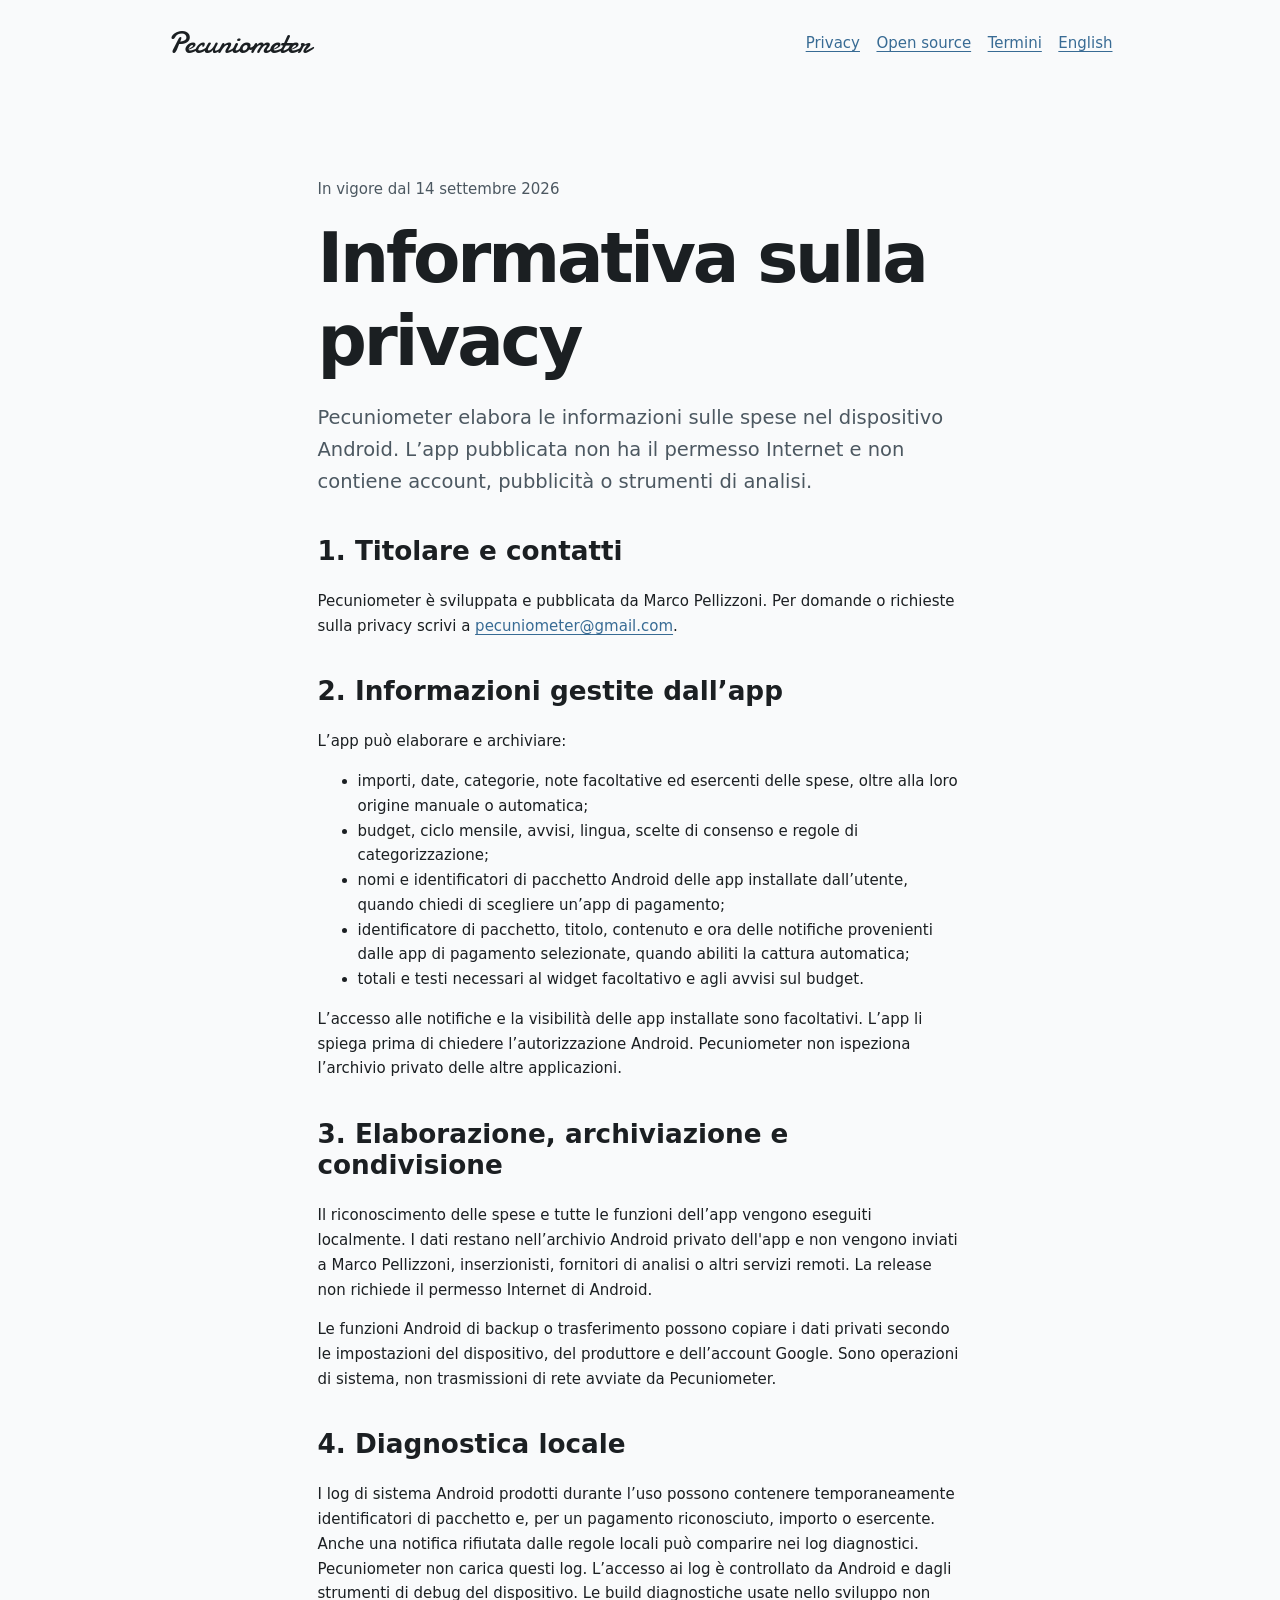
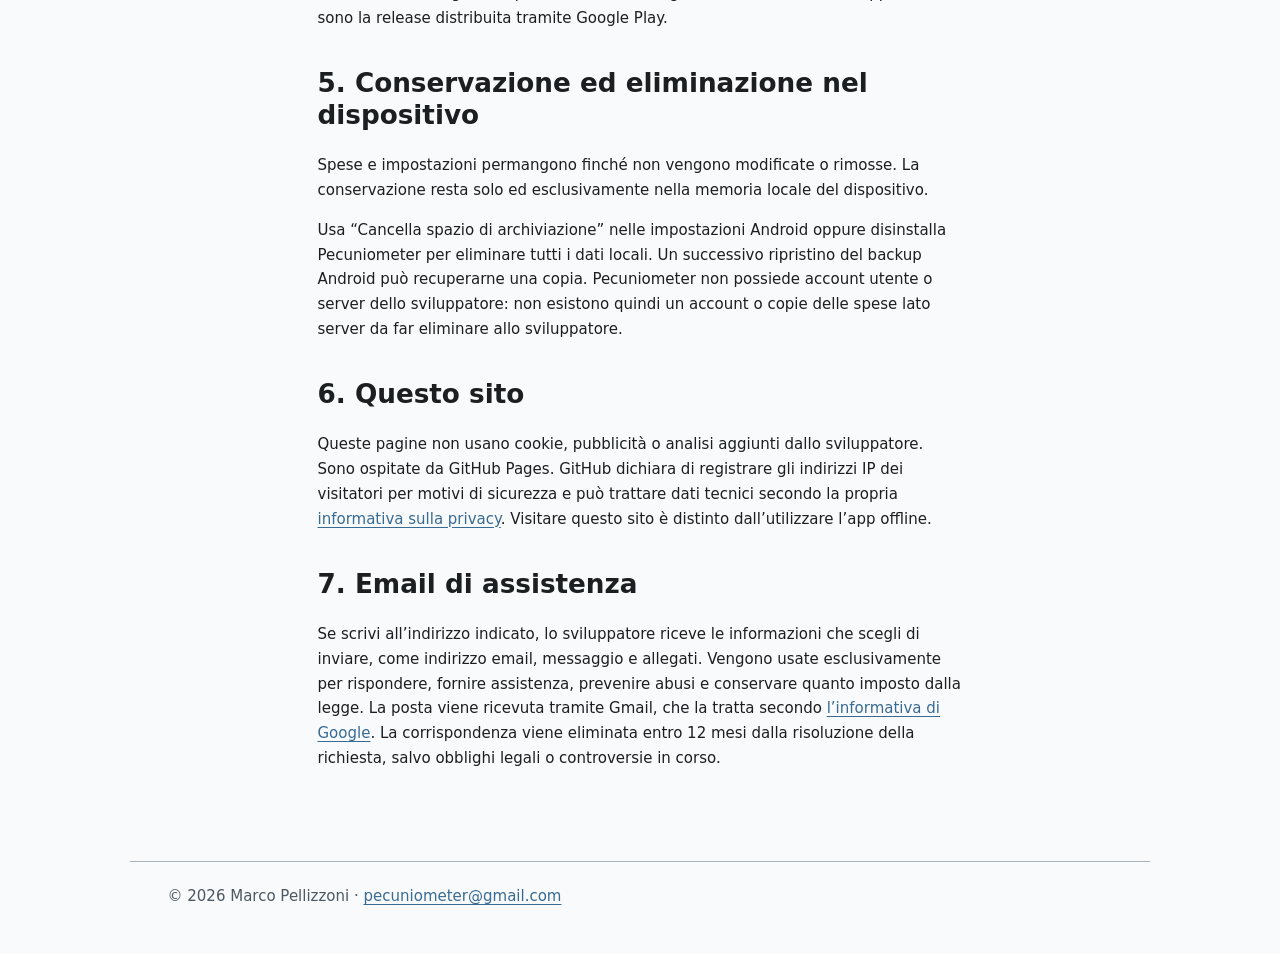
<file: it/privacy/index.html>
<!doctype html>
<html lang="it">

<head>
  <meta charset="utf-8">
  <meta name="viewport" content="width=device-width, initial-scale=1">
  <meta name="color-scheme" content="light dark">
  <meta name="description" content="Informativa sulla privacy di Pecuniometer.">
  <title>Informativa sulla privacy · Pecuniometer</title>
  <link rel="stylesheet" href="../../assets/style.css">
</head>

<body>
  <a class="skip-link" href="#content">Vai al contenuto</a>
  <header>
    <a class="brand" href="../">Pecuniometer</a>
    <nav aria-label="Documenti legali">
      <a aria-current="page" href="./">Privacy</a>
      <a href="../open-source/">Open source</a>
      <a href="../terms/">Termini</a>
      <a lang="en" hreflang="en" href="../../privacy/">English</a>
    </nav>
  </header>
  <main id="content" class="prose">
    <p class="meta">In vigore dal 14 settembre 2026</p>
    <h1>Informativa sulla privacy</h1>
    <p class="lede">
      Pecuniometer elabora le informazioni sulle spese nel dispositivo Android.
      L’app pubblicata non ha il permesso Internet e non contiene account,
      pubblicità o strumenti di analisi.
    </p>

    <h2>1. Titolare e contatti</h2>
    <p>
      Pecuniometer è sviluppata e pubblicata da Marco Pellizzoni. Per domande o
      richieste sulla privacy scrivi a
      <a href="mailto:pecuniometer@gmail.com">pecuniometer@gmail.com</a>.
    </p>

    <h2>2. Informazioni gestite dall’app</h2>
    <p>L’app può elaborare e archiviare:</p>
    <ul>
      <li>importi, date, categorie, note facoltative ed esercenti delle spese, oltre alla loro origine manuale o
        automatica;</li>
      <li>budget, ciclo mensile, avvisi, lingua, scelte di consenso e regole di categorizzazione;</li>
      <li>nomi e identificatori di pacchetto Android delle app installate dall’utente, quando chiedi di scegliere un’app
        di pagamento;</li>
      <li>identificatore di pacchetto, titolo, contenuto e ora delle notifiche provenienti dalle app di pagamento
        selezionate, quando abiliti la cattura automatica;</li>
      <li>totali e testi necessari al widget facoltativo e agli avvisi sul budget.</li>
    </ul>
    <p>
      L’accesso alle notifiche e la visibilità delle app installate sono
      facoltativi. L’app li spiega prima di chiedere l’autorizzazione Android.
      Pecuniometer non ispeziona l’archivio privato delle altre applicazioni.
    </p>

    <h2>3. Elaborazione, archiviazione e condivisione</h2>
    <p>
      Il riconoscimento delle spese e tutte le funzioni dell’app vengono eseguiti
      localmente. I dati restano nell’archivio Android privato dell'app e
      non vengono inviati a Marco Pellizzoni, inserzionisti, fornitori di analisi
      o altri servizi remoti. La release non richiede il permesso Internet di
      Android.
    </p>
    <p>
      Le funzioni Android di backup o trasferimento possono copiare i dati privati
      secondo le impostazioni del dispositivo, del produttore e dell’account
      Google. Sono operazioni di sistema, non trasmissioni di rete avviate da
      Pecuniometer.
    </p>

    <h2>4. Diagnostica locale</h2>
    <p>
      I log di sistema Android prodotti durante l’uso possono contenere
      temporaneamente identificatori di pacchetto e, per un pagamento
      riconosciuto, importo o esercente. Anche una notifica rifiutata dalle regole
      locali può comparire nei log diagnostici. Pecuniometer non carica questi
      log. L’accesso ai log è controllato da Android e dagli strumenti di debug
      del dispositivo. Le build diagnostiche usate nello sviluppo non sono la
      release distribuita tramite Google Play.
    </p>

    <h2>5. Conservazione ed eliminazione nel dispositivo</h2>
    <p>
      Spese e impostazioni permangono finché non vengono modificate o rimosse. La
      conservazione resta solo ed esclusivamente nella memoria locale del dispositivo.
    </p>
    <p>
      Usa “Cancella spazio di archiviazione” nelle impostazioni Android oppure
      disinstalla Pecuniometer per eliminare tutti i dati locali. Un successivo
      ripristino del backup Android può recuperarne una copia. Pecuniometer non
      possiede account utente o server dello sviluppatore: non esistono quindi un
      account o copie delle spese lato server da far eliminare allo sviluppatore.
    </p>

    <h2>6. Questo sito</h2>
    <p>
      Queste pagine non usano cookie, pubblicità o analisi aggiunti dallo
      sviluppatore. Sono ospitate da GitHub Pages. GitHub dichiara di registrare
      gli indirizzi IP dei visitatori per motivi di sicurezza e può trattare dati
      tecnici secondo la propria
      <a href="https://docs.github.com/it/site-policy/privacy-policies/github-general-privacy-statement">informativa
        sulla privacy</a>.
      Visitare questo sito è distinto dall’utilizzare l’app offline.
    </p>

    <h2>7. Email di assistenza</h2>
    <p>
      Se scrivi all’indirizzo indicato, lo sviluppatore riceve le informazioni
      che scegli di inviare, come indirizzo email, messaggio e allegati. Vengono
      usate esclusivamente per rispondere, fornire assistenza, prevenire abusi e
      conservare quanto imposto dalla legge. La posta viene ricevuta tramite
      Gmail, che la tratta secondo
      <a href="https://policies.google.com/privacy?hl=it">l’informativa di Google</a>.
      La corrispondenza viene eliminata entro 12 mesi dalla risoluzione della
      richiesta, salvo obblighi legali o controversie in corso.
    </p>

  </main>
  <footer>© 2026 Marco Pellizzoni · <a href="mailto:pecuniometer@gmail.com">pecuniometer@gmail.com</a></footer>
</body>

</html>
</file>
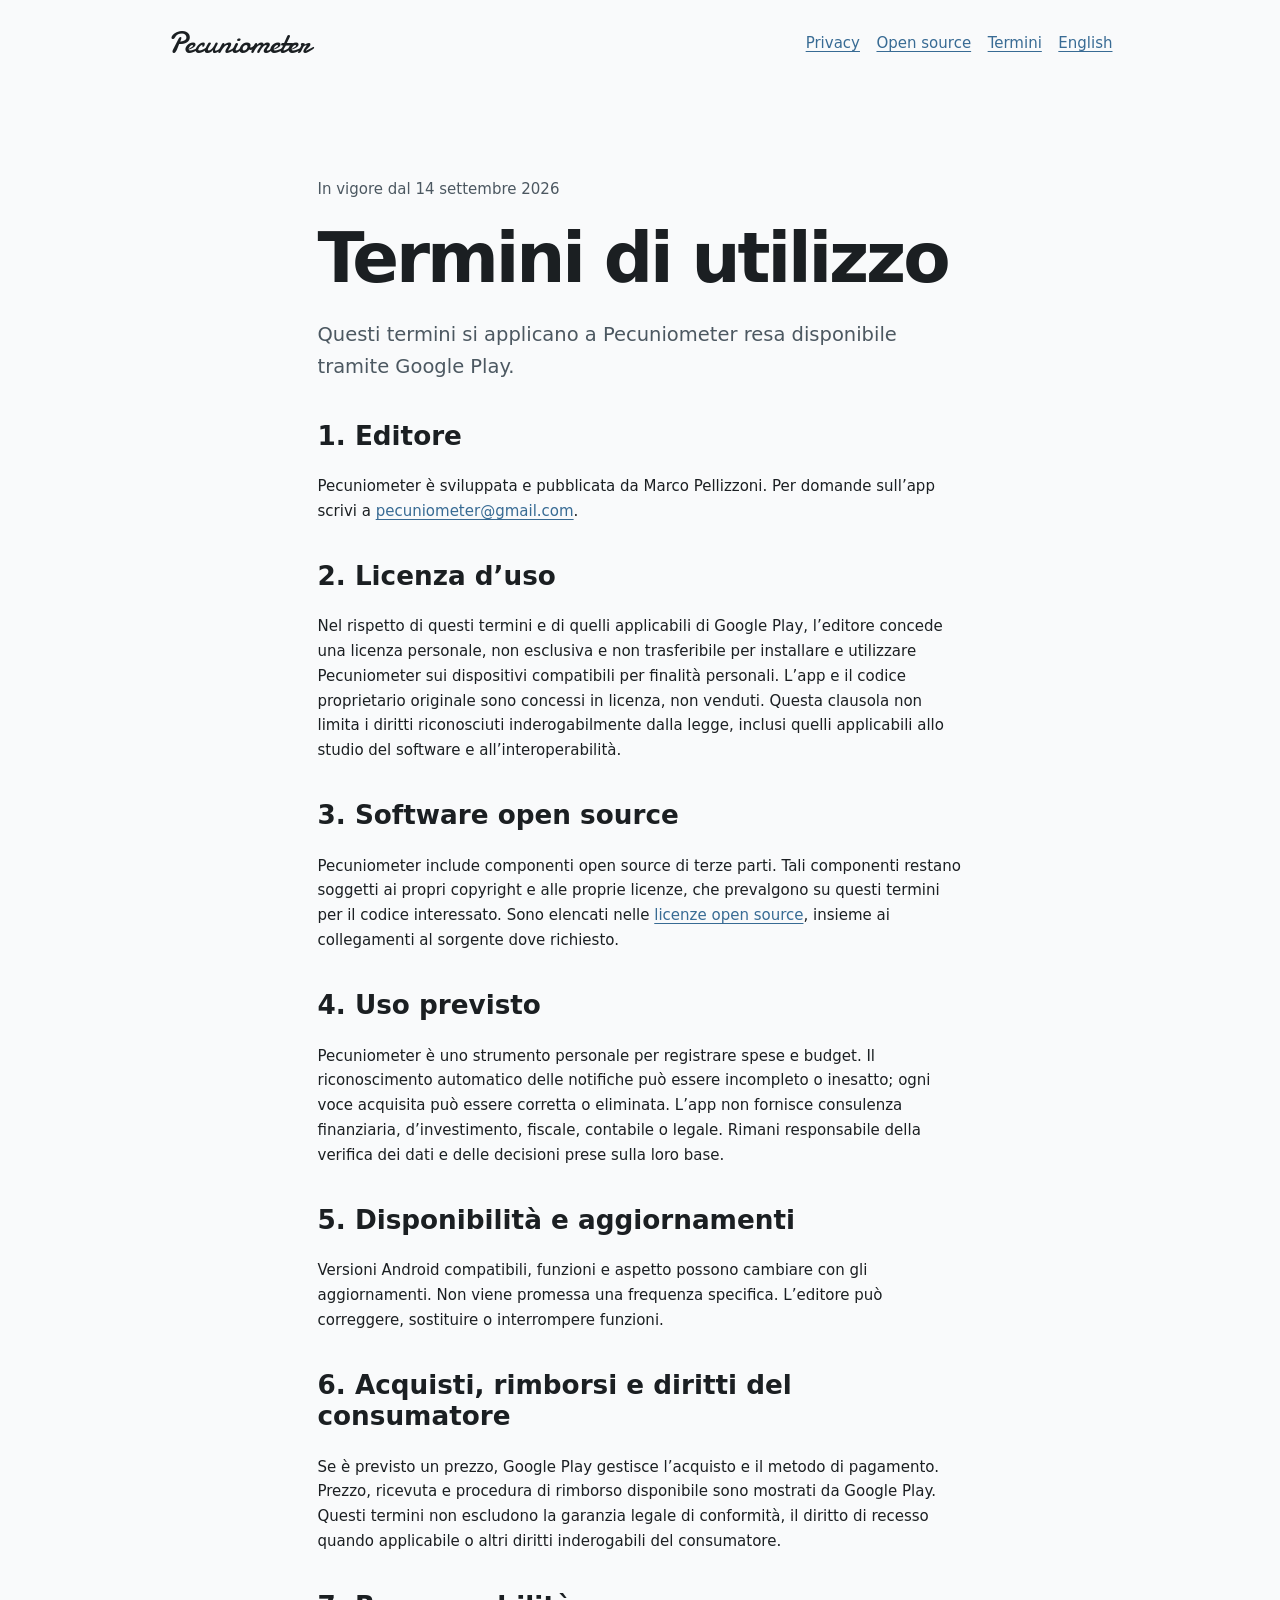
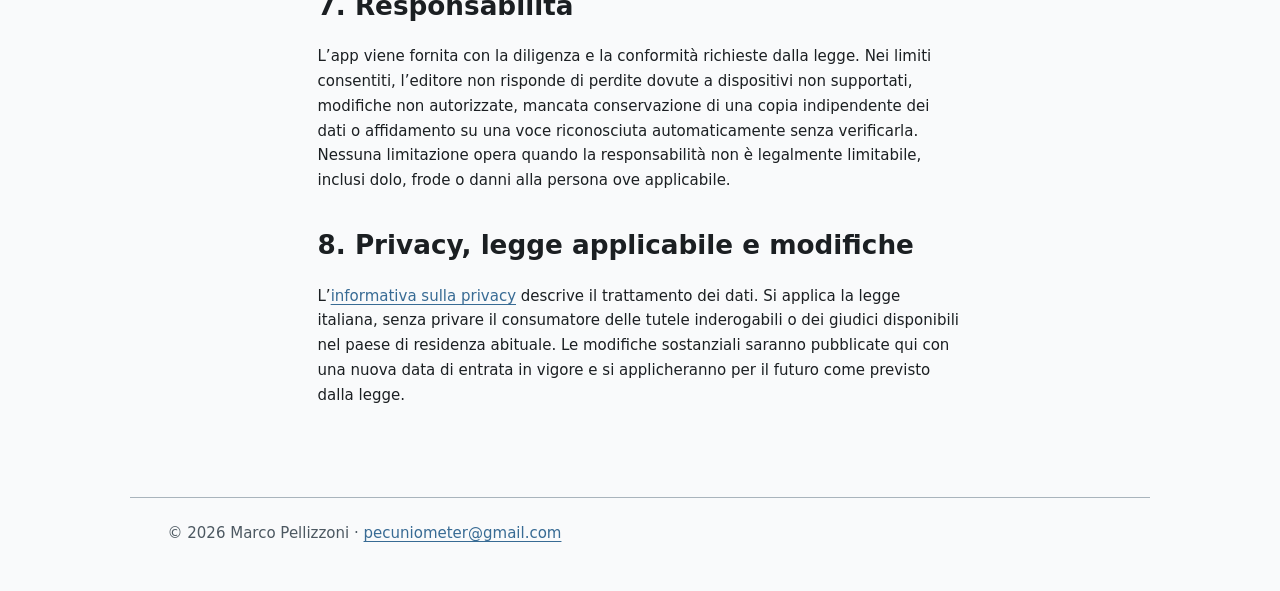
<file: it/terms/index.html>
<!doctype html>
<html lang="it">

<head>
  <meta charset="utf-8">
  <meta name="viewport" content="width=device-width, initial-scale=1">
  <meta name="color-scheme" content="light dark">
  <meta name="description" content="Termini di utilizzo di Pecuniometer.">
  <title>Termini di utilizzo · Pecuniometer</title>
  <link rel="stylesheet" href="../../assets/style.css">
</head>

<body>
  <a class="skip-link" href="#content">Vai al contenuto</a>
  <header>
    <a class="brand" href="../">Pecuniometer</a>
    <nav aria-label="Documenti legali">
      <a href="../privacy/">Privacy</a>
      <a href="../open-source/">Open source</a>
      <a aria-current="page" href="./">Termini</a>
      <a lang="en" hreflang="en" href="../../terms/">English</a>
    </nav>
  </header>
  <main id="content" class="prose">
    <p class="meta">In vigore dal 14 settembre 2026</p>
    <h1>Termini di utilizzo</h1>
    <p class="lede">Questi termini si applicano a Pecuniometer resa disponibile tramite Google Play.</p>

    <h2>1. Editore</h2>
    <p>
      Pecuniometer è sviluppata e pubblicata da Marco Pellizzoni. Per domande
      sull’app scrivi a
      <a href="mailto:pecuniometer@gmail.com">pecuniometer@gmail.com</a>.
    </p>

    <h2>2. Licenza d’uso</h2>
    <p>
      Nel rispetto di questi termini e di quelli applicabili di Google Play,
      l’editore concede una licenza personale, non esclusiva e non trasferibile
      per installare e utilizzare Pecuniometer sui dispositivi compatibili per
      finalità personali. L’app e il codice proprietario originale sono concessi
      in licenza, non venduti. Questa clausola non limita i diritti riconosciuti
      inderogabilmente dalla legge, inclusi quelli applicabili allo studio del
      software e all’interoperabilità.
    </p>

    <h2>3. Software open source</h2>
    <p>
      Pecuniometer include componenti open source di terze parti. Tali componenti
      restano soggetti ai propri copyright e alle proprie licenze, che prevalgono
      su questi termini per il codice interessato. Sono elencati nelle
      <a href="../open-source/">licenze open source</a>, insieme ai collegamenti
      al sorgente dove richiesto.
    </p>

    <h2>4. Uso previsto</h2>
    <p>
      Pecuniometer è uno strumento personale per registrare spese e budget. Il
      riconoscimento automatico delle notifiche può essere incompleto o inesatto;
      ogni voce acquisita può essere corretta o eliminata. L’app non fornisce
      consulenza finanziaria, d’investimento, fiscale, contabile o legale. Rimani
      responsabile della verifica dei dati e delle decisioni prese sulla loro base.
    </p>

    <h2>5. Disponibilità e aggiornamenti</h2>
    <p>
      Versioni Android compatibili, funzioni e aspetto possono cambiare con gli
      aggiornamenti. Non viene promessa una frequenza specifica. L’editore può
      correggere, sostituire o interrompere funzioni.
    </p>

    <h2>6. Acquisti, rimborsi e diritti del consumatore</h2>
    <p>
      Se è previsto un prezzo, Google Play gestisce l’acquisto e il metodo di
      pagamento. Prezzo, ricevuta e procedura di rimborso disponibile sono mostrati da Google Play.
      Questi termini non escludono la garanzia legale di conformità, il diritto di
      recesso quando applicabile o altri diritti inderogabili del consumatore.
    </p>

    <h2>7. Responsabilità</h2>
    <p>
      L’app viene fornita con la diligenza e la conformità richieste dalla legge.
      Nei limiti consentiti, l’editore non risponde di perdite dovute a dispositivi
      non supportati, modifiche non autorizzate, mancata conservazione di una copia
      indipendente dei dati o affidamento su una voce riconosciuta automaticamente
      senza verificarla. Nessuna limitazione opera quando la responsabilità non è
      legalmente limitabile, inclusi dolo, frode o danni alla persona ove applicabile.
    </p>

    <h2>8. Privacy, legge applicabile e modifiche</h2>
    <p>
      L’<a href="../privacy/">informativa sulla privacy</a> descrive il trattamento
      dei dati. Si applica la legge italiana, senza privare il consumatore delle
      tutele inderogabili o dei giudici disponibili nel paese di residenza abituale.
      Le modifiche sostanziali saranno pubblicate qui con una nuova data di entrata
      in vigore e si applicheranno per il futuro come previsto dalla legge.
    </p>
  </main>
  <footer>© 2026 Marco Pellizzoni · <a href="mailto:pecuniometer@gmail.com">pecuniometer@gmail.com</a></footer>
</body>

</html>
</file>
<file: assets/style.css>
@import url("theme.css");

@font-face {
  font-family: "Damion";
  src: url("fonts/Damion-Regular.ttf") format("truetype");
  font-style: normal;
  font-weight: 400;
  font-display: swap;
}

:root {
  color-scheme: light dark;
  font: 15px/1.65 Roboto, system-ui, -apple-system, BlinkMacSystemFont, "Segoe UI",
    sans-serif;
}

* {
  box-sizing: border-box;
}

html {
  scroll-behavior: smooth;
}

body {
  background: var(--background);
  color: var(--text);
  margin: 0;
}

a {
  color: var(--accent);
  text-underline-offset: 0.2em;
}

a:focus-visible,
summary:focus-visible {
  outline: 3px solid var(--accent);
  outline-offset: 4px;
  border-radius: 0.2rem;
}

.skip-link {
  background: var(--surface);
  left: 1rem;
  padding: 0.6rem 0.9rem;
  position: fixed;
  top: -5rem;
  z-index: 2;
}

.skip-link:focus {
  top: 1rem;
}

header,
main,
footer {
  margin-inline: auto;
  max-width: 68rem;
  padding-inline: clamp(1rem, 4vw, 2.5rem);
}

header {
  align-items: center;
  display: flex;
  gap: 1rem;
  justify-content: space-between;
  padding-block: 1.25rem;
}

.brand {
  color: var(--text);
  font-family: "Damion", cursive;
  font-size: 30px;
  font-weight: 400;
  text-decoration: none;
}

nav {
  display: flex;
  flex-wrap: wrap;
  gap: 0.6rem 1.1rem;
  justify-content: flex-end;
}

main {
  padding-block: clamp(2rem, 8vw, 5rem);
}

.prose {
  max-width: 48rem;
}

h1,
h2 {
  line-height: 1.2;
}

h1 {
  font-size: clamp(2.2rem, 7vw, 4.6rem);
  letter-spacing: -0.045em;
  margin: 0 0 1rem;
}

h2 {
  font-size: clamp(1.35rem, 3vw, 1.75rem);
  margin-top: 2.5rem;
}

.lede {
  color: var(--muted);
  font-size: clamp(1.08rem, 2.5vw, 1.3rem);
  max-width: 43rem;
}

.meta,
.muted {
  color: var(--muted);
}

.cards {
  display: grid;
  gap: 1rem;
  grid-template-columns: repeat(auto-fit, minmax(min(100%, 16rem), 1fr));
  margin-top: 2.5rem;
}

.card,
.component {
  background: var(--surface);
  border: 1px solid var(--border);
  border-radius: var(--radius);
  padding: 1.35rem;
}

.card h2,
.component h2 {
  margin-top: 0;
}

.card-link {
  display: inline-block;
  font-weight: 700;
  margin-top: 0.5rem;
}

.component {
  margin-block: 1rem;
}

.badge {
  border: 1px solid var(--border);
  border-radius: 999px;
  display: inline-block;
  font-size: 0.85rem;
  font-weight: 700;
  padding: 0.15rem 0.6rem;
}

.actions {
  display: flex;
  flex-wrap: wrap;
  gap: 0.6rem 1rem;
}

details {
  border-top: 1px solid var(--border);
  margin-top: 1rem;
  padding-top: 0.8rem;
}

summary {
  cursor: pointer;
  font-weight: 700;
}

pre {
  background: var(--surface-raised);
  border: 1px solid var(--border);
  border-radius: 0.6rem;
  font: 0.8rem/1.5 ui-monospace, SFMono-Regular, Consolas, monospace;
  max-height: 32rem;
  overflow: auto;
  padding: 1rem;
  white-space: pre-wrap;
}

footer {
  border-top: 1px solid var(--border);
  color: var(--muted);
  padding-block: 1.5rem 3rem;
}

@media (max-width: 42rem) {
  header {
    align-items: flex-start;
    flex-direction: column;
  }

  nav {
    justify-content: flex-start;
  }
}
</file>
